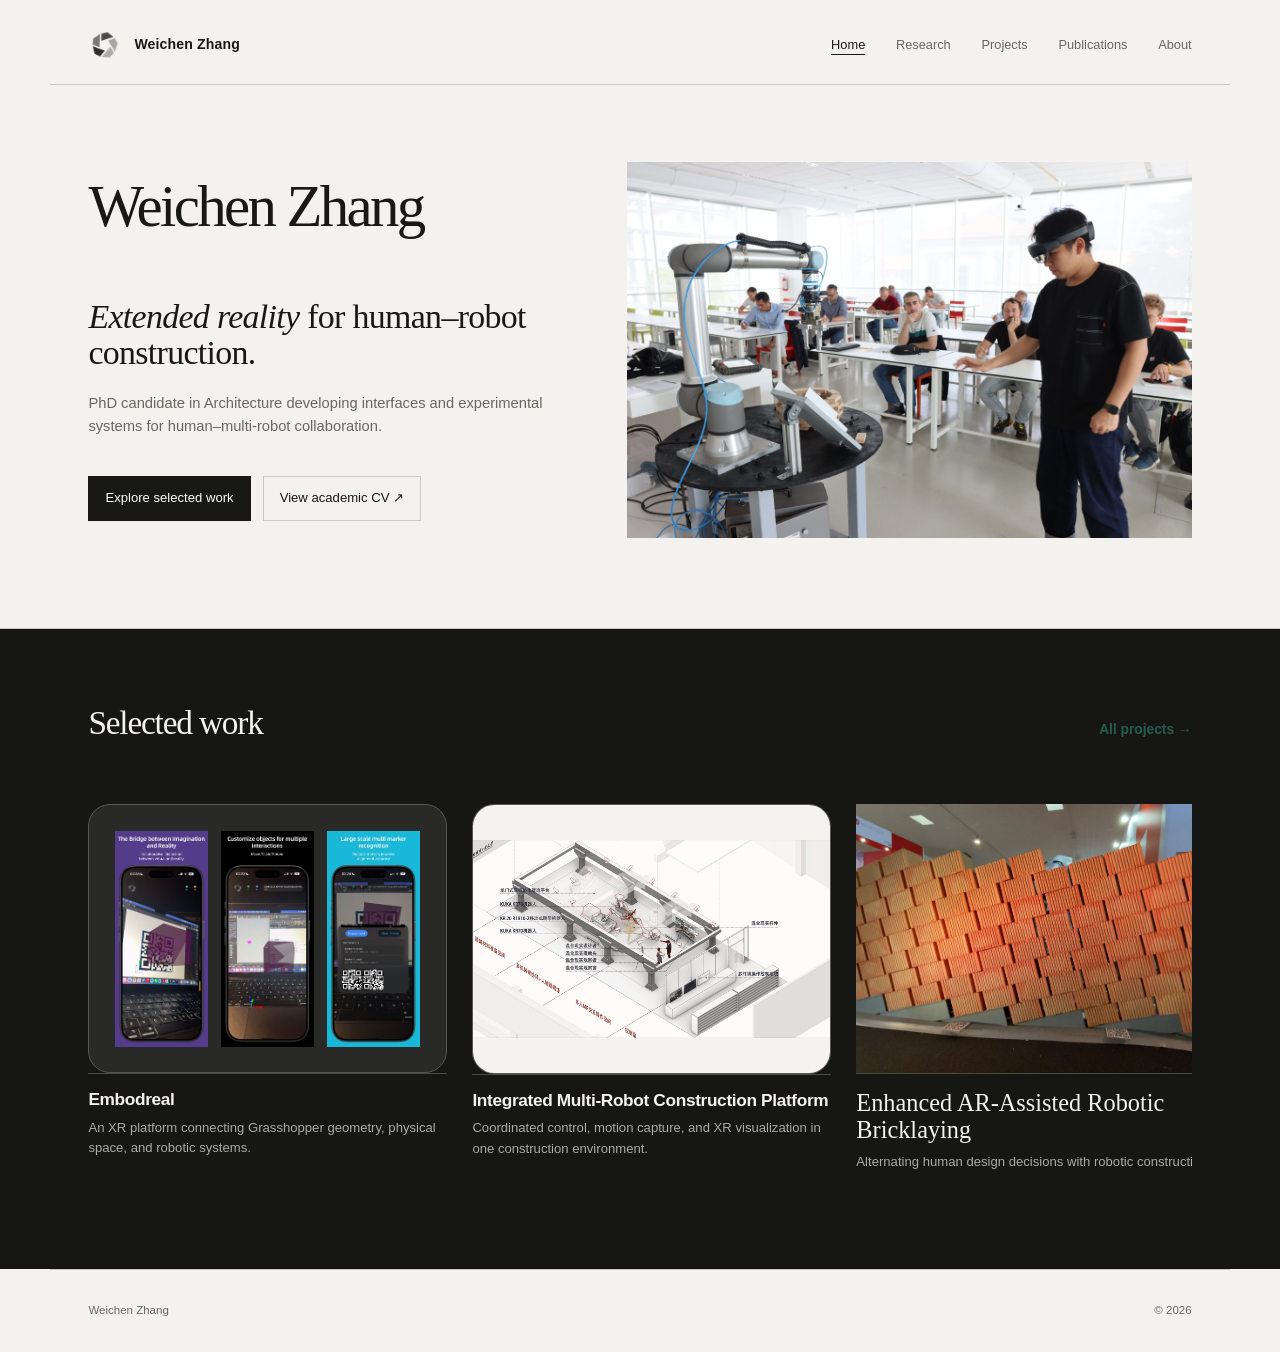
<file: index.html>
<!doctype html>
<html lang="en">
<head>
  <meta charset="utf-8">
  <meta name="viewport" content="width=device-width, initial-scale=1">
  <title>Weichen Zhang · Architectural Robotics and Human–Robot Interaction</title>
  <meta name="description" content="Weichen Zhang is a PhD candidate researching extended reality, embodied interaction, and human–multi-robot collaboration in architectural construction.">
  <meta name="theme-color" content="#f5f7f8">
  <meta property="og:title" content="Weichen Zhang · Academic Portfolio">
  <meta property="og:description" content="Research in architectural robotics, extended reality, and human–robot interaction.">
  <link rel="icon" href="assets/brand-mark-grayscale.png" type="image/png">
  <link rel="stylesheet" href="styles-studio.css?v=20261103-3">
  <script type="application/ld+json">
  {
    "@context": "https://schema.org",
    "@type": "Person",
    "name": "Weichen Zhang",
    "jobTitle": "PhD Candidate in Architecture",
    "affiliation": {"@type": "CollegeOrUniversity", "name": "Harbin Institute of Technology"},
    "email": "mailto:zhang.weichen@outlook.com",
    "sameAs": [
      "https://scholar.google.com/citations?user=GpyMK5IAAAAJ&hl=en",
      "https://www.food4rhino.com/en/app/embodreal",
      "https://apps.apple.com/us/app/embodreal/id6759728608"
    ],
    "knowsAbout": ["Architectural robotics", "Extended reality", "Human-robot interaction", "Robotic construction", "Computational design"]
  }
  </script>
</head>
<body class="page-home">
  <a class="skip-link" href="#main">Skip to content</a>
  <header class="site-header">
    <a class="brand" href="index.html" aria-label="Weichen Zhang home">
      <span class="brand-mark"><img src="assets/brand-mark-grayscale.png" alt=""></span><strong>Weichen Zhang</strong>
    </a>
    <button class="nav-toggle" type="button" aria-expanded="false" aria-controls="site-nav">
      <span>Menu</span><i aria-hidden="true"></i>
    </button>
    <nav id="site-nav" aria-label="Primary navigation" data-open="false">
      <a href="index.html" aria-current="page">Home</a>
      <a href="research.html">Research</a>
      <a href="projects.html">Projects</a>
      <a href="publications.html">Publications</a>
      <a href="about.html">About</a>
    </nav>
  </header>

  <main id="main">
    <section class="hero" id="top" aria-labelledby="hero-title">
      <div class="hero-grid">
        <div class="hero-copy">
          <h1 id="hero-title">Weichen Zhang</h1>
          <p class="hero-focus"><em>Extended reality</em> for human–robot construction.</p>
          <p class="hero-statement">PhD candidate in Architecture developing interfaces and experimental systems for human–multi-robot collaboration.</p>
          <div class="hero-actions">
            <a class="button button--primary" href="projects.html">Explore selected work</a>
            <a class="button" href="assets/Weichen-Zhang-Academic-CV.pdf?v=20261103-2" target="_blank">View academic CV <span aria-hidden="true">↗</span></a>
          </div>
        </div>
        <figure class="hero-photo">
          <img src="assets/weichen-zhang-xr-robotics.jpg" width="2400" height="1600" alt="Weichen Zhang using an extended-reality headset beside a robotic fabrication setup" fetchpriority="high">
        </figure>
      </div>
    </section>

    <section class="section projects-section" aria-labelledby="projects-title">
      <div class="section-intro section-intro--compact">
        <h2 id="projects-title">Selected work</h2>
        <a class="section-link" href="projects.html">All projects <span aria-hidden="true">→</span></a>
      </div>
      <div data-project-list data-view="home"></div>
    </section>
  </main>

  <footer>
    <p>Weichen Zhang</p>
    <p>PhD Candidate in Architecture · Harbin Institute of Technology</p>
    <p>© <span id="year">2026</span></p>
  </footer>
  <script src="data.js?v=20261103-3"></script>
  <script src="app.js?v=20261103-3"></script>
</body>
</html>
</file>
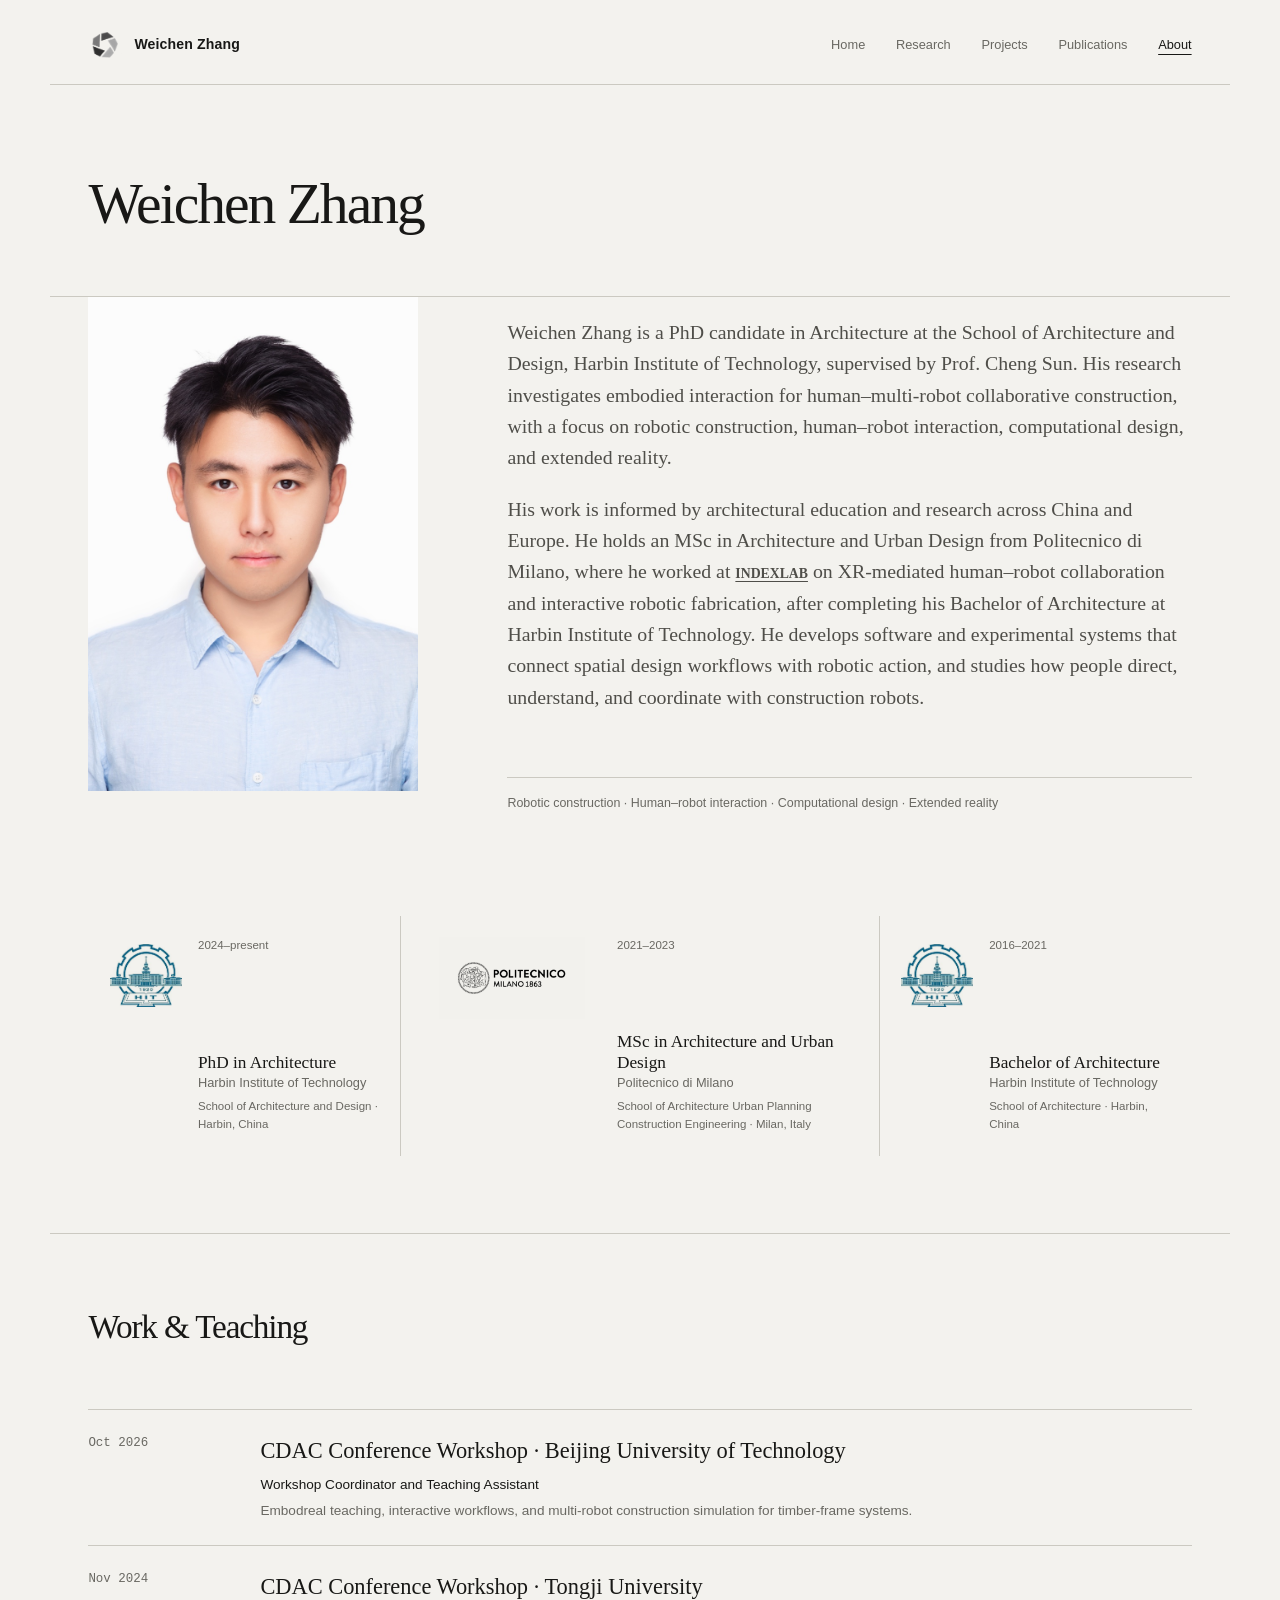
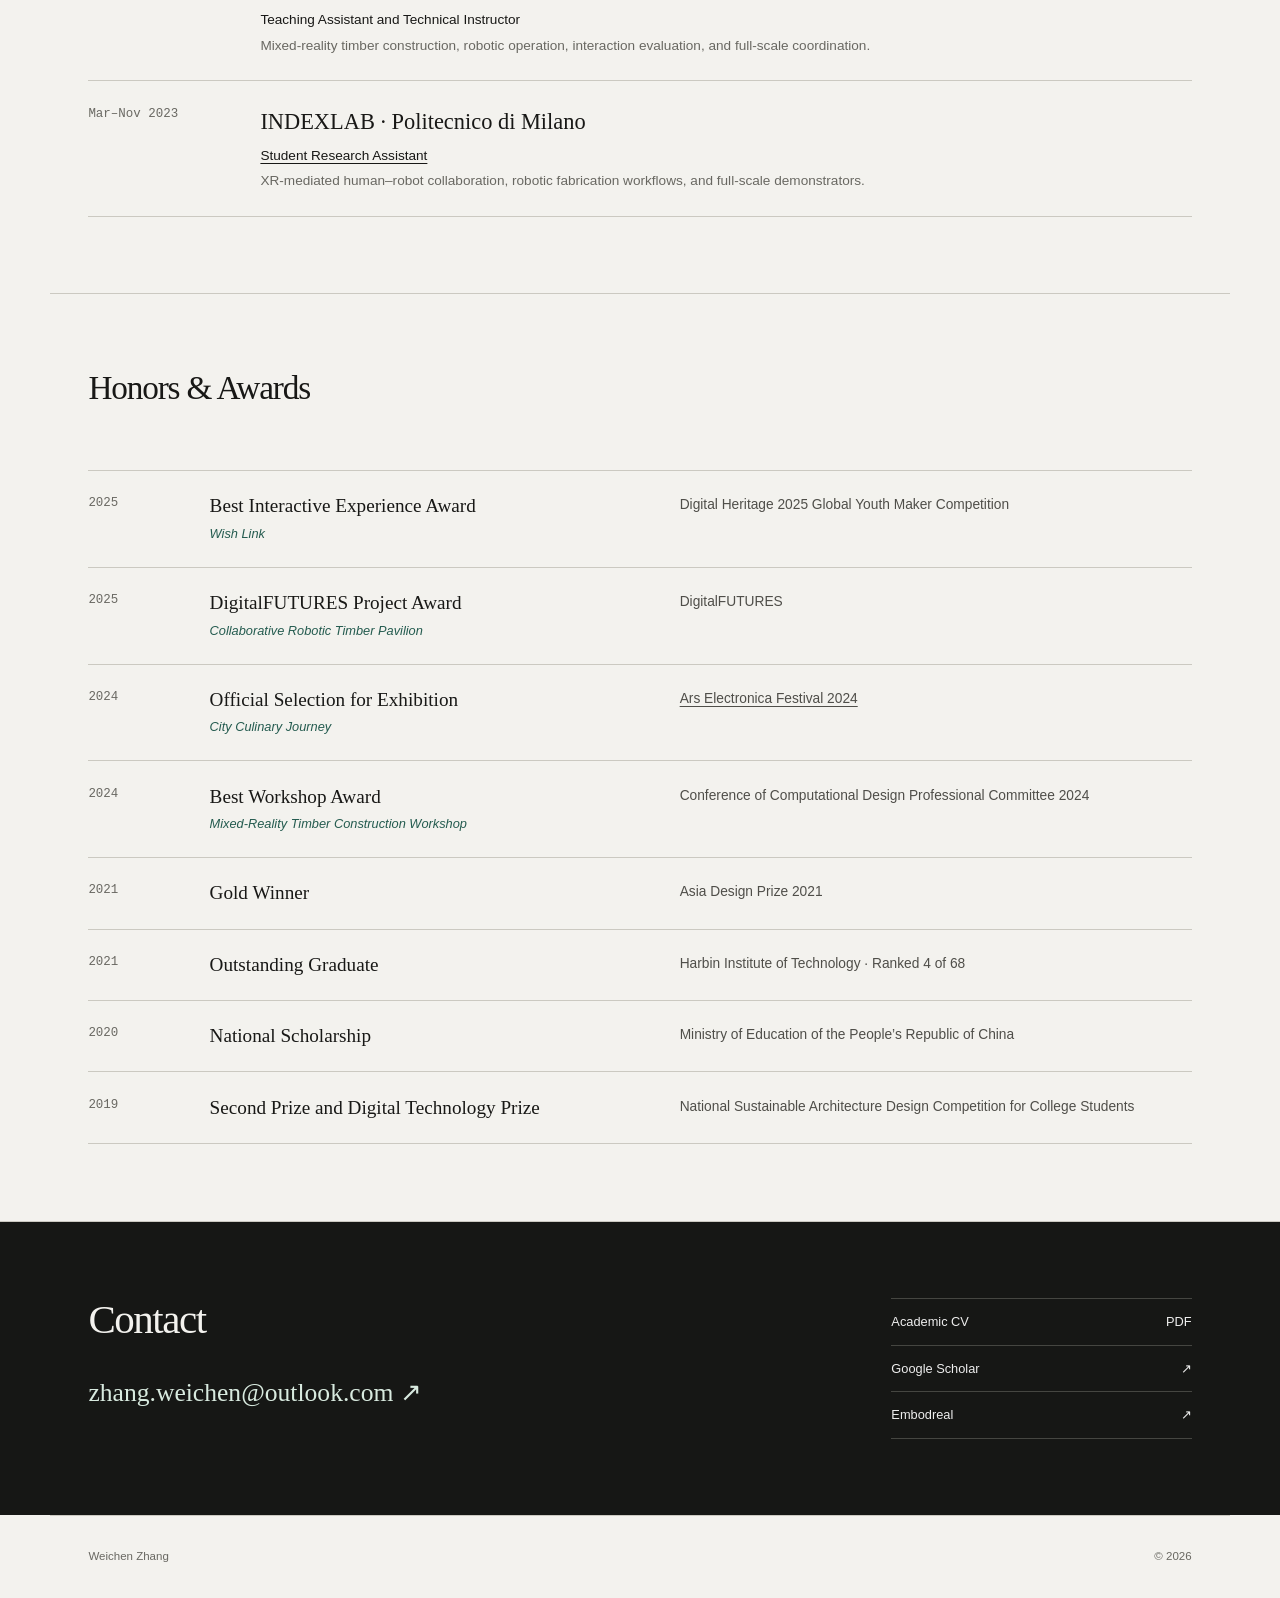
<file: about.html>
<!doctype html>
<html lang="en">
<head>
  <meta charset="utf-8">
  <meta name="viewport" content="width=device-width, initial-scale=1">
  <title>About · Weichen Zhang</title>
  <meta name="description" content="Biography, academic background, experience, recognition, and contact information for Weichen Zhang.">
  <meta name="theme-color" content="#f5f5f7">
  <link rel="icon" href="assets/brand-mark-grayscale.png" type="image/png">
  <link rel="stylesheet" href="styles-studio.css?v=20261103-3">
</head>
<body class="page-inner page-about">
  <a class="skip-link" href="#main">Skip to content</a>
  <header class="site-header">
    <a class="brand" href="index.html" aria-label="Weichen Zhang home"><span class="brand-mark"><img src="assets/brand-mark-grayscale.png" alt=""></span><strong>Weichen Zhang</strong></a>
    <button class="nav-toggle" type="button" aria-expanded="false" aria-controls="site-nav"><span>Menu</span><i aria-hidden="true"></i></button>
    <nav id="site-nav" aria-label="Primary navigation" data-open="false">
      <a href="index.html">Home</a><a href="research.html">Research</a><a href="projects.html">Projects</a><a href="publications.html">Publications</a><a href="about.html" aria-current="page">About</a>
    </nav>
  </header>
  <main id="main">
    <header class="page-hero page-hero--about"><h1>Weichen Zhang</h1></header>
    <section class="section profile-section" aria-labelledby="about-title">
      <div class="profile-layout">
        <figure class="profile-portrait"><img src="assets/weichen-zhang-portrait.jpg" width="801" height="1200" alt="Portrait of Weichen Zhang"></figure>
        <div class="profile-copy">
          <h2 id="about-title" class="visually-hidden">About</h2>
          <p>Weichen Zhang is a PhD candidate in Architecture at the School of Architecture and Design, Harbin Institute of Technology, supervised by Prof. Cheng Sun. His research investigates embodied interaction for human–multi-robot collaborative construction, with a focus on robotic construction, human–robot interaction, computational design, and extended reality.</p>
          <p>His work is informed by architectural education and research across China and Europe. He holds an MSc in Architecture and Urban Design from Politecnico di Milano, where he worked at <a class="text-link" href="https://www.indexlab.it/saie-2023" target="_blank" rel="noreferrer">INDEXLAB</a> on XR-mediated human–robot collaboration and interactive robotic fabrication, after completing his Bachelor of Architecture at Harbin Institute of Technology. He develops software and experimental systems that connect spatial design workflows with robotic action, and studies how people direct, understand, and coordinate with construction robots.</p>
          <p class="research-areas">Robotic construction · Human–robot interaction · Computational design · Extended reality</p>
        </div>
      </div>
      <ol class="education-strip" aria-label="Education">
        <li><img class="education-logo education-logo--hit" src="assets/education/hit-logo-user.png" alt="Harbin Institute of Technology emblem"><time>2024–present</time><div class="education-copy"><strong>PhD in Architecture</strong><span>Harbin Institute of Technology</span><em>School of Architecture and Design · Harbin, China</em></div></li>
        <li><img class="education-logo education-logo--polimi" src="assets/education/polimi-logo-user.png" alt="Politecnico di Milano emblem"><time>2021–2023</time><div class="education-copy"><strong>MSc in Architecture and Urban Design</strong><span>Politecnico di Milano</span><em>School of Architecture Urban Planning Construction Engineering · Milan, Italy</em></div></li>
        <li><img class="education-logo education-logo--hit" src="assets/education/hit-logo-user.png" alt="Harbin Institute of Technology emblem"><time>2016–2021</time><div class="education-copy"><strong>Bachelor of Architecture</strong><span>Harbin Institute of Technology</span><em>School of Architecture · Harbin, China</em></div></li>
      </ol>
    </section>
    <section class="section experience-section" aria-labelledby="experience-title">
      <div class="section-intro section-intro--compact"><h2 id="experience-title">Work &amp; Teaching</h2></div>
      <div id="experience-list" class="experience-list"></div>
    </section>
    <section class="section honors-section" aria-labelledby="honors-title">
      <div class="section-intro section-intro--compact"><h2 id="honors-title">Honors &amp; Awards</h2></div>
      <ul id="honors-list" class="honors-list"></ul>
    </section>
    <section class="contact section" id="contact" aria-labelledby="contact-title">
      <div class="contact-main">
        <h2 id="contact-title">Contact</h2>
        <a class="contact-email" href="mailto:zhang.weichen@outlook.com">zhang.weichen@outlook.com <span aria-hidden="true">↗</span></a>
      </div>
      <div class="contact-links">
        <a href="assets/Weichen-Zhang-Academic-CV.pdf?v=20261103-2" target="_blank">Academic CV <span>PDF</span></a>
        <a href="https://scholar.google.com/citations?user=GpyMK5IAAAAJ&hl=en" target="_blank" rel="noreferrer">Google Scholar <span>↗</span></a>
        <a href="https://www.food4rhino.com/en/app/embodreal" target="_blank" rel="noreferrer">Embodreal <span>↗</span></a>
      </div>
    </section>
  </main>
  <footer><p>Weichen Zhang</p><p>PhD Candidate in Architecture · Harbin Institute of Technology</p><p>© <span id="year">2026</span></p></footer>
  <script src="data.js?v=20261103-3"></script>
  <script src="app.js?v=20261103-3"></script>
</body>
</html>
</file>
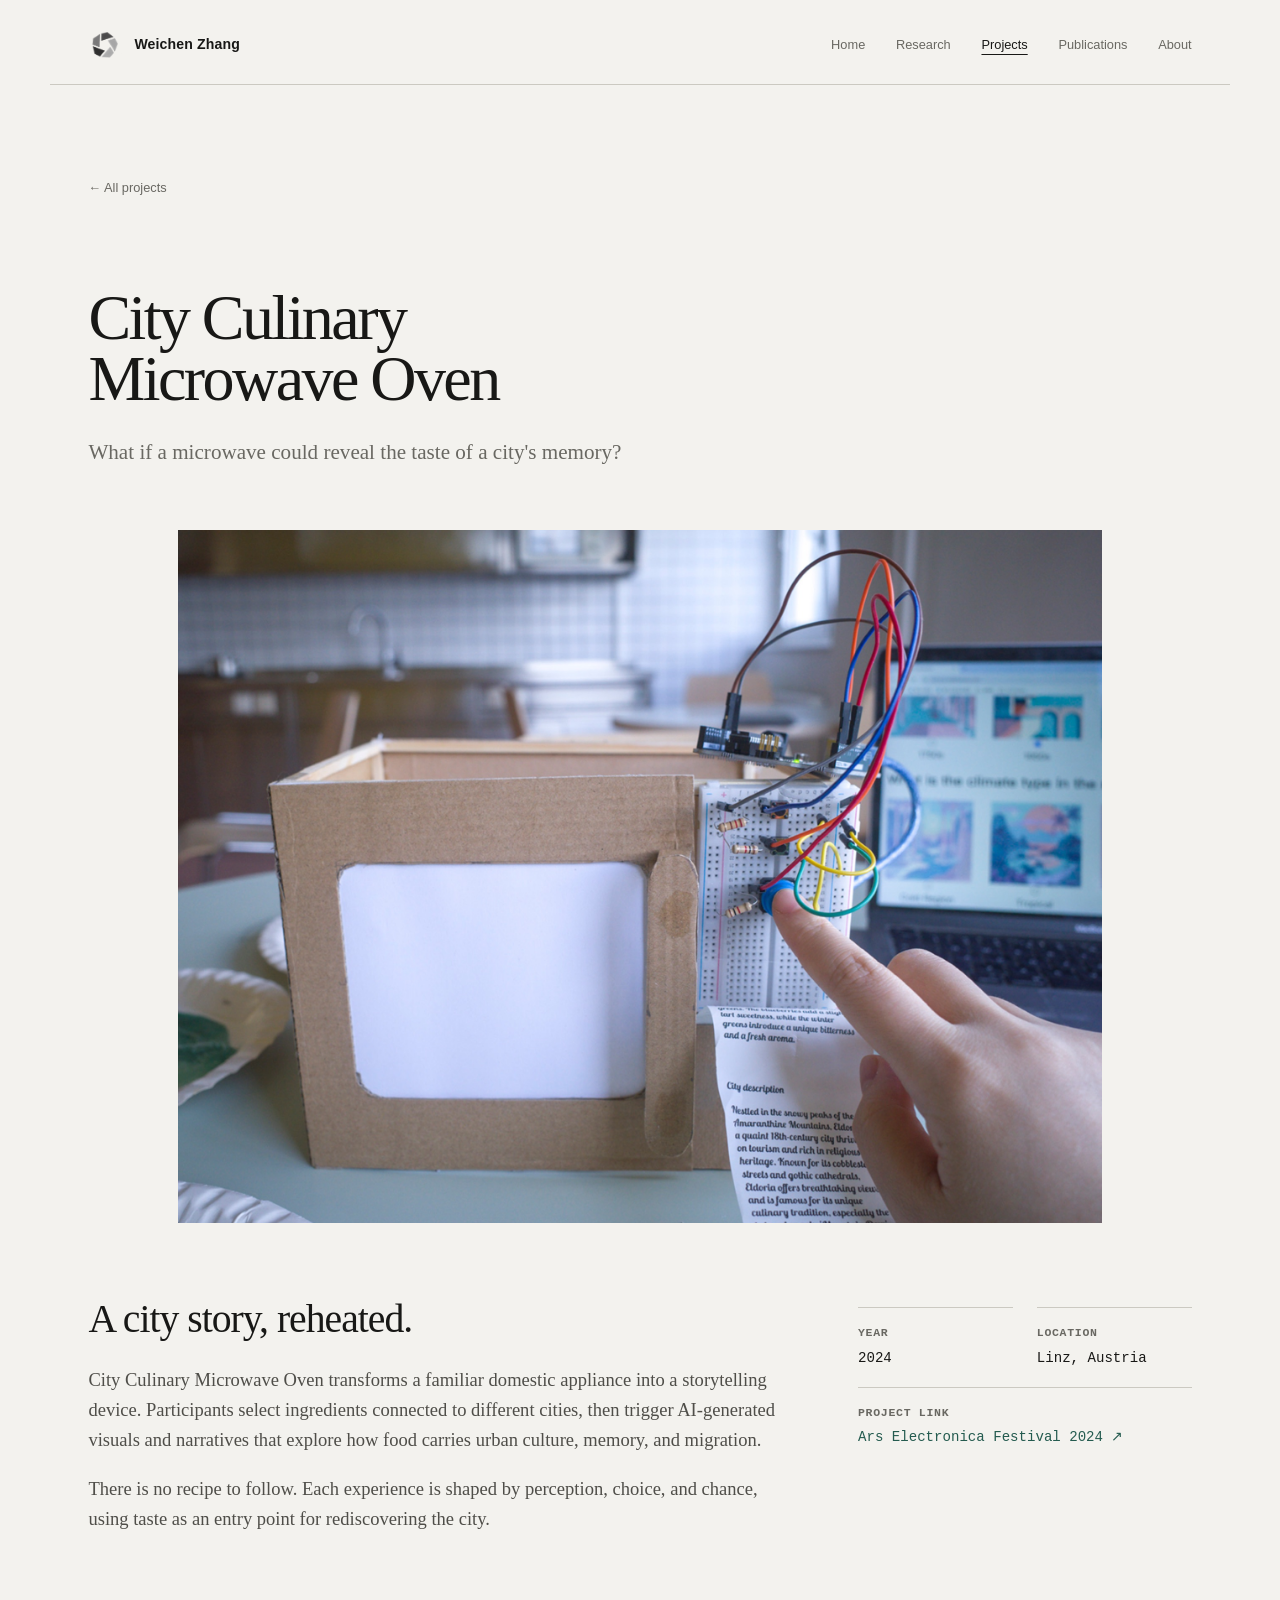
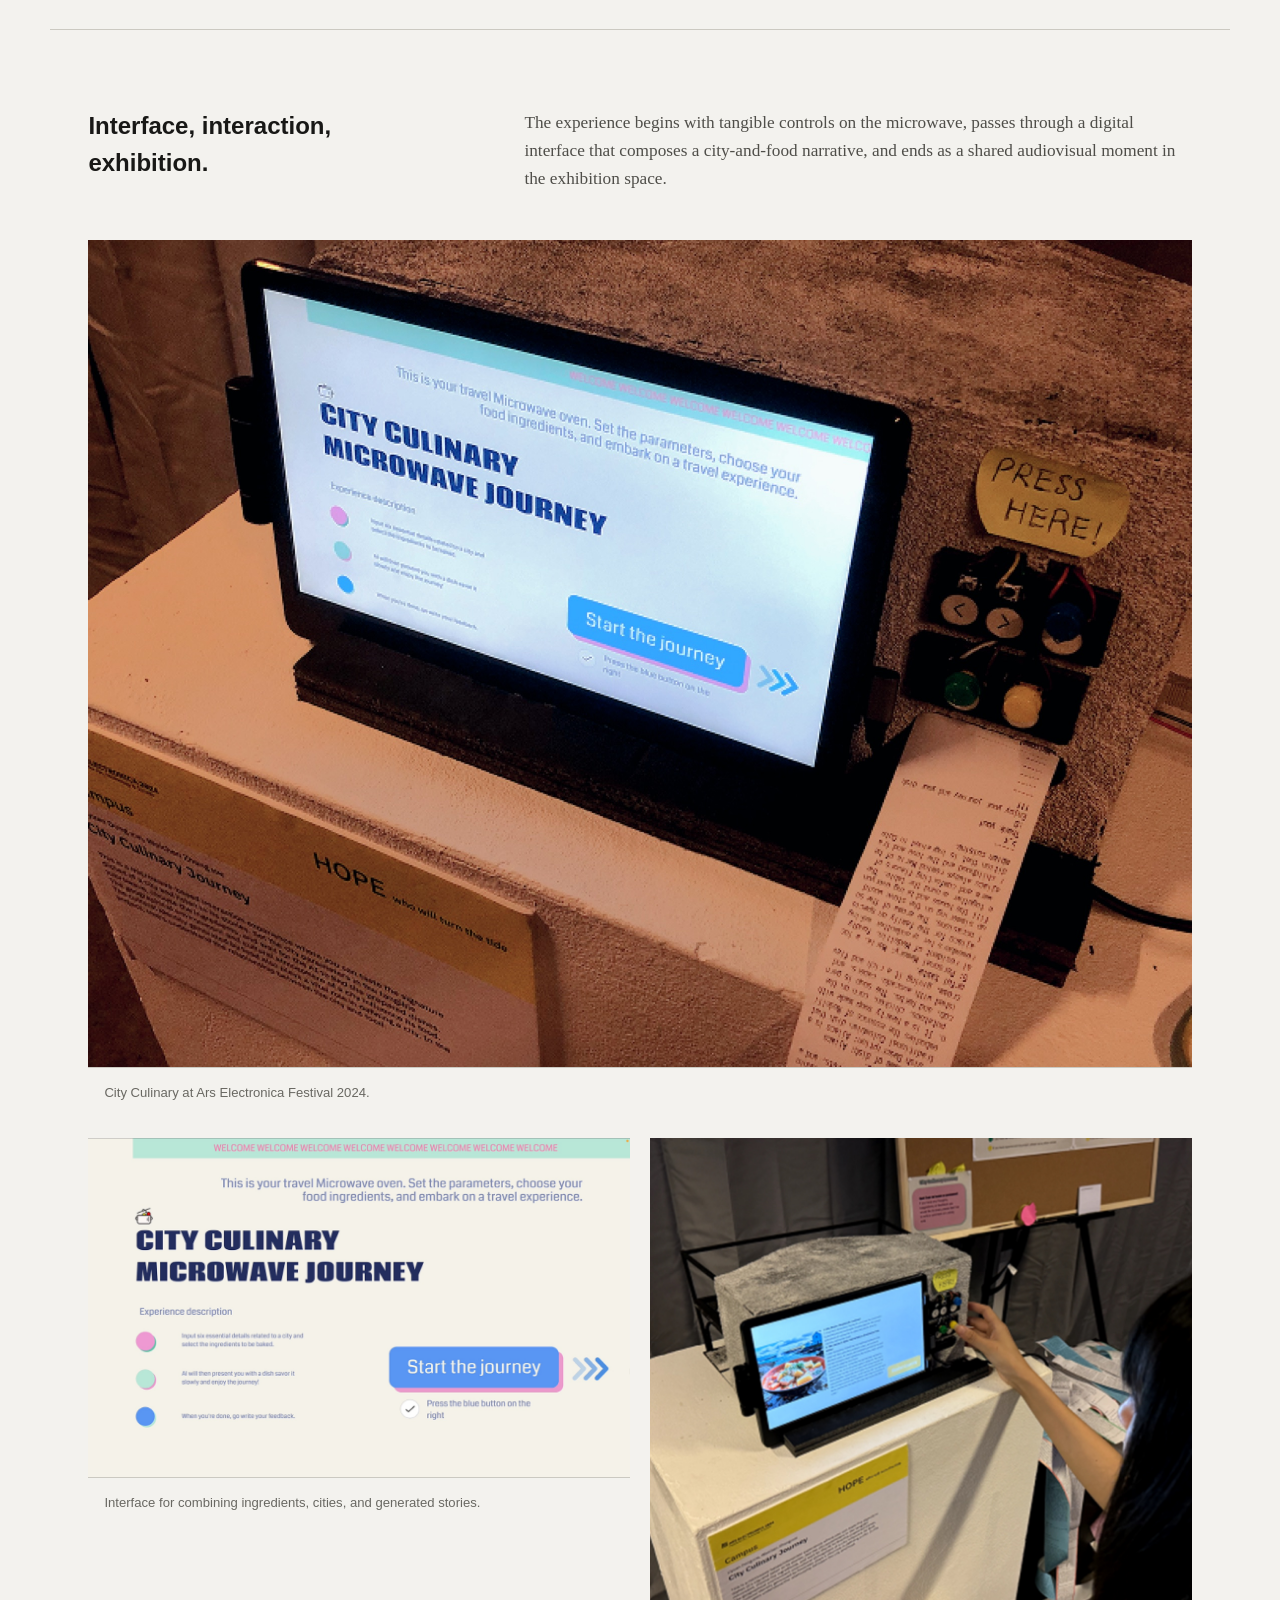
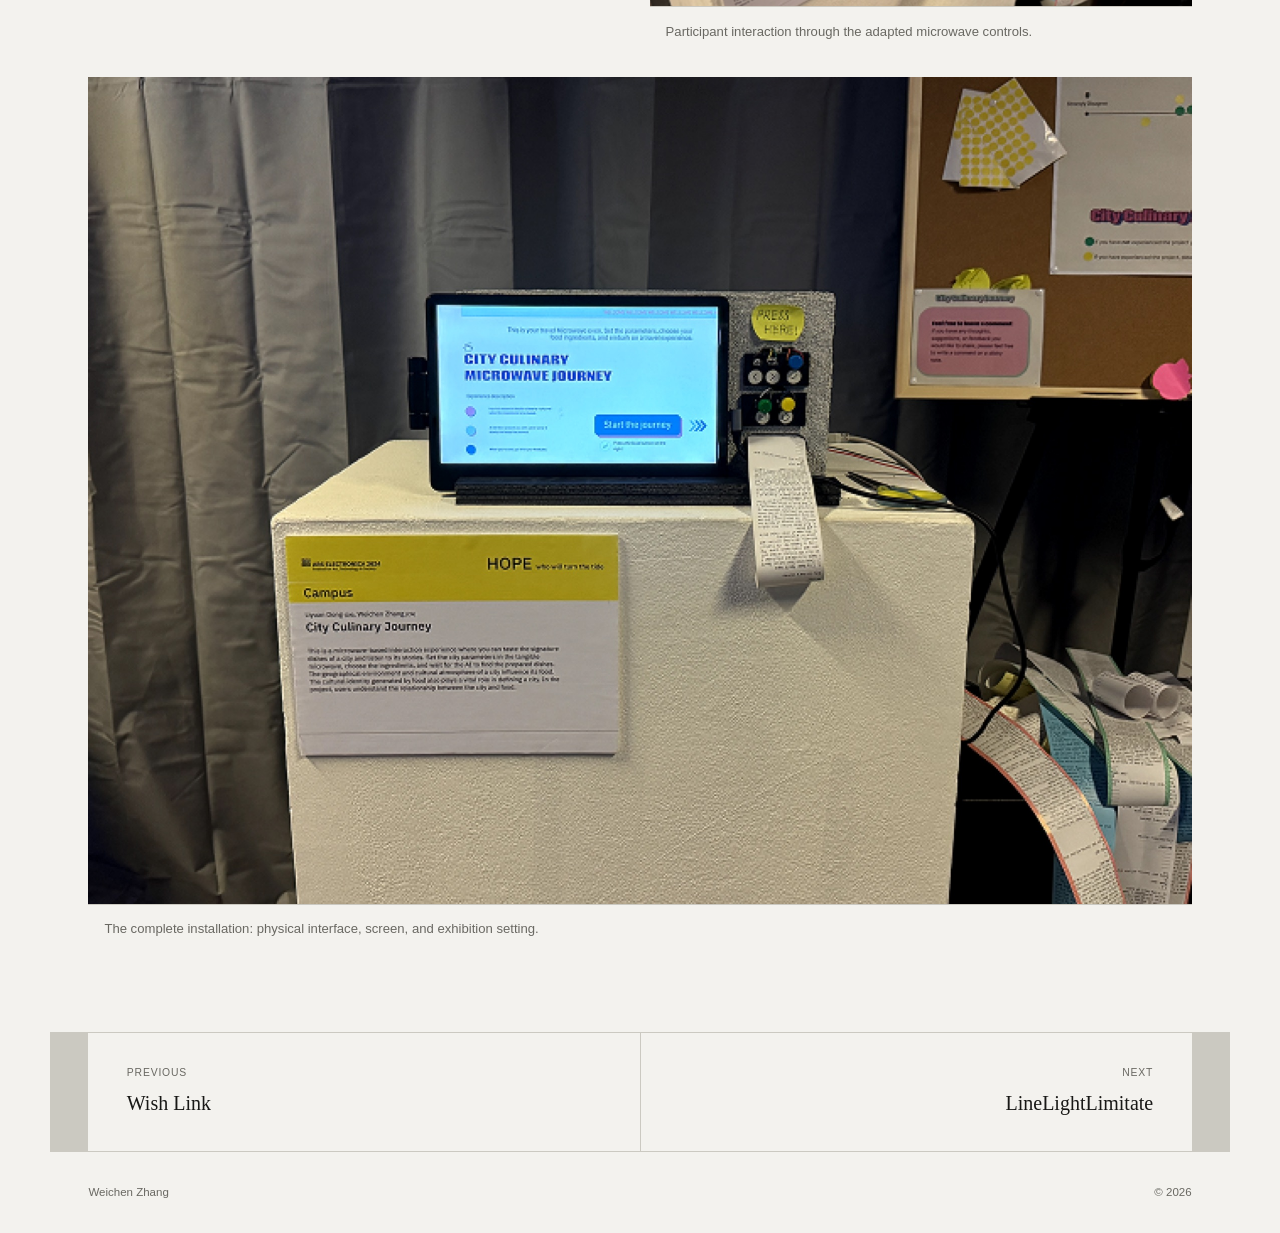
<file: project-city-culinary.html>
<!doctype html>
<html lang="en">
<head>
  <meta charset="utf-8"><meta name="viewport" content="width=device-width, initial-scale=1">
  <title>City Culinary Microwave Oven · Weichen Zhang</title>
  <meta name="description" content="City Culinary Microwave Oven, an interactive installation by Liyuan Dong and Weichen Zhang exhibited at Ars Electronica Festival 2024.">
  <meta name="theme-color" content="#f5f5f7"><link rel="icon" href="assets/brand-mark-grayscale.png" type="image/png"><link rel="stylesheet" href="styles-studio.css?v=20261103-3">
</head>
<body class="page-inner project-detail-page project-detail--culinary">
  <a class="skip-link" href="#main">Skip to content</a>
  <header class="site-header"><a class="brand" href="index.html" aria-label="Weichen Zhang home"><span class="brand-mark"><img src="assets/brand-mark-grayscale.png" alt=""></span><strong>Weichen Zhang</strong></a><button class="nav-toggle" type="button" aria-expanded="false" aria-controls="site-nav"><span>Menu</span><i aria-hidden="true"></i></button><nav id="site-nav" aria-label="Primary navigation" data-open="false"><a href="index.html">Home</a><a href="research.html">Research</a><a href="projects.html" aria-current="page">Projects</a><a href="publications.html">Publications</a><a href="about.html">About</a></nav></header>
  <main id="main">
    <header class="project-detail-hero"><a class="project-back" href="projects.html">← All projects</a><p class="project-detail-kicker">Interactive installation · Linz · 2024</p><h1>City Culinary<br>Microwave Oven</h1><p class="project-detail-deck">What if a microwave could reveal the taste of a city's memory?</p></header>
    <figure class="project-detail-cover"><img src="assets/projects/city-culinary/prototype.jpg" alt="The City Culinary microwave prototype with its tangible control interface"></figure>
    <section class="project-detail-overview" aria-labelledby="overview-title"><div><h2 id="overview-title">A city story, reheated.</h2><p>City Culinary Microwave Oven transforms a familiar domestic appliance into a storytelling device. Participants select ingredients connected to different cities, then trigger AI-generated visuals and narratives that explore how food carries urban culture, memory, and migration.</p><p>There is no recipe to follow. Each experience is shaped by perception, choice, and chance, using taste as an entry point for rediscovering the city.</p></div><dl class="project-facts"><div><dt>Year</dt><dd>2024</dd></div><div><dt>Location</dt><dd>Linz, Austria</dd></div><div class="project-fact-wide"><dt>Project link</dt><dd><a href="https://ars.electronica.art/hope/en/city-culinary-journey/" target="_blank" rel="noreferrer">Ars Electronica Festival 2024 ↗</a></dd></div></dl></section>
    <section class="project-detail-gallery" aria-labelledby="gallery-title"><div class="project-story-copy"><h2 id="gallery-title">Interface, interaction, exhibition.</h2><p>The experience begins with tangible controls on the microwave, passes through a digital interface that composes a city-and-food narrative, and ends as a shared audiovisual moment in the exhibition space.</p></div><div class="project-gallery"><figure class="is-wide"><img src="assets/projects/city-culinary/exhibition.jpg" alt="City Culinary shown in an exhibition setting" loading="lazy"><figcaption>City Culinary at Ars Electronica Festival 2024.</figcaption></figure><figure><img src="assets/projects/city-culinary/interface.jpg" alt="Digital interface developed for City Culinary" loading="lazy"><figcaption>Interface for combining ingredients, cities, and generated stories.</figcaption></figure><figure><img src="assets/projects/city-culinary/interaction.jpg" alt="A participant interacting with the City Culinary installation" loading="lazy"><figcaption>Participant interaction through the adapted microwave controls.</figcaption></figure><figure class="is-wide"><img src="assets/projects/city-culinary/installation.jpg" alt="Installed City Culinary microwave and display" loading="lazy"><figcaption>The complete installation: physical interface, screen, and exhibition setting.</figcaption></figure></div></section>
    <nav class="project-detail-nav" aria-label="Project navigation"><a href="project-wish-link.html"><span>Previous</span>Wish Link</a><a href="project-line-light-limitate.html"><span>Next</span>LineLightLimitate</a></nav>
  </main>
  <footer><p>Weichen Zhang</p><p>PhD Candidate in Architecture · Harbin Institute of Technology</p><p>© <span id="year">2026</span></p></footer><script src="data.js?v=20261103-3"></script><script src="app.js?v=20261103-3"></script>
</body></html>
</file>
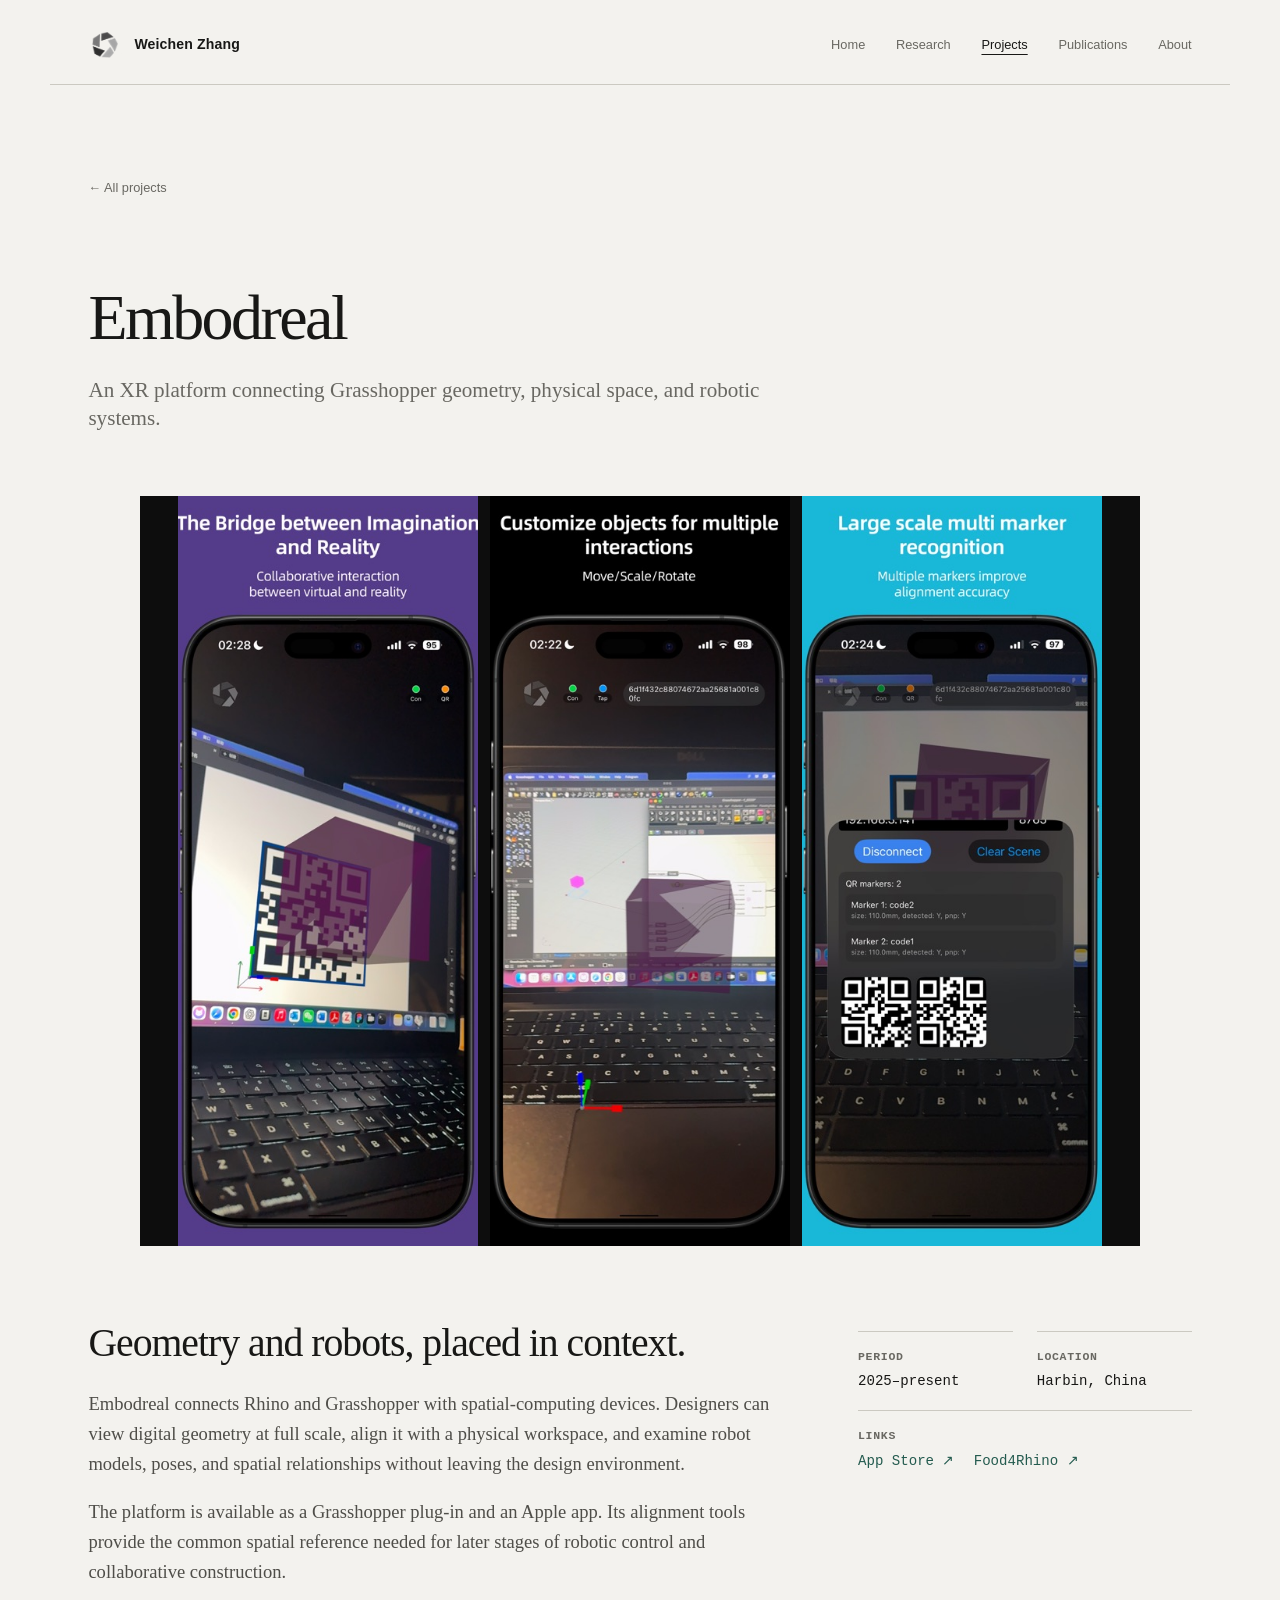
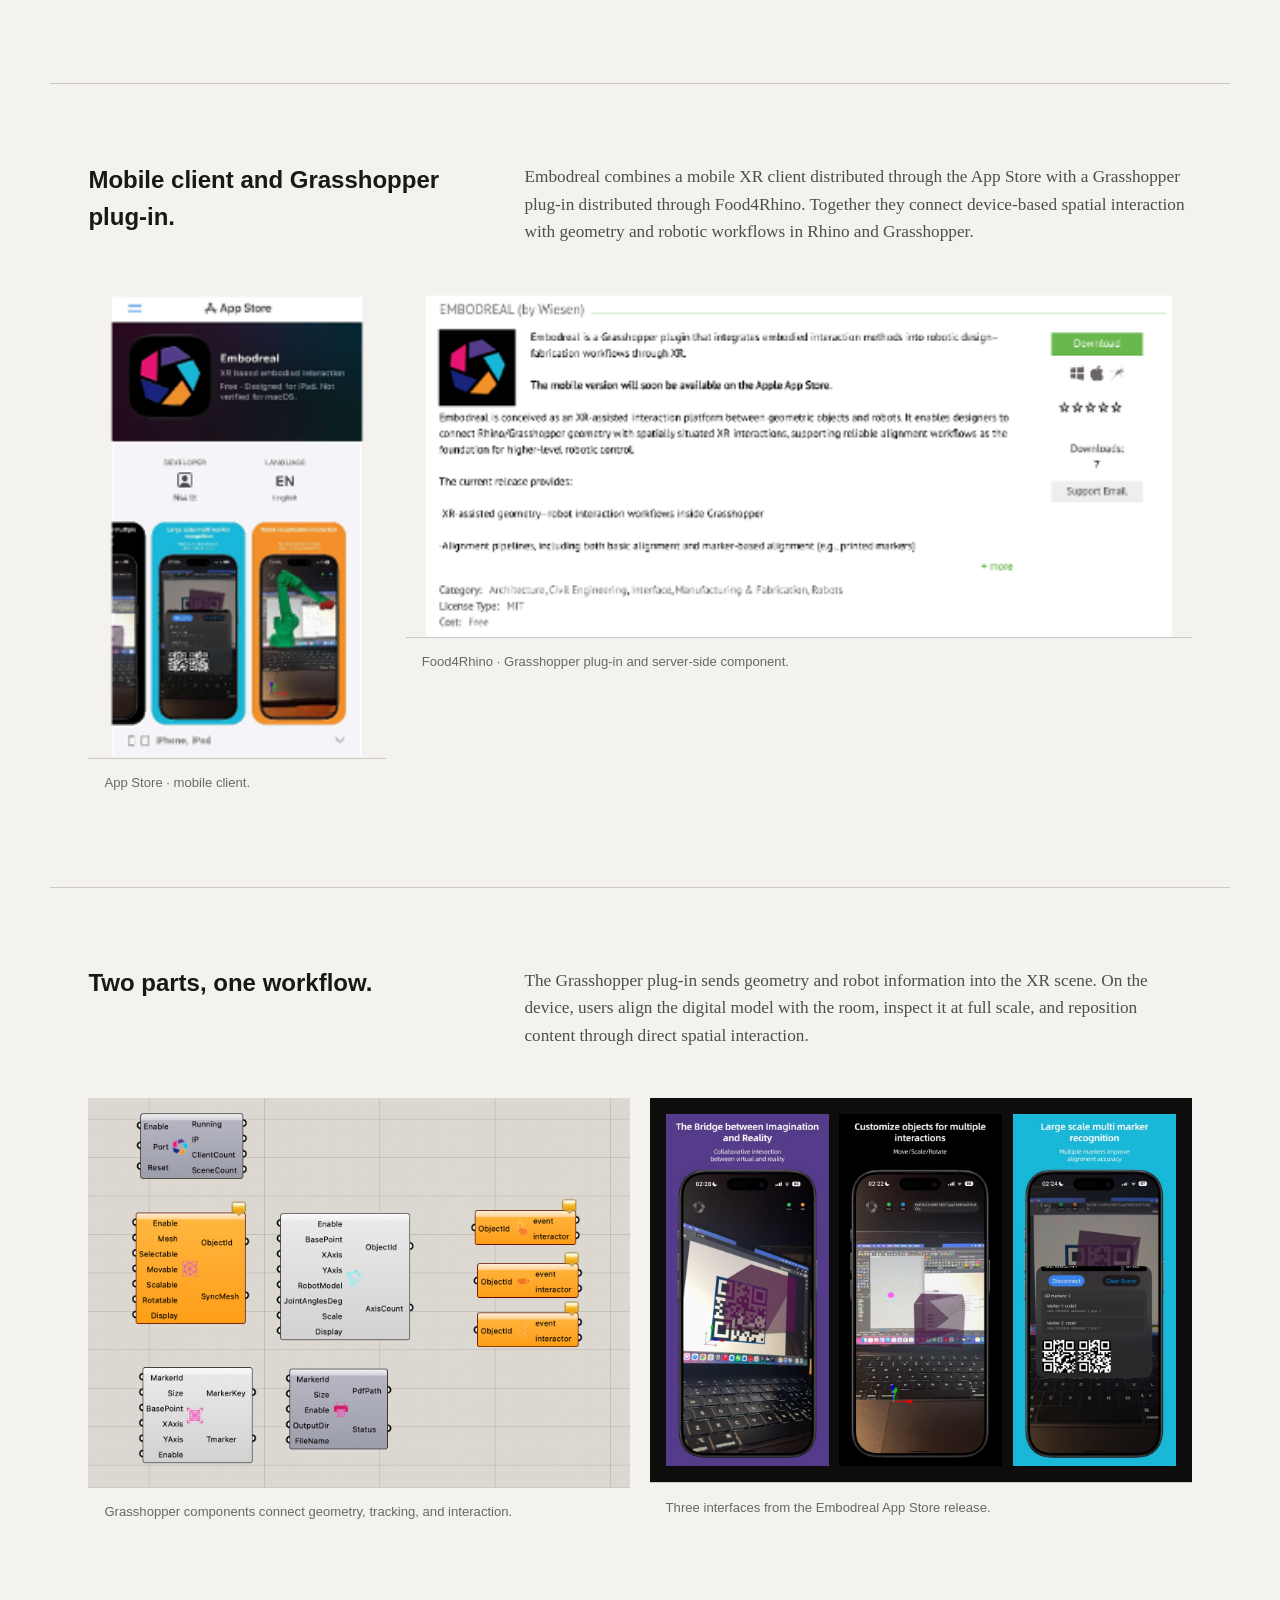
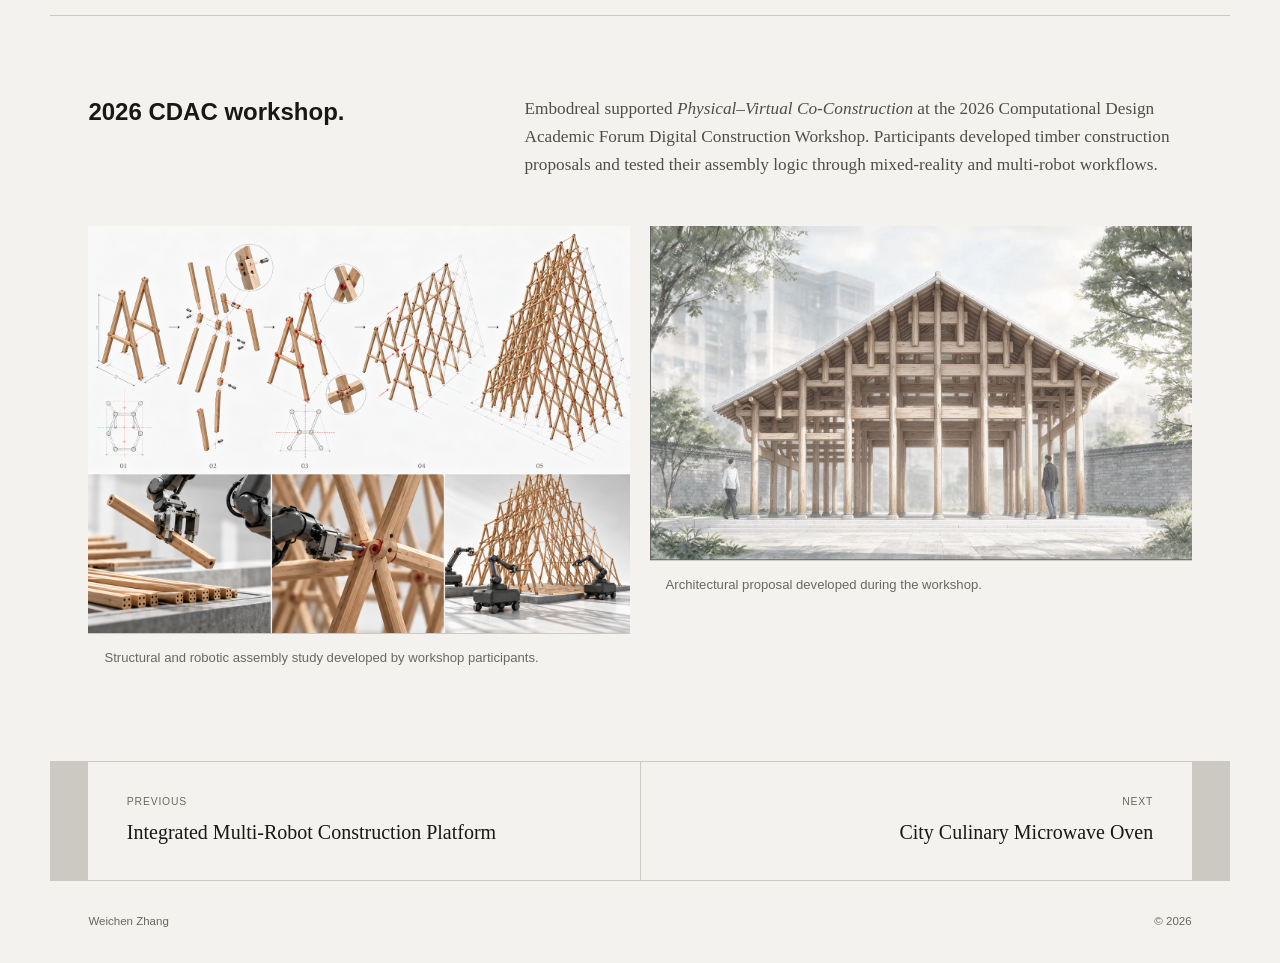
<file: project-embodreal.html>
<!doctype html>
<html lang="en">
<head><meta charset="utf-8"><meta name="viewport" content="width=device-width, initial-scale=1"><title>Embodreal · Weichen Zhang</title><meta name="description" content="Embodreal is a cross-platform XR interface connecting Rhino and Grasshopper with spatial-computing devices for design and robotic construction research."><meta name="theme-color" content="#f3f2ee"><link rel="icon" href="assets/brand-mark-grayscale.png" type="image/png"><link rel="stylesheet" href="styles-studio.css?v=20261103-3"></head>
<body class="page-inner project-detail-page"><a class="skip-link" href="#main">Skip to content</a>
  <header class="site-header"><a class="brand" href="index.html" aria-label="Weichen Zhang home"><span class="brand-mark"><img src="assets/brand-mark-grayscale.png" alt=""></span><strong>Weichen Zhang</strong></a><button class="nav-toggle" type="button" aria-expanded="false" aria-controls="site-nav"><span>Menu</span><i aria-hidden="true"></i></button><nav id="site-nav" aria-label="Primary navigation" data-open="false"><a href="index.html">Home</a><a href="research.html">Research</a><a href="projects.html" aria-current="page">Projects</a><a href="publications.html">Publications</a><a href="about.html">About</a></nav></header>
  <main id="main">
    <header class="project-detail-hero"><a class="project-back" href="projects.html">← All projects</a><h1>Embodreal</h1><p class="project-detail-deck">An XR platform connecting Grasshopper geometry, physical space, and robotic systems.</p></header>
    <figure class="project-detail-cover embodreal-cover-collage"><span><img src="assets/projects/embodreal/app-ui-1.jpg" alt="Embodreal marker alignment interface"></span><span><img src="assets/projects/embodreal/app-ui-2.jpg" alt="Embodreal direct manipulation interface"></span><span><img src="assets/projects/embodreal/app-ui-3.jpg" alt="Embodreal multi-marker recognition interface"></span></figure>
    <section class="project-detail-overview" aria-labelledby="embodreal-overview"><div><h2 id="embodreal-overview">Geometry and robots, placed in context.</h2><p>Embodreal connects Rhino and Grasshopper with spatial-computing devices. Designers can view digital geometry at full scale, align it with a physical workspace, and examine robot models, poses, and spatial relationships without leaving the design environment.</p><p>The platform is available as a Grasshopper plug-in and an Apple app. Its alignment tools provide the common spatial reference needed for later stages of robotic control and collaborative construction.</p></div><dl class="project-facts"><div><dt>Period</dt><dd>2025–present</dd></div><div><dt>Location</dt><dd>Harbin, China</dd></div><div class="project-fact-wide"><dt>Links</dt><dd class="fact-links"><a href="https://apps.apple.com/us/app/embodreal/id6759728608" target="_blank" rel="noreferrer">App Store ↗</a><a href="https://www.food4rhino.com/en/app/embodreal" target="_blank" rel="noreferrer">Food4Rhino ↗</a></dd></div></dl></section>
    <section class="project-detail-gallery" aria-labelledby="embodreal-distribution"><div class="project-story-copy"><h2 id="embodreal-distribution">Mobile client and Grasshopper plug-in.</h2><p>Embodreal combines a mobile XR client distributed through the App Store with a Grasshopper plug-in distributed through Food4Rhino. Together they connect device-based spatial interaction with geometry and robotic workflows in Rhino and Grasshopper.</p></div><div class="project-gallery platform-listings"><figure><img src="assets/projects/embodreal/app-store-listing-user.png" alt="Embodreal mobile client listing on the App Store" loading="lazy"><figcaption>App Store · mobile client.</figcaption></figure><figure><img src="assets/projects/embodreal/food4rhino-listing-user.png" alt="Embodreal Grasshopper plug-in listing on Food4Rhino" loading="lazy"><figcaption>Food4Rhino · Grasshopper plug-in and server-side component.</figcaption></figure></div></section>
    <section class="project-detail-gallery" aria-labelledby="embodreal-platform"><div class="project-story-copy"><h2 id="embodreal-platform">Two parts, one workflow.</h2><p>The Grasshopper plug-in sends geometry and robot information into the XR scene. On the device, users align the digital model with the room, inspect it at full scale, and reposition content through direct spatial interaction.</p></div><div class="project-gallery"><figure><img src="assets/projects/embodreal/grasshopper-components.png" alt="Embodreal components inside Grasshopper" loading="lazy"><figcaption>Grasshopper components connect geometry, tracking, and interaction.</figcaption></figure><figure class="app-ui-showcase"><div><img src="assets/projects/embodreal/app-ui-1.jpg" alt="Marker alignment"><img src="assets/projects/embodreal/app-ui-2.jpg" alt="Direct manipulation"><img src="assets/projects/embodreal/app-ui-3.jpg" alt="Multi-marker recognition"></div><figcaption>Three interfaces from the Embodreal App Store release.</figcaption></figure></div></section>
    <section class="project-detail-gallery" aria-labelledby="embodreal-workshop"><div class="project-story-copy"><h2 id="embodreal-workshop">2026 CDAC workshop.</h2><p>Embodreal supported <em>Physical–Virtual Co-Construction</em> at the 2026 Computational Design Academic Forum Digital Construction Workshop. Participants developed timber construction proposals and tested their assembly logic through mixed-reality and multi-robot workflows.</p></div><div class="project-gallery"><figure><img src="assets/projects/embodreal/workshop-student-system.png" alt="Participant proposal for a robotically assembled timber structure" loading="lazy"><figcaption>Structural and robotic assembly study developed by workshop participants.</figcaption></figure><figure><img src="assets/projects/embodreal/workshop-student-rendering.png" alt="Participant architectural rendering of the timber structure" loading="lazy"><figcaption>Architectural proposal developed during the workshop.</figcaption></figure></div></section>
    <nav class="project-detail-nav" aria-label="Project navigation"><a href="project-multi-robot-testbed.html"><span>Previous</span>Integrated Multi-Robot Construction Platform</a><a href="project-city-culinary.html"><span>Next</span>City Culinary Microwave Oven</a></nav>
  </main><footer><p>Weichen Zhang</p><p>PhD Candidate in Architecture · Harbin Institute of Technology</p><p>© <span id="year">2026</span></p></footer><script src="data.js?v=20261103-3"></script><script src="app.js?v=20261103-3"></script>
</body></html>
</file>
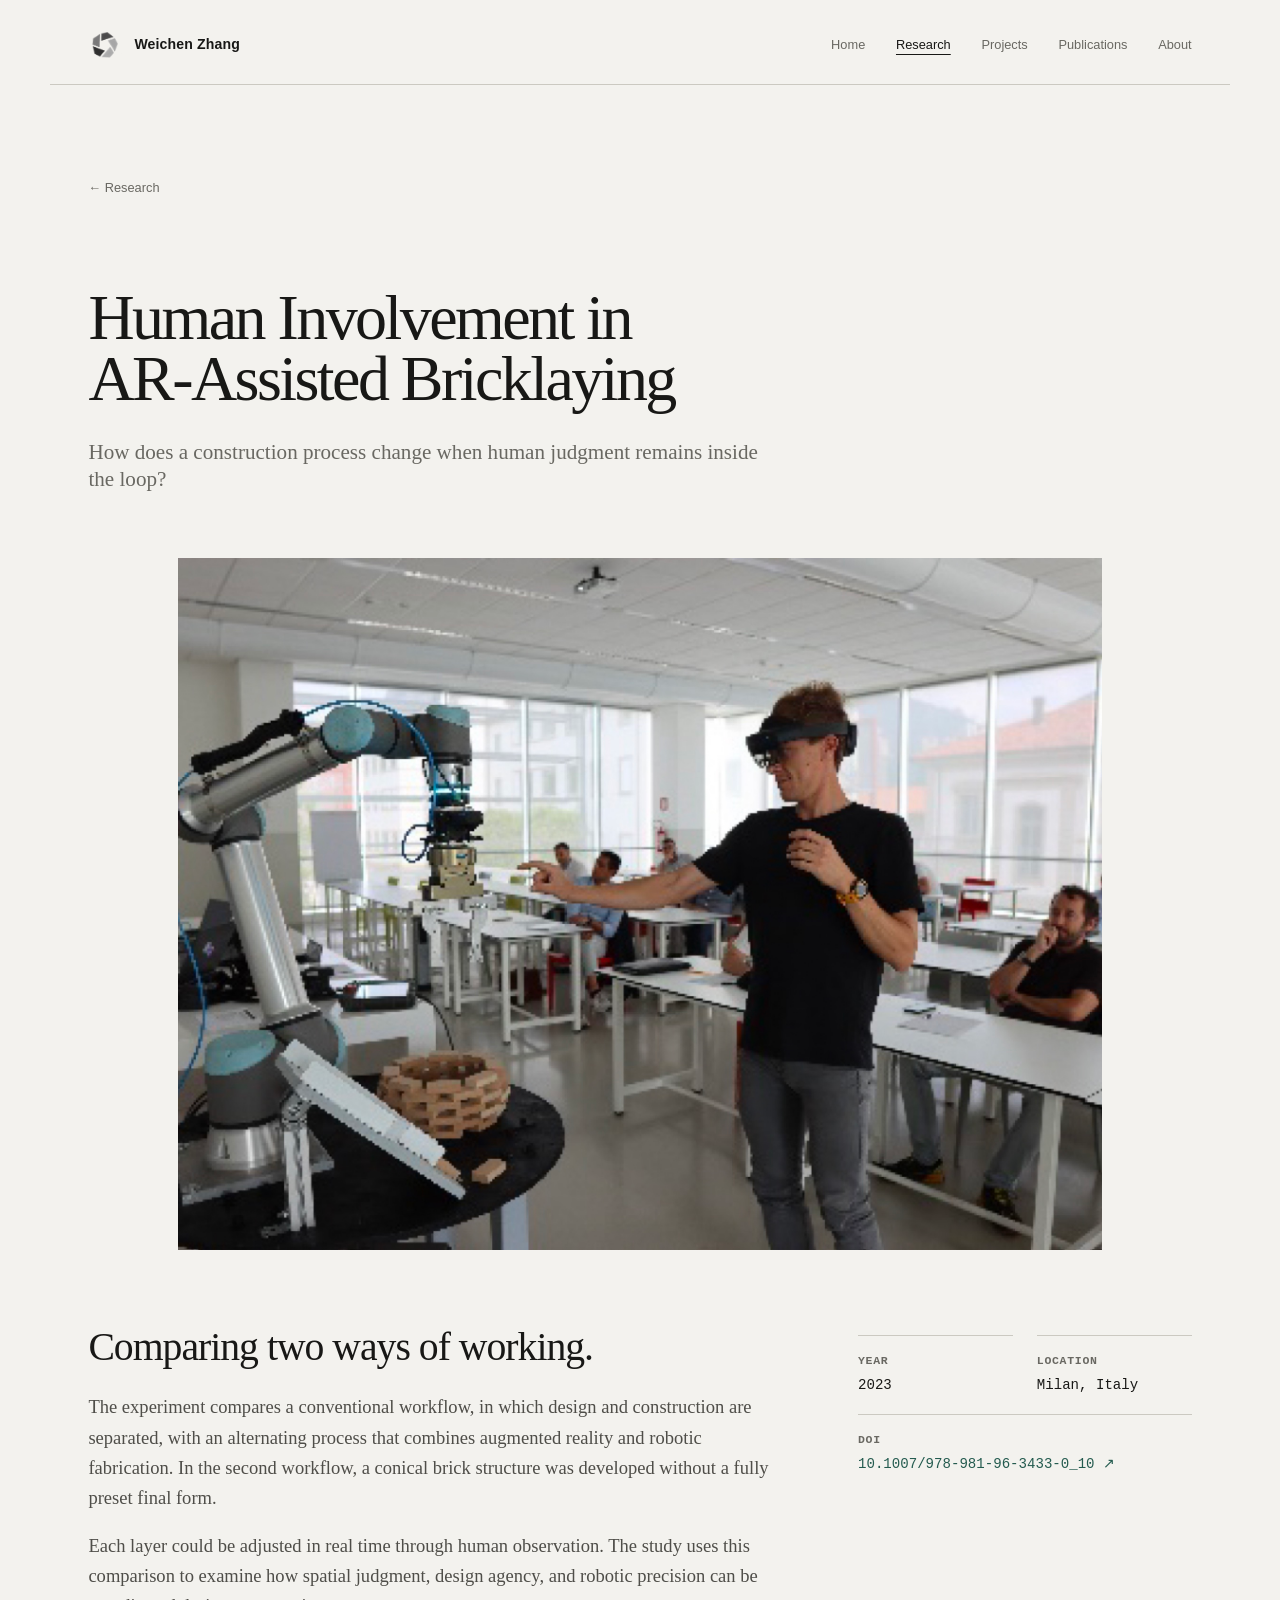
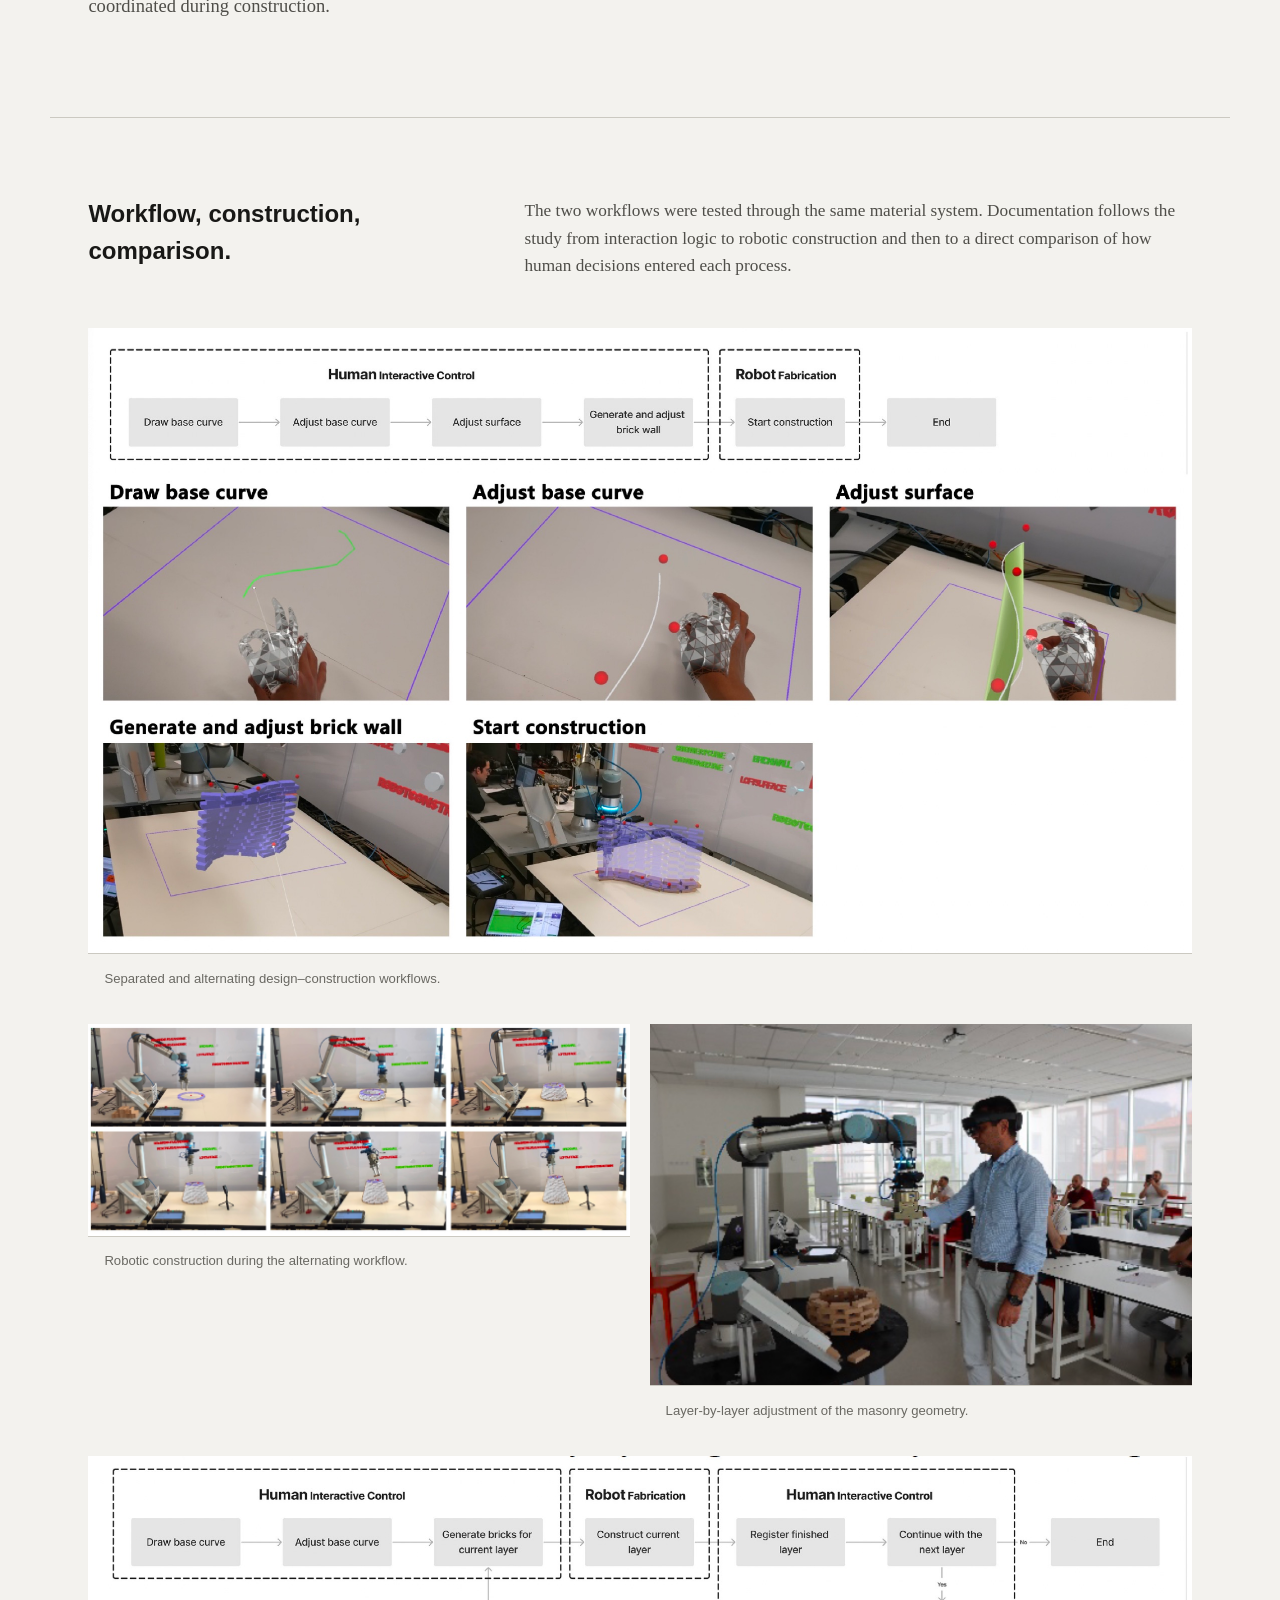
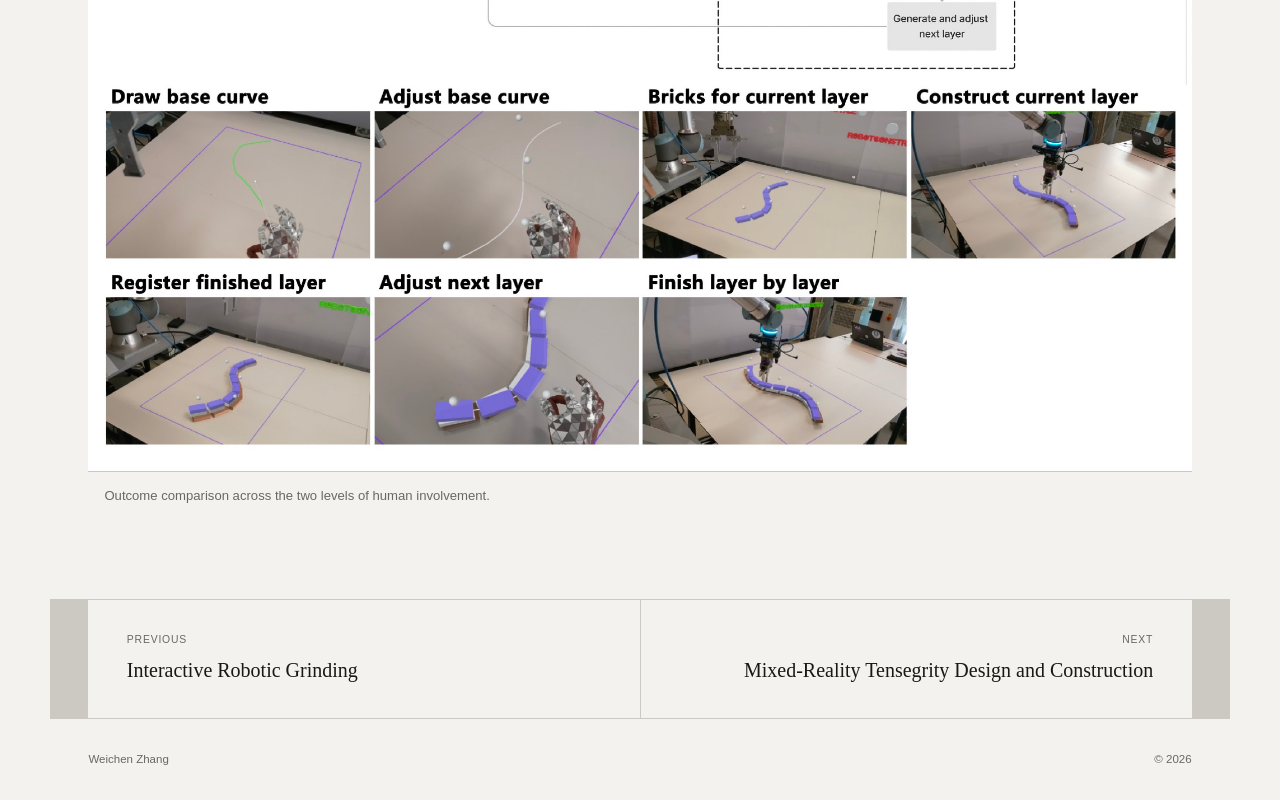
<file: project-human-involvement.html>
<!doctype html>
<html lang="en">
<head><meta charset="utf-8"><meta name="viewport" content="width=device-width, initial-scale=1"><title>Human Involvement in AR-Assisted Bricklaying · Weichen Zhang</title><meta name="description" content="A comparative experiment on human involvement in augmented-reality-assisted masonry design and robotic construction."><meta name="theme-color" content="#f5f5f7"><link rel="icon" href="assets/brand-mark-grayscale.png" type="image/png"><link rel="stylesheet" href="styles-studio.css?v=20261103-3"></head>
<body class="page-inner project-detail-page project-detail--human"><a class="skip-link" href="#main">Skip to content</a><header class="site-header"><a class="brand" href="index.html" aria-label="Weichen Zhang home"><span class="brand-mark"><img src="assets/brand-mark-grayscale.png" alt=""></span><strong>Weichen Zhang</strong></a><button class="nav-toggle" type="button" aria-expanded="false" aria-controls="site-nav"><span>Menu</span><i aria-hidden="true"></i></button><nav id="site-nav" aria-label="Primary navigation" data-open="false"><a href="index.html">Home</a><a href="research.html" aria-current="page">Research</a><a href="projects.html">Projects</a><a href="publications.html">Publications</a><a href="about.html">About</a></nav></header>
  <main id="main"><header class="project-detail-hero"><a class="project-back" href="research.html">← Research</a><p class="project-detail-kicker">Comparative experiment · Milan · 2023</p><h1>Human Involvement in<br>AR-Assisted Bricklaying</h1><p class="project-detail-deck">How does a construction process change when human judgment remains inside the loop?</p></header>
    <figure class="project-detail-cover"><img src="assets/projects/human-involvement/result.jpg" alt="Conical brick structure produced in the human involvement experiment"></figure>
    <section class="project-detail-overview" aria-labelledby="overview-title"><div><h2 id="overview-title">Comparing two ways of working.</h2><p>The experiment compares a conventional workflow, in which design and construction are separated, with an alternating process that combines augmented reality and robotic fabrication. In the second workflow, a conical brick structure was developed without a fully preset final form.</p><p>Each layer could be adjusted in real time through human observation. The study uses this comparison to examine how spatial judgment, design agency, and robotic precision can be coordinated during construction.</p></div><dl class="project-facts"><div><dt>Year</dt><dd>2023</dd></div><div><dt>Location</dt><dd>Milan, Italy</dd></div><div class="project-fact-wide"><dt>DOI</dt><dd><a href="https://doi.org/10.1007/978-981-96-3433-0_10" target="_blank" rel="noreferrer">10.1007/978-981-96-3433-0_10 ↗</a></dd></div></dl></section>
    <section class="project-detail-gallery" aria-labelledby="gallery-title"><div class="project-story-copy"><h2 id="gallery-title">Workflow, construction, comparison.</h2><p>The two workflows were tested through the same material system. Documentation follows the study from interaction logic to robotic construction and then to a direct comparison of how human decisions entered each process.</p></div><div class="project-gallery"><figure class="is-wide"><img src="assets/projects/human-involvement/workflow.jpg" alt="Workflow diagram for the human involvement experiment" loading="lazy"><figcaption>Separated and alternating design–construction workflows.</figcaption></figure><figure><img src="assets/projects/human-involvement/construction.jpg" alt="Robotic construction process during the experiment" loading="lazy"><figcaption>Robotic construction during the alternating workflow.</figcaption></figure><figure><img src="assets/projects/human-involvement/detail.jpg" alt="Detail view of the constructed masonry prototype" loading="lazy"><figcaption>Layer-by-layer adjustment of the masonry geometry.</figcaption></figure><figure class="is-wide"><img src="assets/projects/human-involvement/comparison.jpg" alt="Comparison of human involvement across the two experimental workflows" loading="lazy"><figcaption>Outcome comparison across the two levels of human involvement.</figcaption></figure></div></section>
    <nav class="project-detail-nav" aria-label="Project navigation"><a href="project-interactive-robotic-grinding.html"><span>Previous</span>Interactive Robotic Grinding</a><a href="project-mixed-reality-tensegrity.html"><span>Next</span>Mixed-Reality Tensegrity Design and Construction</a></nav>
  </main><footer><p>Weichen Zhang</p><p>PhD Candidate in Architecture · Harbin Institute of Technology</p><p>© <span id="year">2026</span></p></footer><script src="data.js?v=20261103-3"></script><script src="app.js?v=20261103-3"></script></body></html>
</file>
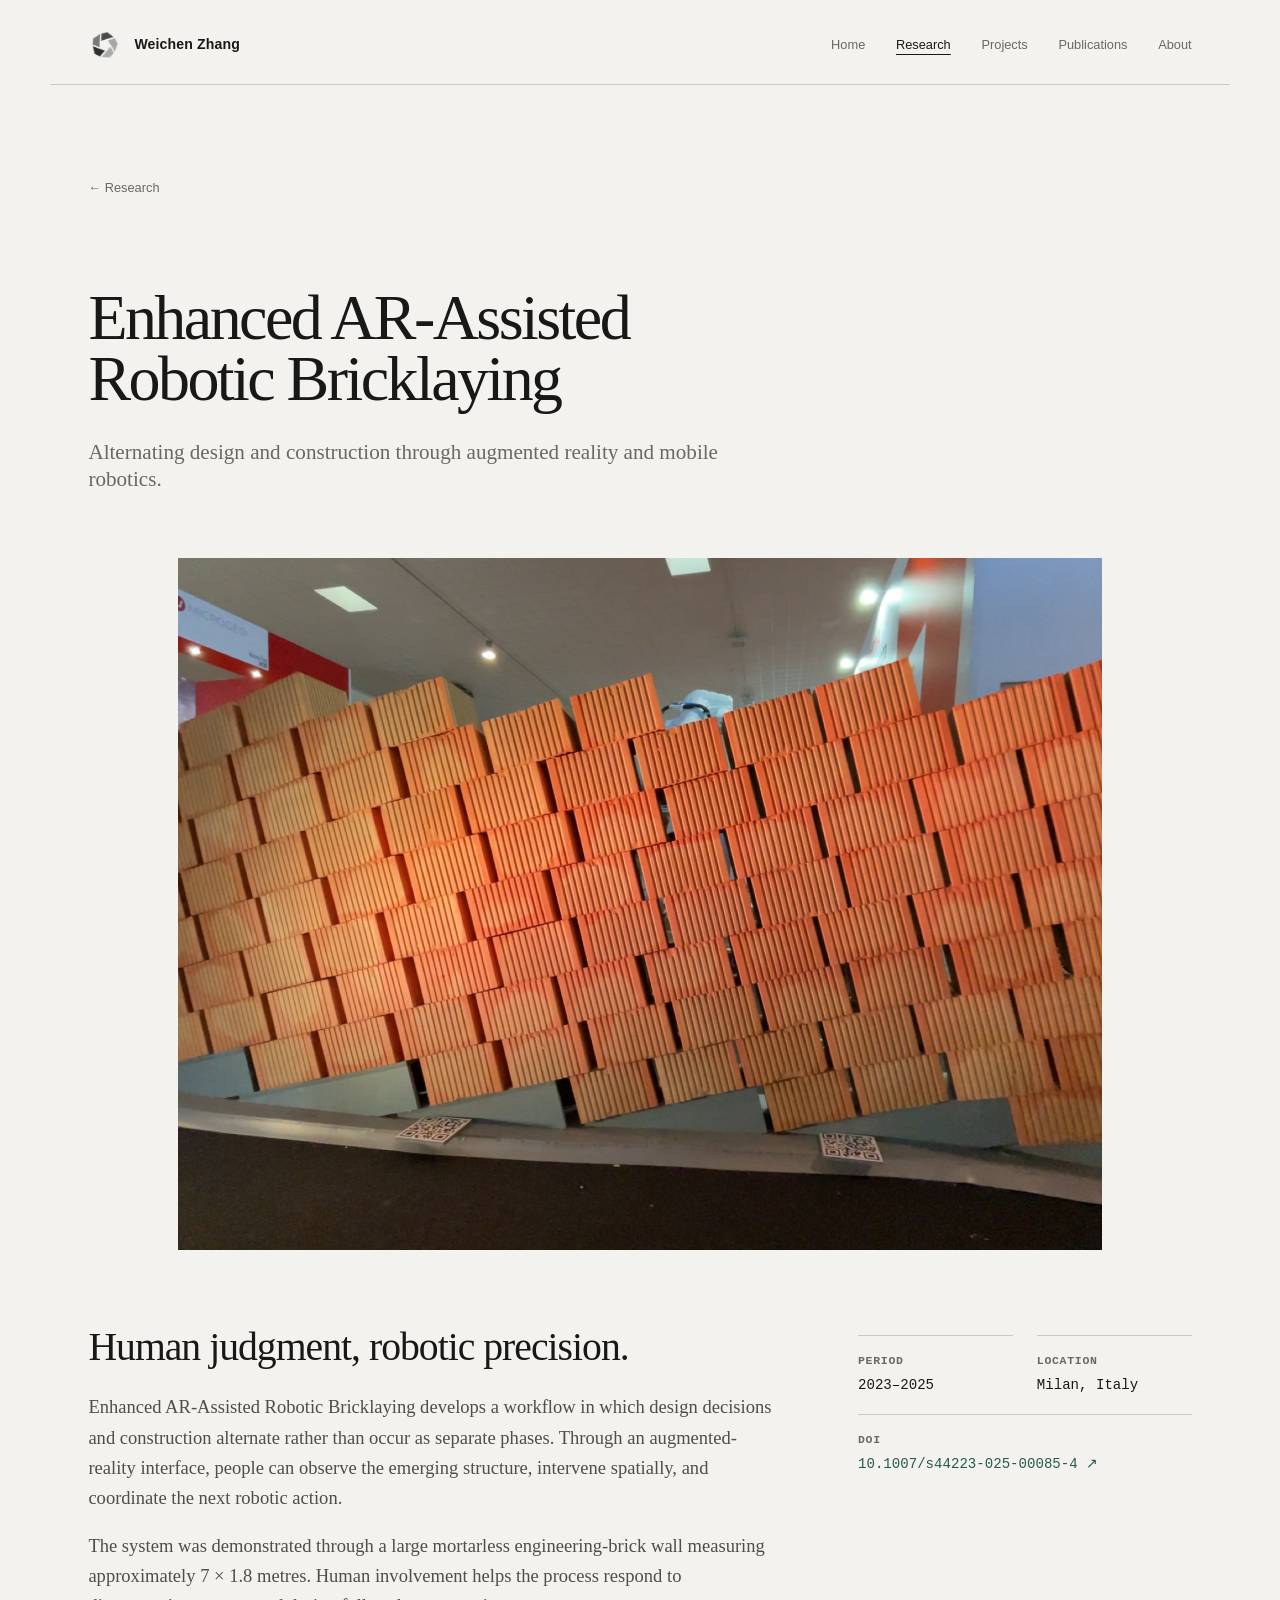
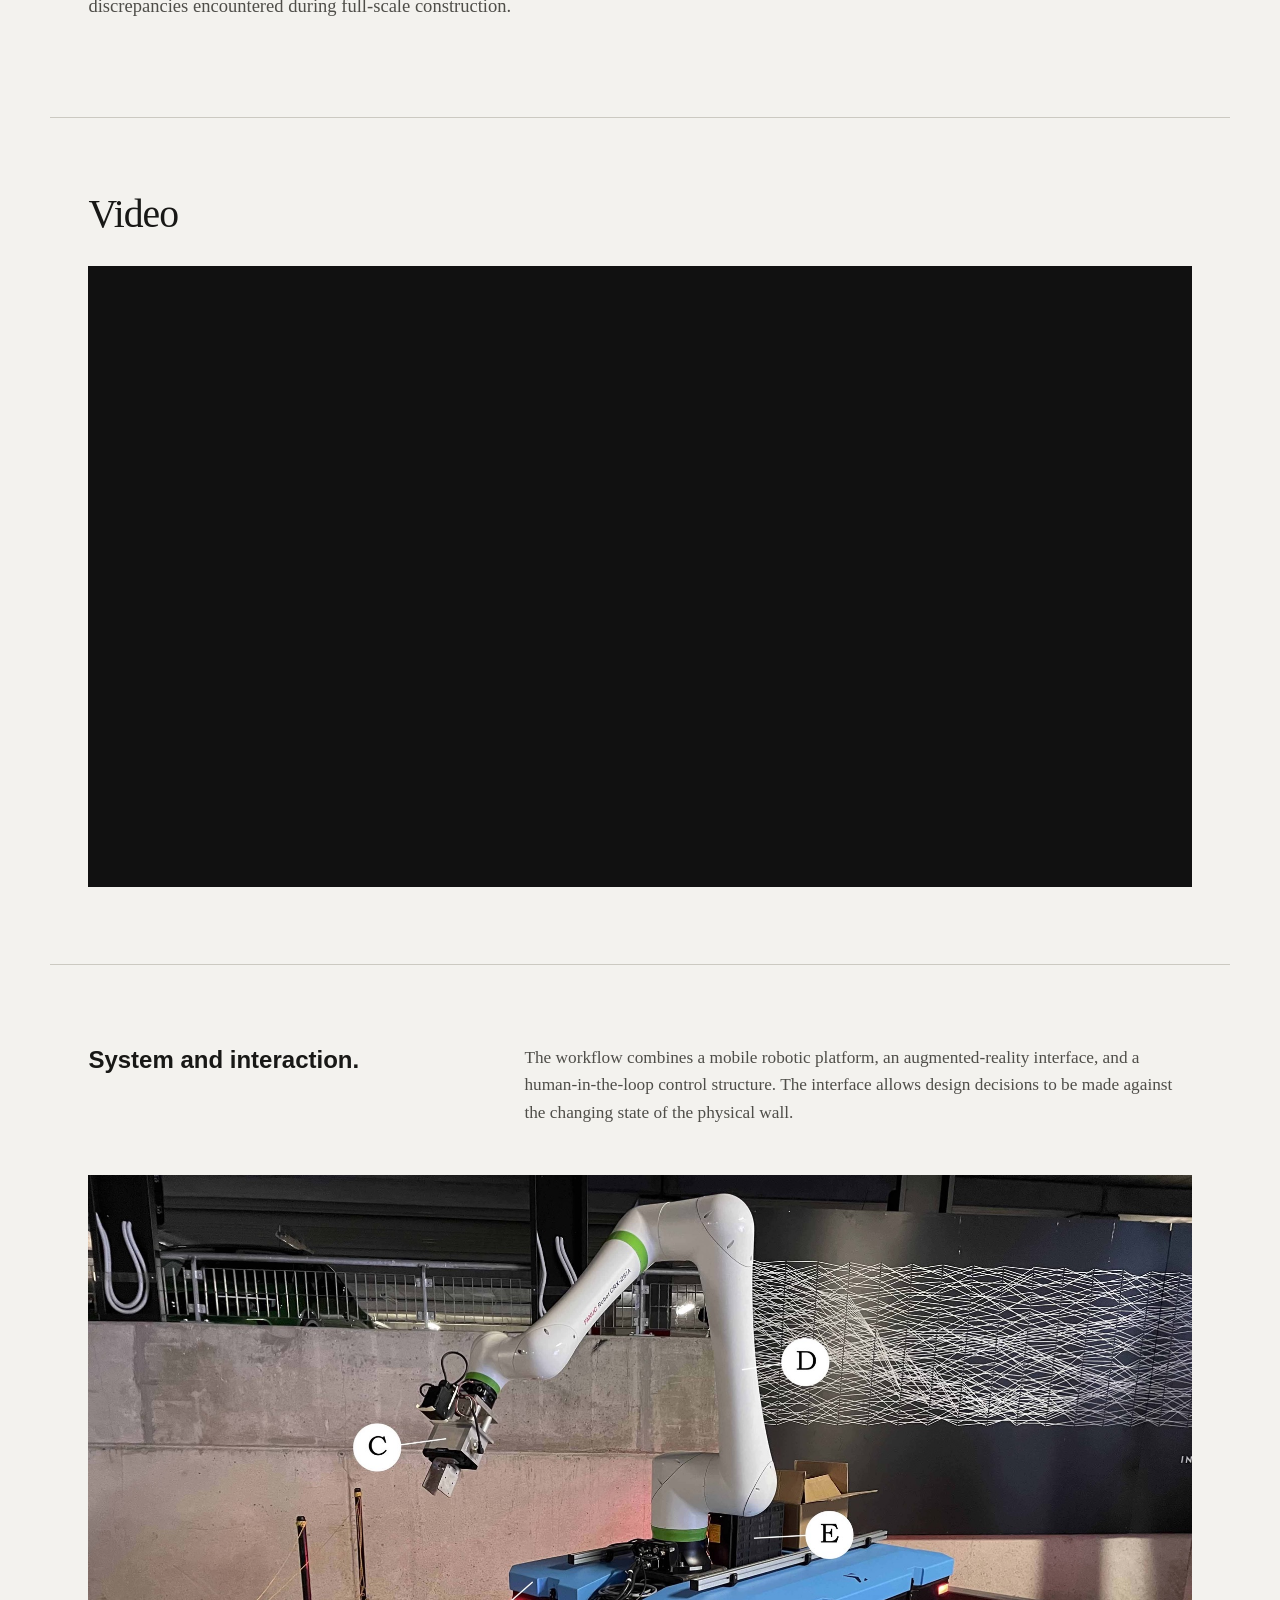
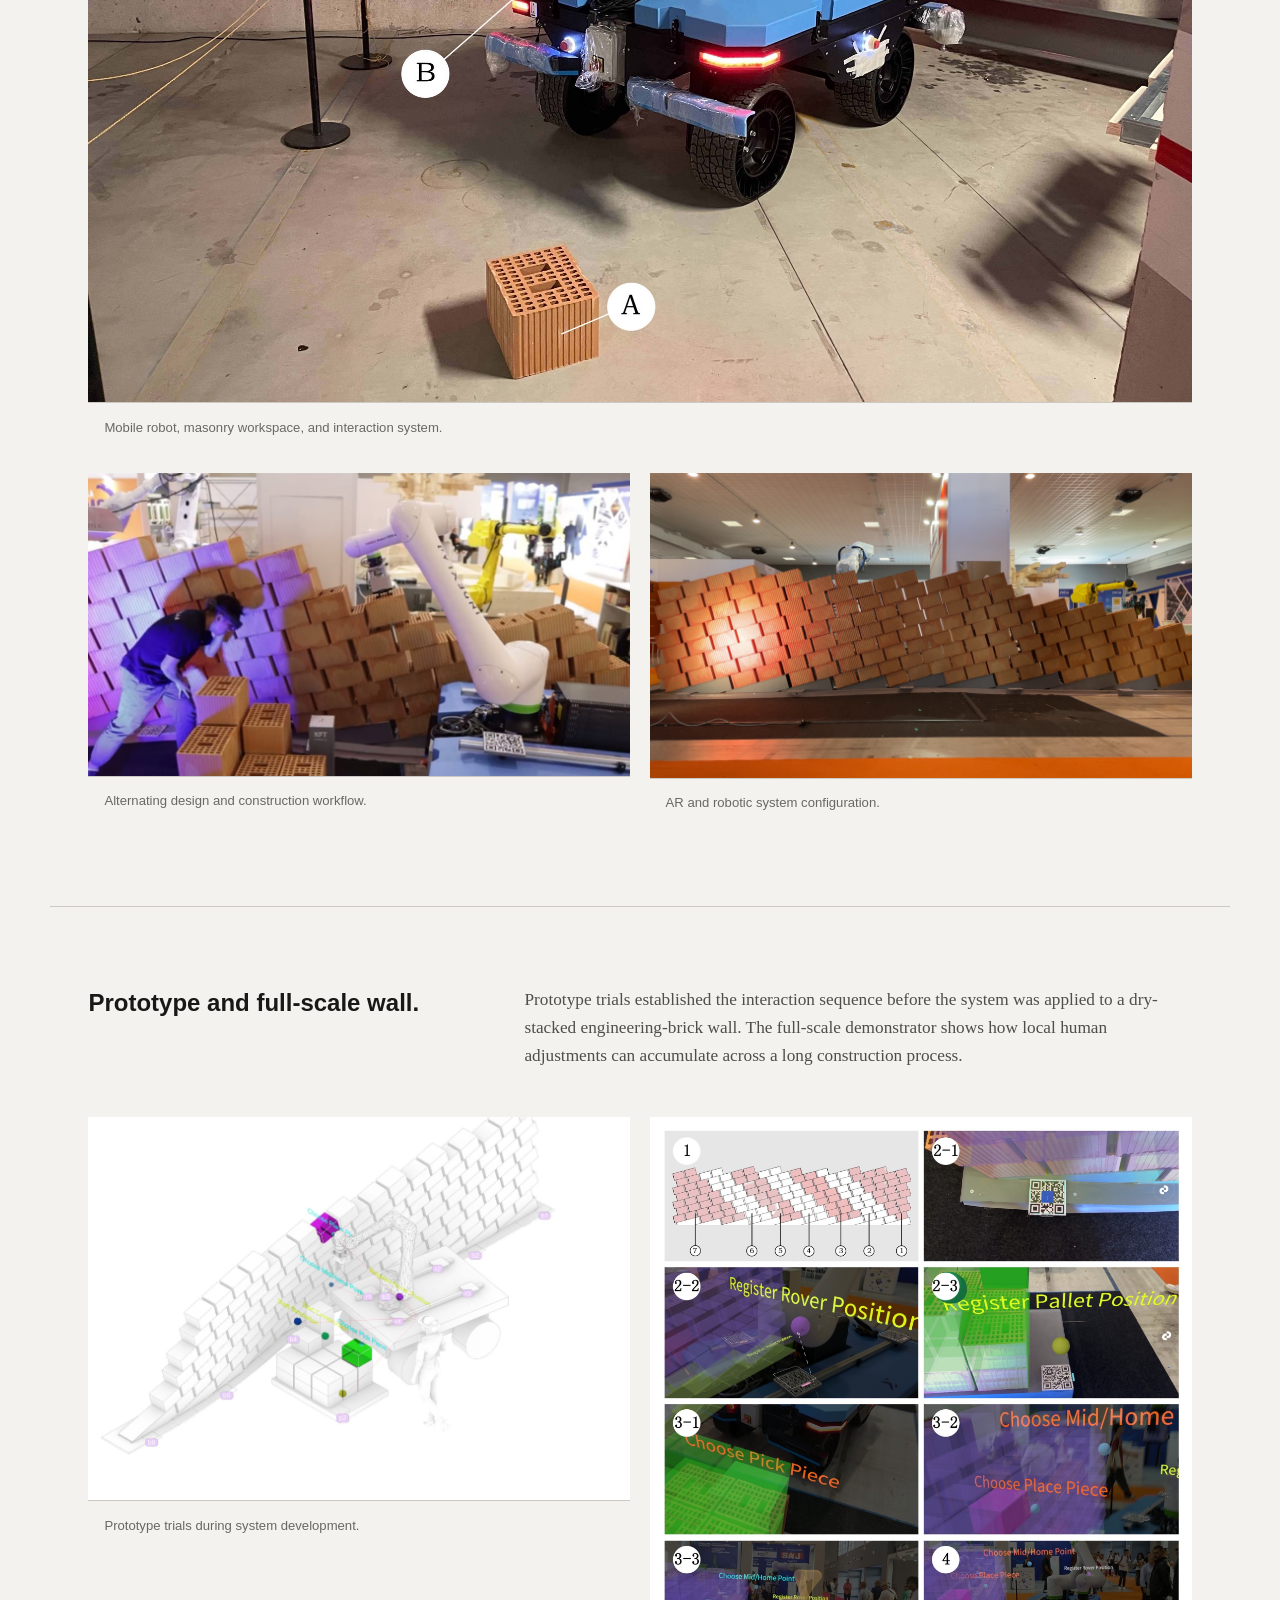
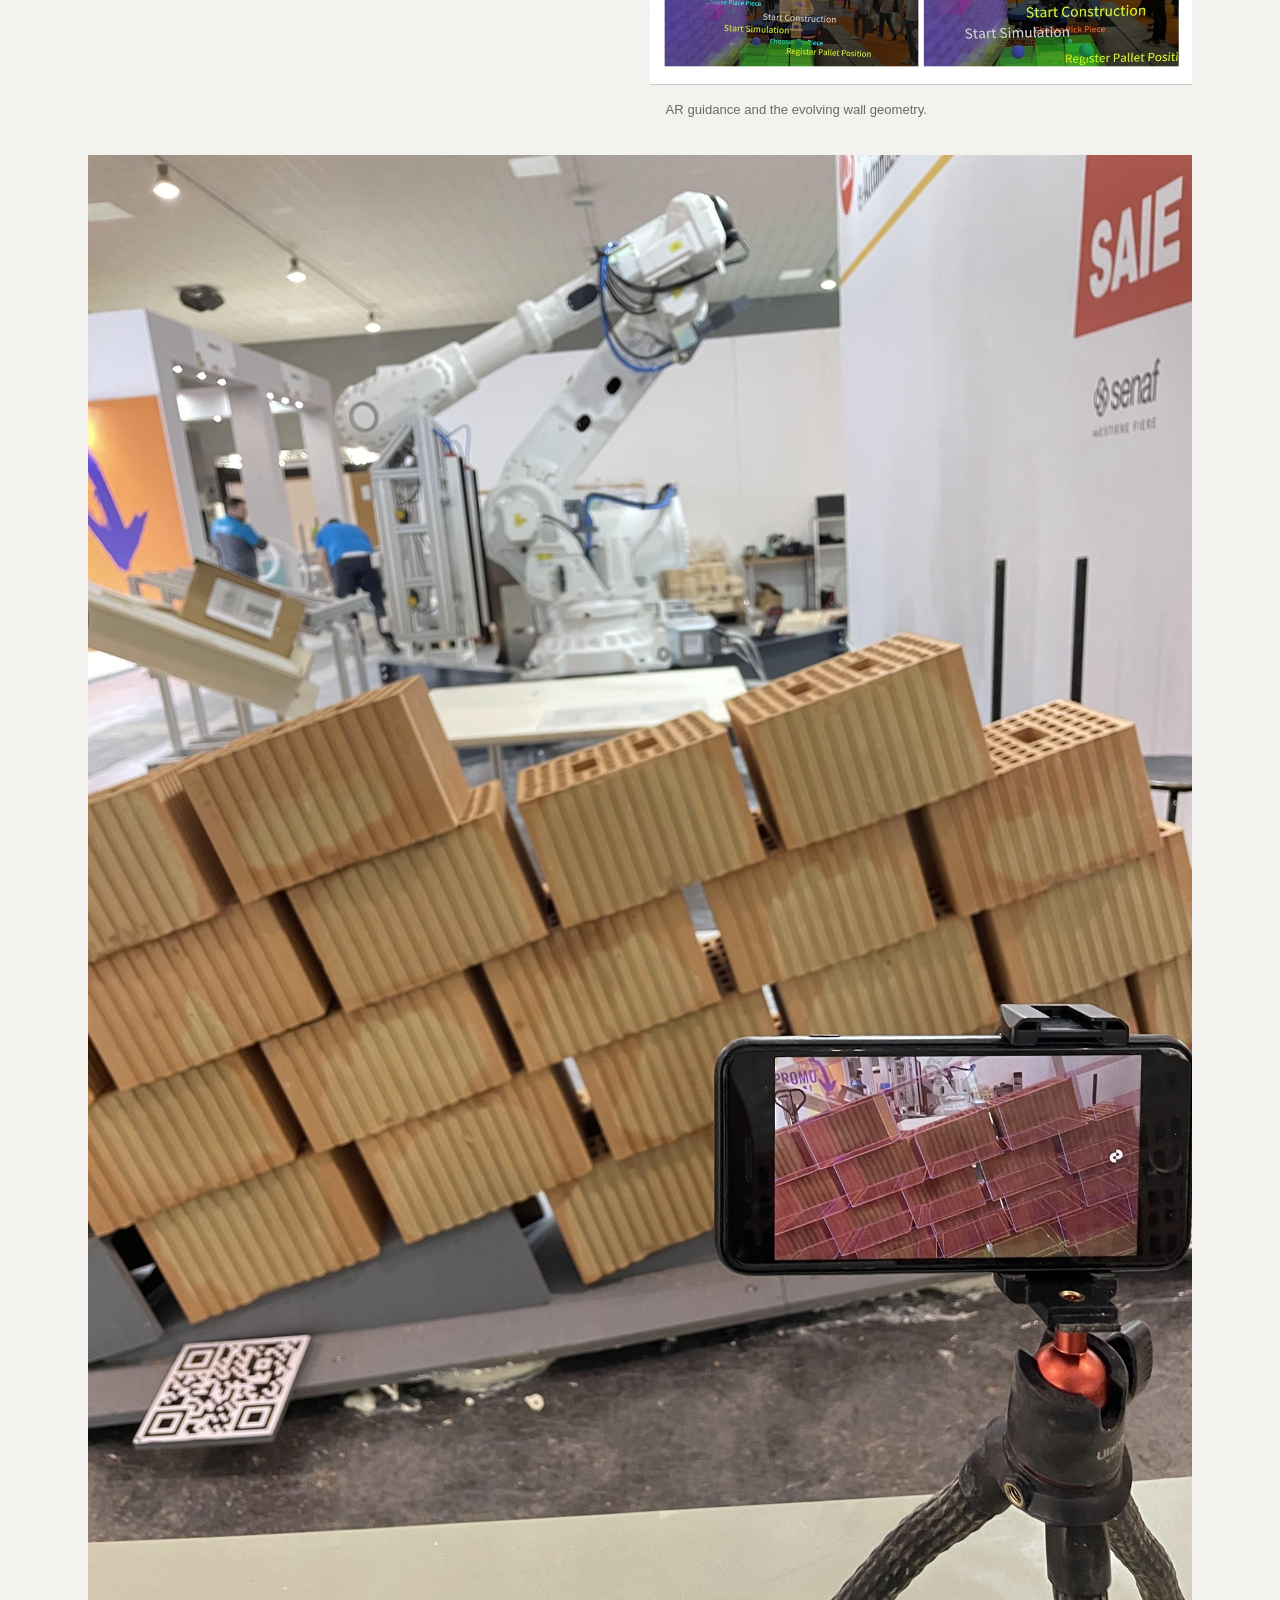
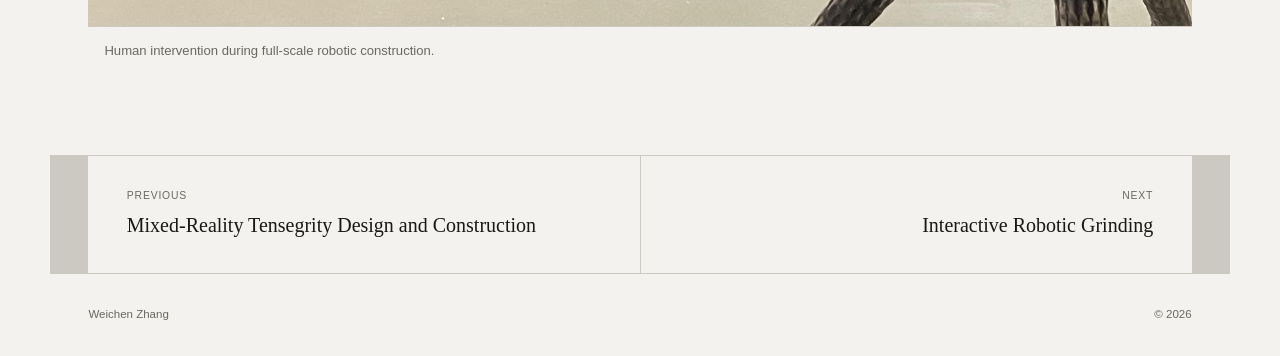
<file: project-interactive-ar-bricklaying.html>
<!doctype html>
<html lang="en">
<head><meta charset="utf-8"><meta name="viewport" content="width=device-width, initial-scale=1"><title>Enhanced AR-Assisted Robotic Bricklaying · Weichen Zhang</title><meta name="description" content="Enhanced AR-Assisted Robotic Bricklaying, a human–robot collaborative system for masonry design and construction."><meta name="theme-color" content="#f5f5f7"><link rel="icon" href="assets/brand-mark-grayscale.png" type="image/png"><link rel="stylesheet" href="styles-studio.css?v=20261103-3"></head>
<body class="page-inner project-detail-page project-detail--brick"><a class="skip-link" href="#main">Skip to content</a><header class="site-header"><a class="brand" href="index.html" aria-label="Weichen Zhang home"><span class="brand-mark"><img src="assets/brand-mark-grayscale.png" alt=""></span><strong>Weichen Zhang</strong></a><button class="nav-toggle" type="button" aria-expanded="false" aria-controls="site-nav"><span>Menu</span><i aria-hidden="true"></i></button><nav id="site-nav" aria-label="Primary navigation" data-open="false"><a href="index.html">Home</a><a href="research.html" aria-current="page">Research</a><a href="projects.html">Projects</a><a href="publications.html">Publications</a><a href="about.html">About</a></nav></header>
  <main id="main"><header class="project-detail-hero"><a class="project-back" href="research.html">← Research</a><p class="project-detail-kicker">Human–robot collaboration · Milan · 2023–2025</p><h1>Enhanced AR-Assisted<br>Robotic Bricklaying</h1><p class="project-detail-deck">Alternating design and construction through augmented reality and mobile robotics.</p></header>
    <figure class="project-detail-cover"><img src="assets/projects/ar-bricklaying/outcome.jpg" alt="Completed full-scale wall from the interactive AR bricklaying project"></figure>
    <section class="project-detail-overview" aria-labelledby="overview-title"><div><h2 id="overview-title">Human judgment, robotic precision.</h2><p>Enhanced AR-Assisted Robotic Bricklaying develops a workflow in which design decisions and construction alternate rather than occur as separate phases. Through an augmented-reality interface, people can observe the emerging structure, intervene spatially, and coordinate the next robotic action.</p><p>The system was demonstrated through a large mortarless engineering-brick wall measuring approximately 7 × 1.8 metres. Human involvement helps the process respond to discrepancies encountered during full-scale construction.</p></div><dl class="project-facts"><div><dt>Period</dt><dd>2023–2025</dd></div><div><dt>Location</dt><dd>Milan, Italy</dd></div><div class="project-fact-wide"><dt>DOI</dt><dd><a href="https://doi.org/10.1007/s44223-025-00085-4" target="_blank" rel="noreferrer">10.1007/s44223-025-00085-4 ↗</a></dd></div></dl></section>
    <section class="project-video" aria-labelledby="brick-video"><h2 id="brick-video">Video</h2><div class="video-frame" data-youtube-id="Cu6eObjE2rM" data-video-title="Enhanced AR-Assisted Robotic Bricklaying"></div><noscript><a href="https://youtu.be/Cu6eObjE2rM" target="_blank" rel="noreferrer">Watch on YouTube ↗</a></noscript></section>
    <section class="project-detail-gallery" aria-labelledby="brick-system"><div class="project-story-copy"><h2 id="brick-system">System and interaction.</h2><p>The workflow combines a mobile robotic platform, an augmented-reality interface, and a human-in-the-loop control structure. The interface allows design decisions to be made against the changing state of the physical wall.</p></div><div class="project-gallery"><figure class="is-wide"><img src="assets/projects/ar-bricklaying/hero.jpg" alt="Annotated mobile robotic system for interactive bricklaying" loading="lazy"><figcaption>Mobile robot, masonry workspace, and interaction system.</figcaption></figure><figure><img src="assets/projects/ar-bricklaying/workflow.jpg" alt="Interactive bricklaying workflow diagram" loading="lazy"><figcaption>Alternating design and construction workflow.</figcaption></figure><figure><img src="assets/projects/ar-bricklaying/system.jpg" alt="Augmented-reality and robotic system configuration" loading="lazy"><figcaption>AR and robotic system configuration.</figcaption></figure></div></section>
    <section class="project-detail-gallery" aria-labelledby="brick-outcome"><div class="project-story-copy"><h2 id="brick-outcome">Prototype and full-scale wall.</h2><p>Prototype trials established the interaction sequence before the system was applied to a dry-stacked engineering-brick wall. The full-scale demonstrator shows how local human adjustments can accumulate across a long construction process.</p></div><div class="project-gallery"><figure><img src="assets/projects/ar-bricklaying/prototype.jpg" alt="Prototype construction during system development" loading="lazy"><figcaption>Prototype trials during system development.</figcaption></figure><figure><img src="assets/projects/ar-bricklaying/result.jpg" alt="Full-scale dry-stacked brick wall demonstrator" loading="lazy"><figcaption>AR guidance and the evolving wall geometry.</figcaption></figure><figure class="is-wide"><img src="assets/projects/ar-bricklaying/interaction.jpg" alt="Researcher using AR beside the mobile robot and wall" loading="lazy"><figcaption>Human intervention during full-scale robotic construction.</figcaption></figure></div></section>
    <nav class="project-detail-nav" aria-label="Project navigation"><a href="project-mixed-reality-tensegrity.html"><span>Previous</span>Mixed-Reality Tensegrity Design and Construction</a><a href="project-interactive-robotic-grinding.html"><span>Next</span>Interactive Robotic Grinding</a></nav>
  </main><footer><p>Weichen Zhang</p><p>PhD Candidate in Architecture · Harbin Institute of Technology</p><p>© <span id="year">2026</span></p></footer><script src="data.js?v=20261103-3"></script><script src="app.js?v=20261103-3"></script></body></html>
</file>
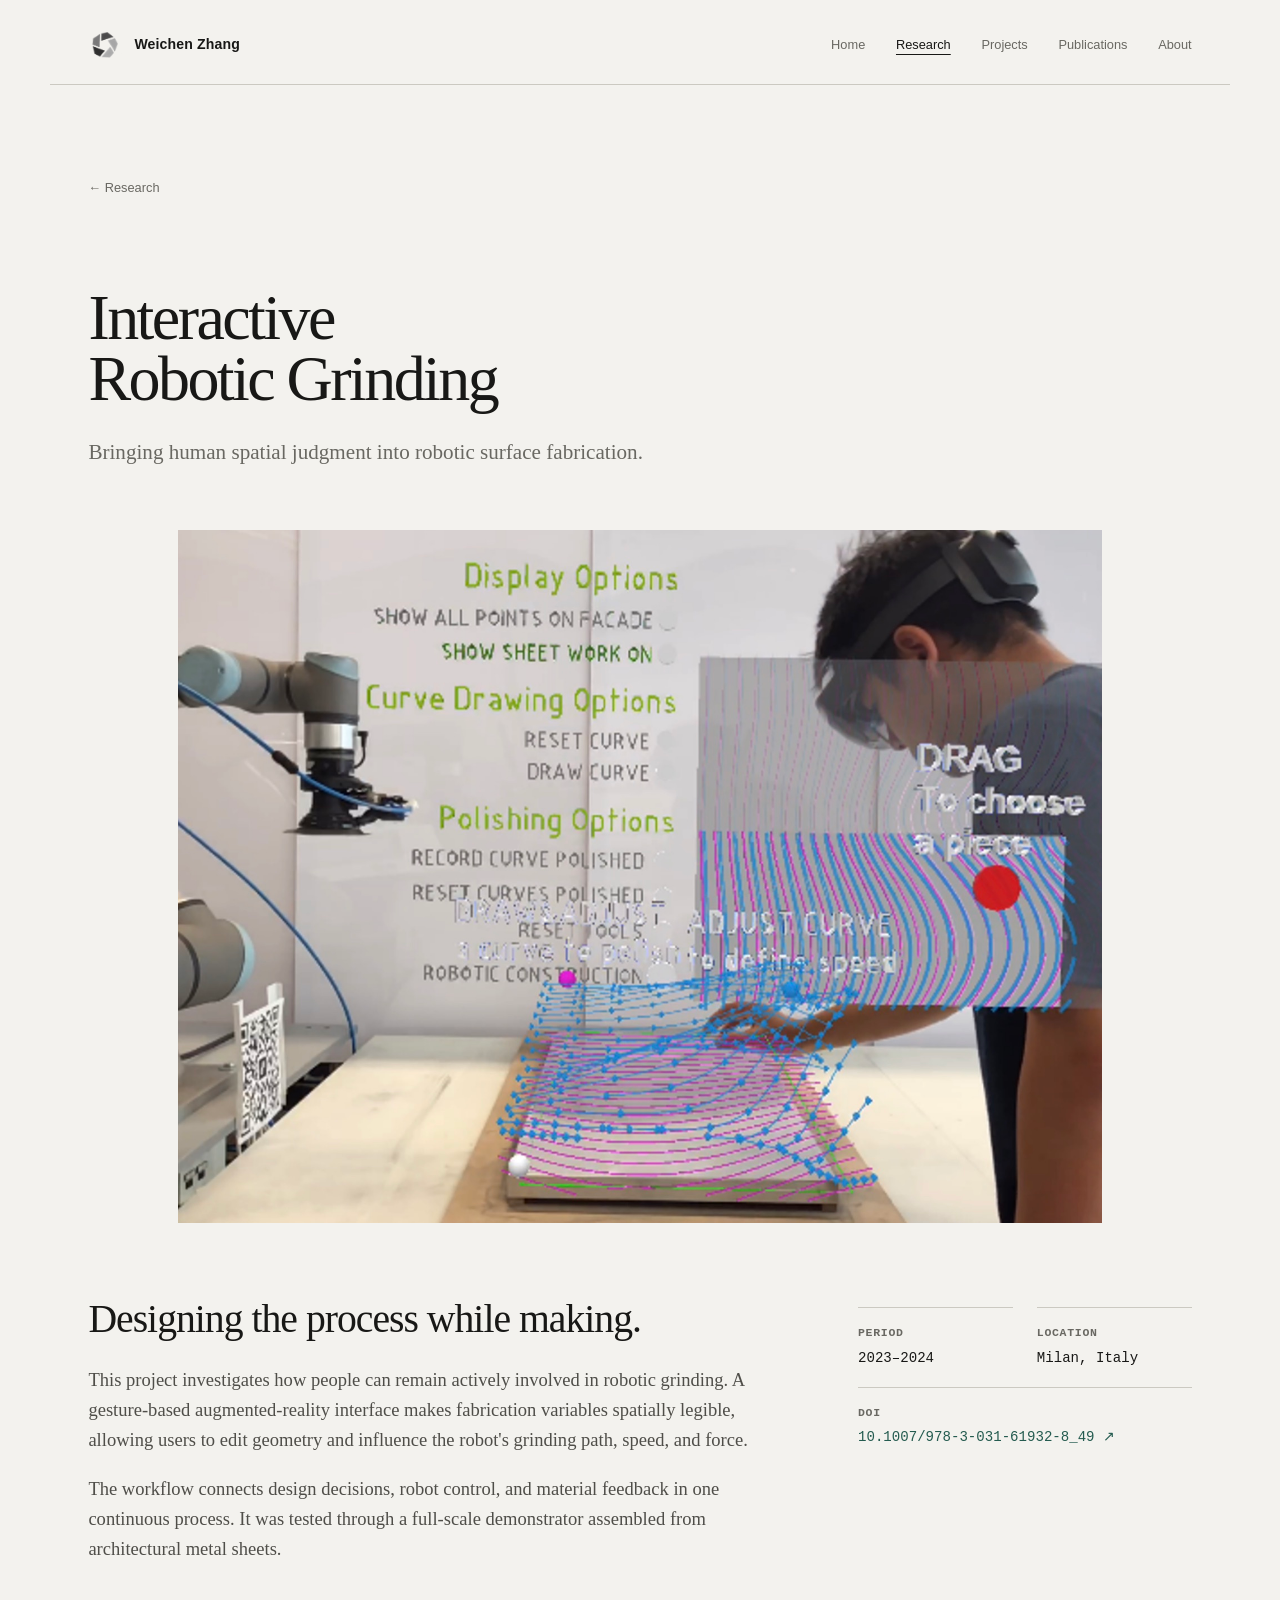
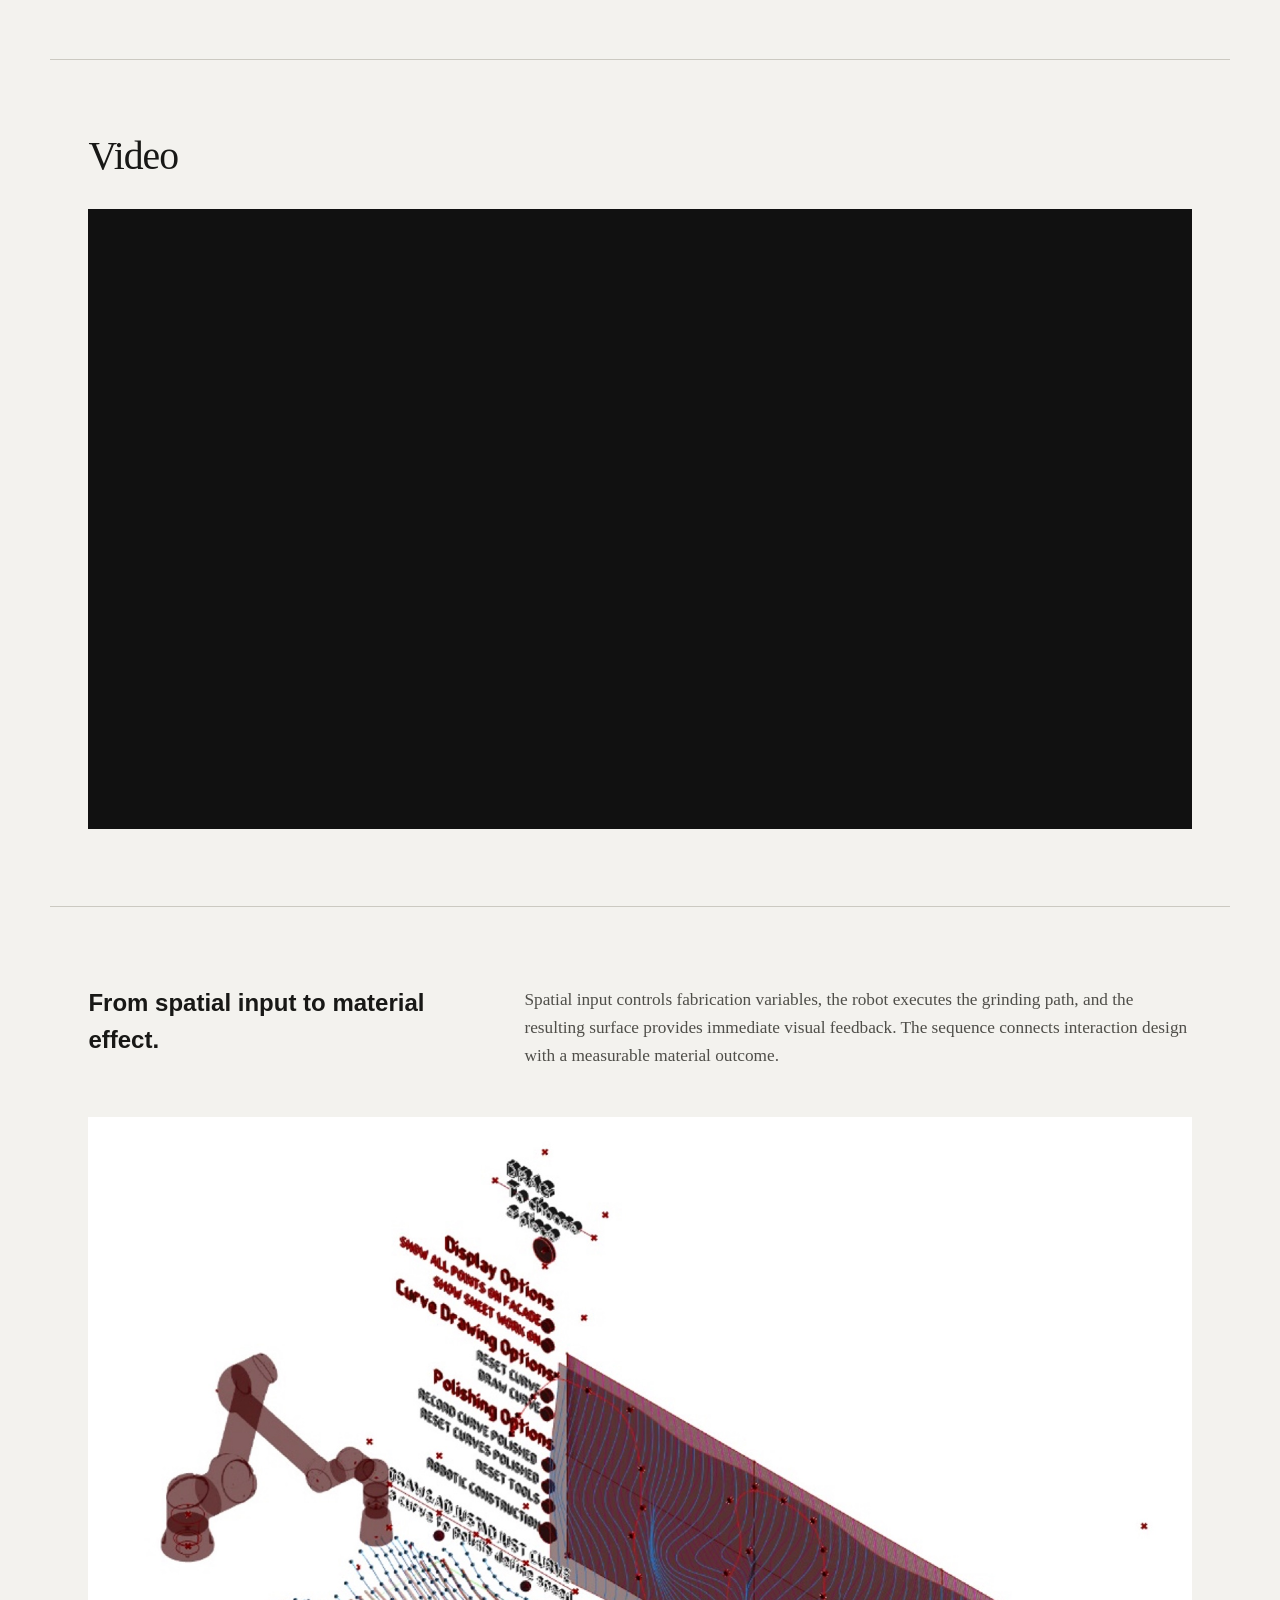
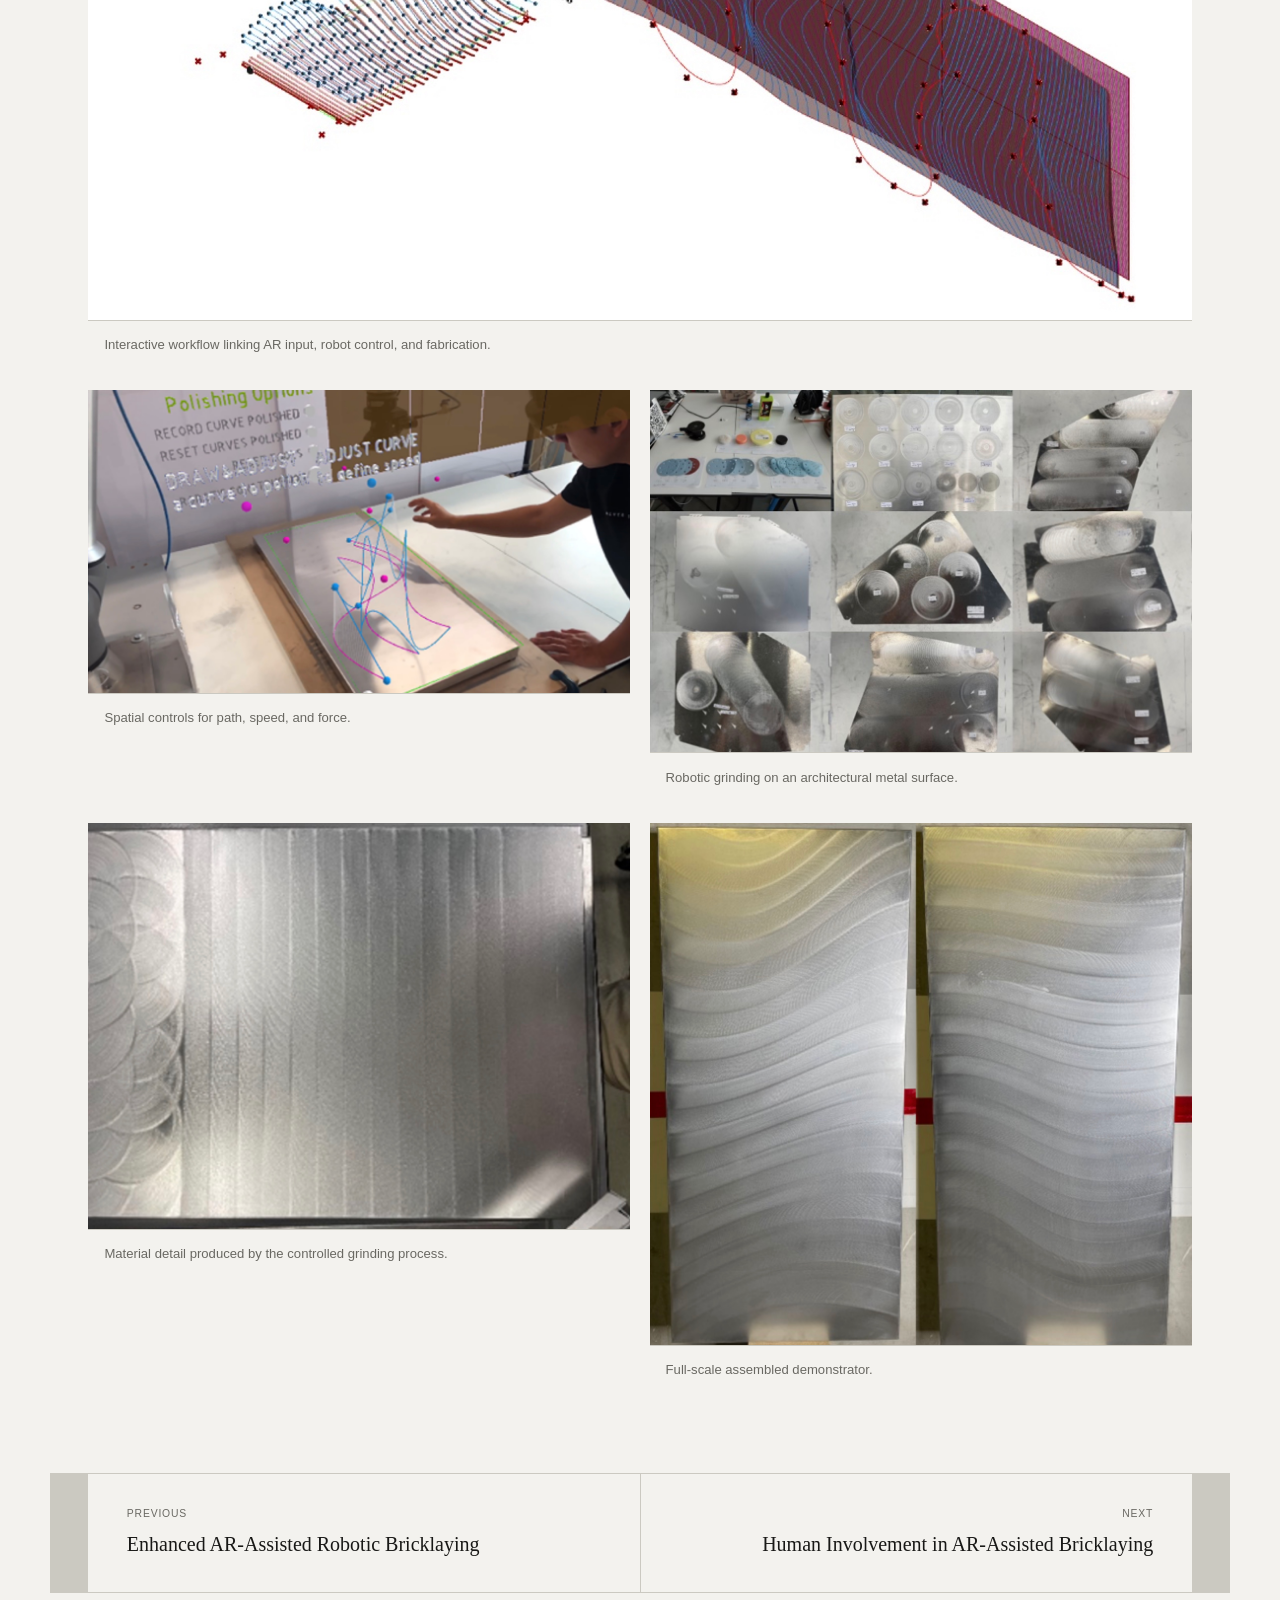
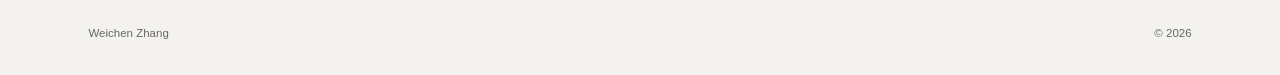
<file: project-interactive-robotic-grinding.html>
<!doctype html>
<html lang="en">
<head><meta charset="utf-8"><meta name="viewport" content="width=device-width, initial-scale=1"><title>Interactive Robotic Grinding · Weichen Zhang</title><meta name="description" content="Interactive Robotic Grinding, an AR-mediated system for architectural metal surface design and fabrication."><meta name="theme-color" content="#f5f5f7"><link rel="icon" href="assets/brand-mark-grayscale.png" type="image/png"><link rel="stylesheet" href="styles-studio.css?v=20261103-3"></head>
<body class="page-inner project-detail-page project-detail--grinding"><a class="skip-link" href="#main">Skip to content</a><header class="site-header"><a class="brand" href="index.html" aria-label="Weichen Zhang home"><span class="brand-mark"><img src="assets/brand-mark-grayscale.png" alt=""></span><strong>Weichen Zhang</strong></a><button class="nav-toggle" type="button" aria-expanded="false" aria-controls="site-nav"><span>Menu</span><i aria-hidden="true"></i></button><nav id="site-nav" aria-label="Primary navigation" data-open="false"><a href="index.html">Home</a><a href="research.html" aria-current="page">Research</a><a href="projects.html">Projects</a><a href="publications.html">Publications</a><a href="about.html">About</a></nav></header>
  <main id="main"><header class="project-detail-hero"><a class="project-back" href="research.html">← Research</a><p class="project-detail-kicker">Robotic fabrication · Milan · 2023</p><h1>Interactive<br>Robotic Grinding</h1><p class="project-detail-deck">Bringing human spatial judgment into robotic surface fabrication.</p></header>
    <figure class="project-detail-cover"><img src="assets/projects/robotic-grinding/hero.jpg" alt="A researcher using an augmented-reality interface beside an industrial grinding robot"></figure>
    <section class="project-detail-overview" aria-labelledby="overview-title"><div><h2 id="overview-title">Designing the process while making.</h2><p>This project investigates how people can remain actively involved in robotic grinding. A gesture-based augmented-reality interface makes fabrication variables spatially legible, allowing users to edit geometry and influence the robot's grinding path, speed, and force.</p><p>The workflow connects design decisions, robot control, and material feedback in one continuous process. It was tested through a full-scale demonstrator assembled from architectural metal sheets.</p></div><dl class="project-facts"><div><dt>Period</dt><dd>2023–2024</dd></div><div><dt>Location</dt><dd>Milan, Italy</dd></div><div class="project-fact-wide"><dt>DOI</dt><dd><a href="https://doi.org/10.1007/978-3-031-61932-8_49" target="_blank" rel="noreferrer">10.1007/978-3-031-61932-8_49 ↗</a></dd></div></dl></section>
    <section class="project-video" aria-labelledby="grinding-video"><h2 id="grinding-video">Video</h2><div class="video-frame" data-youtube-id="UPgBsp42aTQ" data-video-title="Interactive Robotic Grinding"></div><noscript><a href="https://youtu.be/UPgBsp42aTQ" target="_blank" rel="noreferrer">Watch on YouTube ↗</a></noscript></section>
    <section class="project-detail-gallery" aria-labelledby="gallery-title"><div class="project-story-copy"><h2 id="gallery-title">From spatial input to material effect.</h2><p>Spatial input controls fabrication variables, the robot executes the grinding path, and the resulting surface provides immediate visual feedback. The sequence connects interaction design with a measurable material outcome.</p></div><div class="project-gallery"><figure class="is-wide"><img src="assets/projects/robotic-grinding/system.jpg" alt="System diagram for the interactive robotic grinding workflow" loading="lazy"><figcaption>Interactive workflow linking AR input, robot control, and fabrication.</figcaption></figure><figure><img src="assets/projects/robotic-grinding/interface.jpg" alt="Augmented-reality controls for robotic grinding variables" loading="lazy"><figcaption>Spatial controls for path, speed, and force.</figcaption></figure><figure><img src="assets/projects/robotic-grinding/process.jpg" alt="Robotic grinding process on an architectural metal surface" loading="lazy"><figcaption>Robotic grinding on an architectural metal surface.</figcaption></figure><figure><img src="assets/projects/robotic-grinding/detail.jpg" alt="Detail of a fabricated metal surface" loading="lazy"><figcaption>Material detail produced by the controlled grinding process.</figcaption></figure><figure><img src="assets/projects/robotic-grinding/outcome.jpg" alt="Full-scale outcome of the robotic grinding study" loading="lazy"><figcaption>Full-scale assembled demonstrator.</figcaption></figure></div></section>
    <nav class="project-detail-nav" aria-label="Project navigation"><a href="project-interactive-ar-bricklaying.html"><span>Previous</span>Enhanced AR-Assisted Robotic Bricklaying</a><a href="project-human-involvement.html"><span>Next</span>Human Involvement in AR-Assisted Bricklaying</a></nav>
  </main><footer><p>Weichen Zhang</p><p>PhD Candidate in Architecture · Harbin Institute of Technology</p><p>© <span id="year">2026</span></p></footer><script src="data.js?v=20261103-3"></script><script src="app.js?v=20261103-3"></script></body></html>
</file>
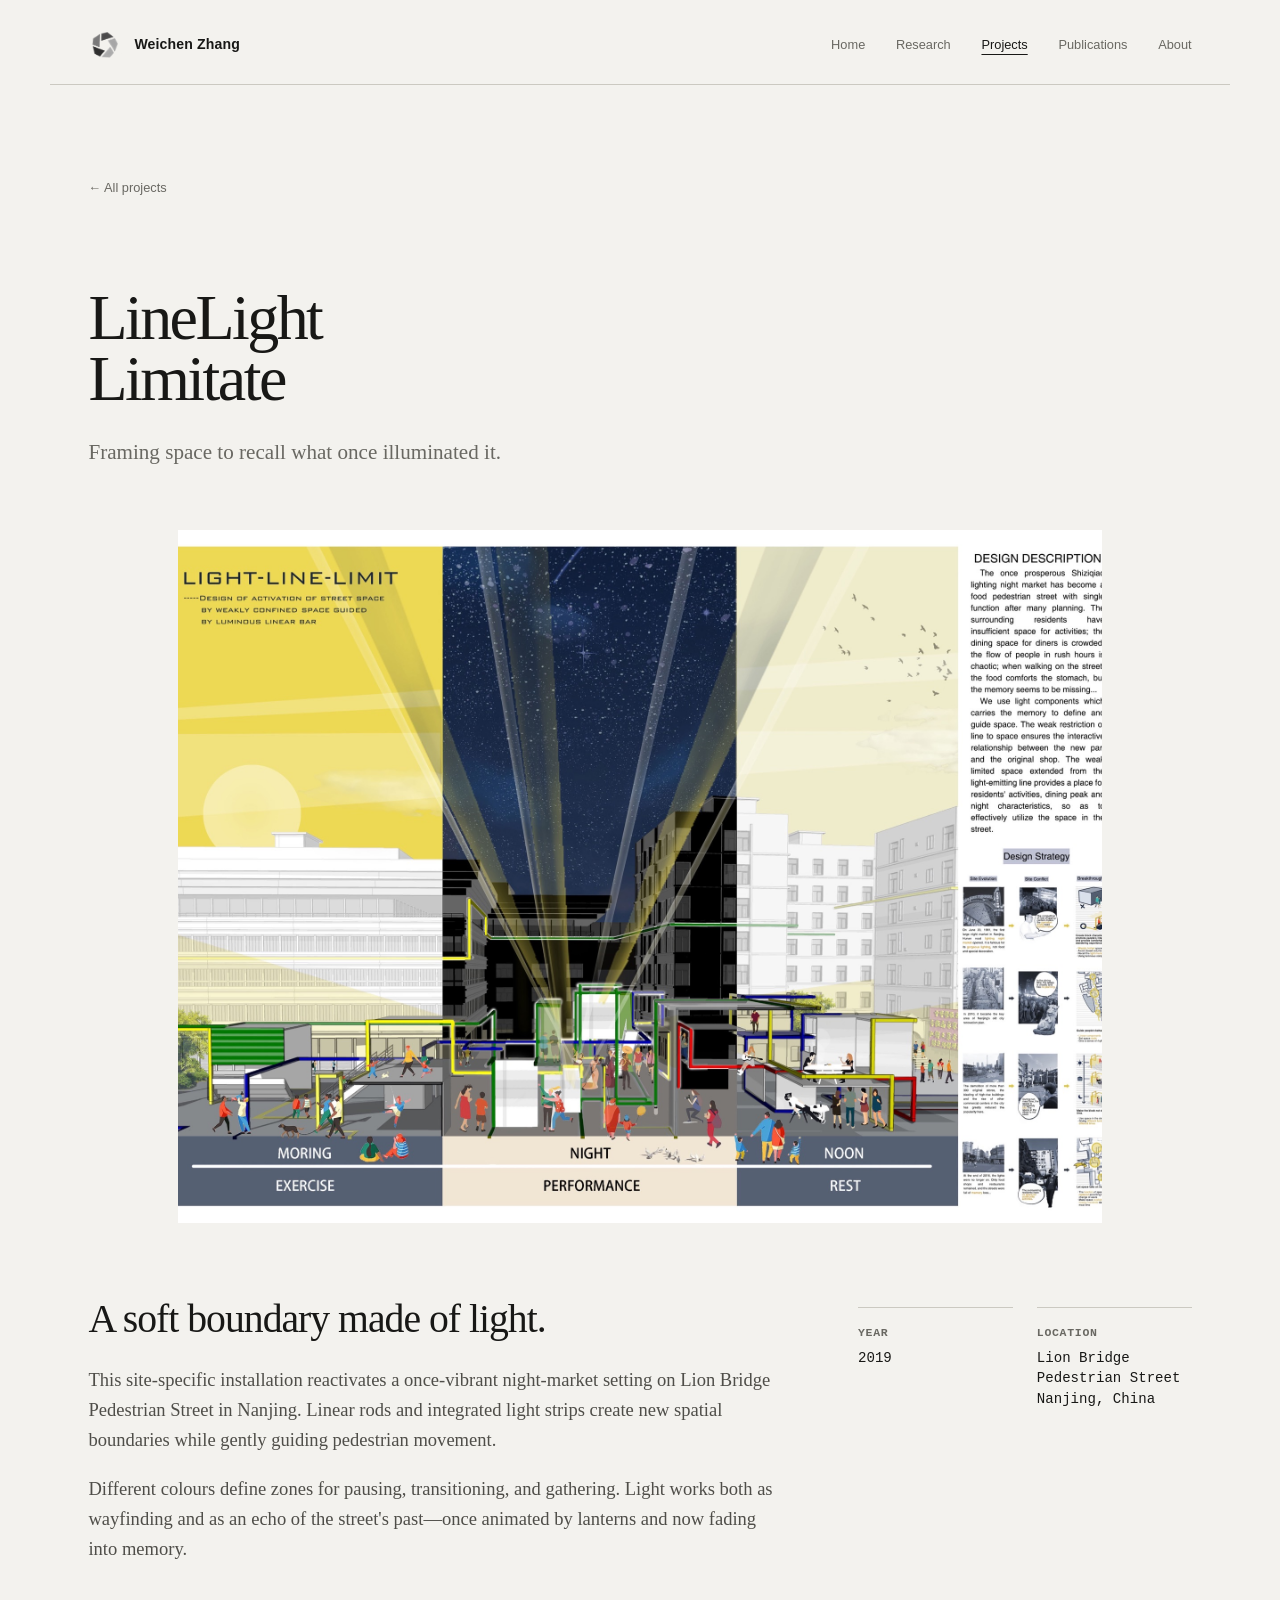
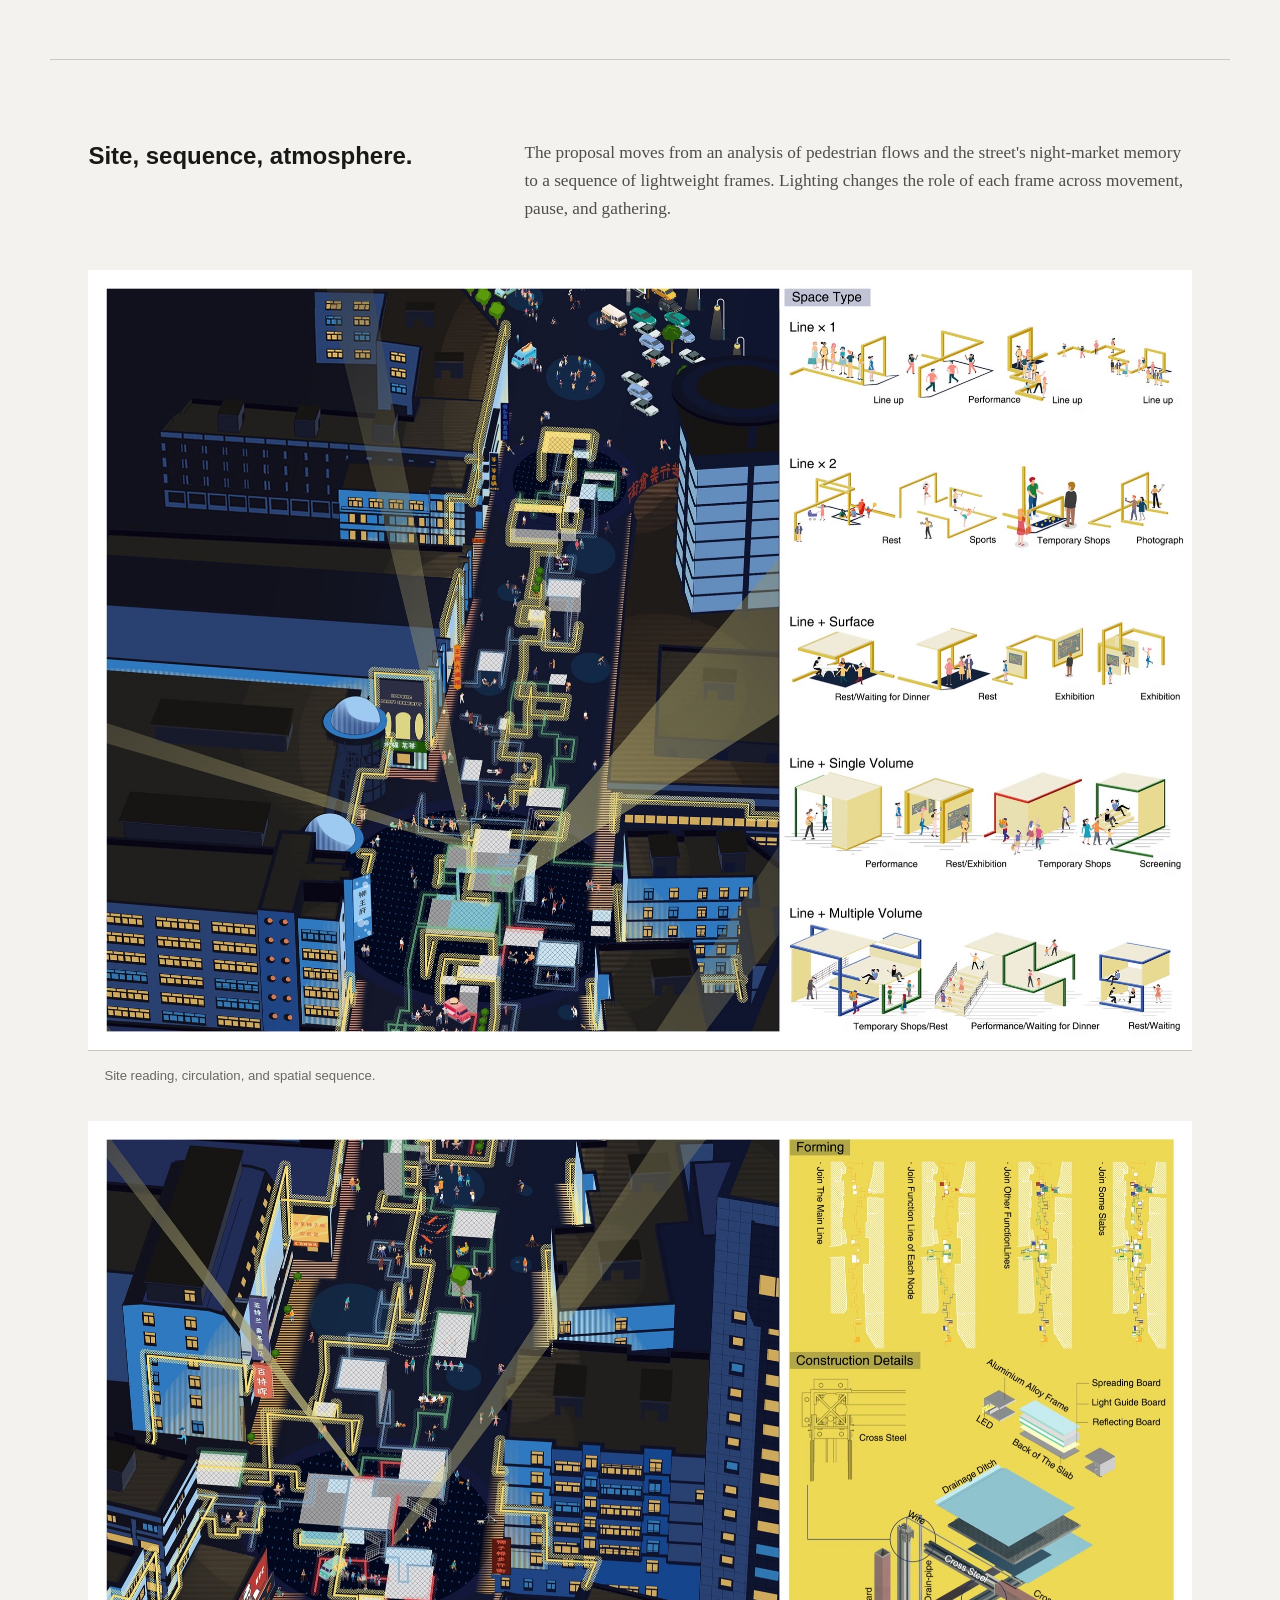
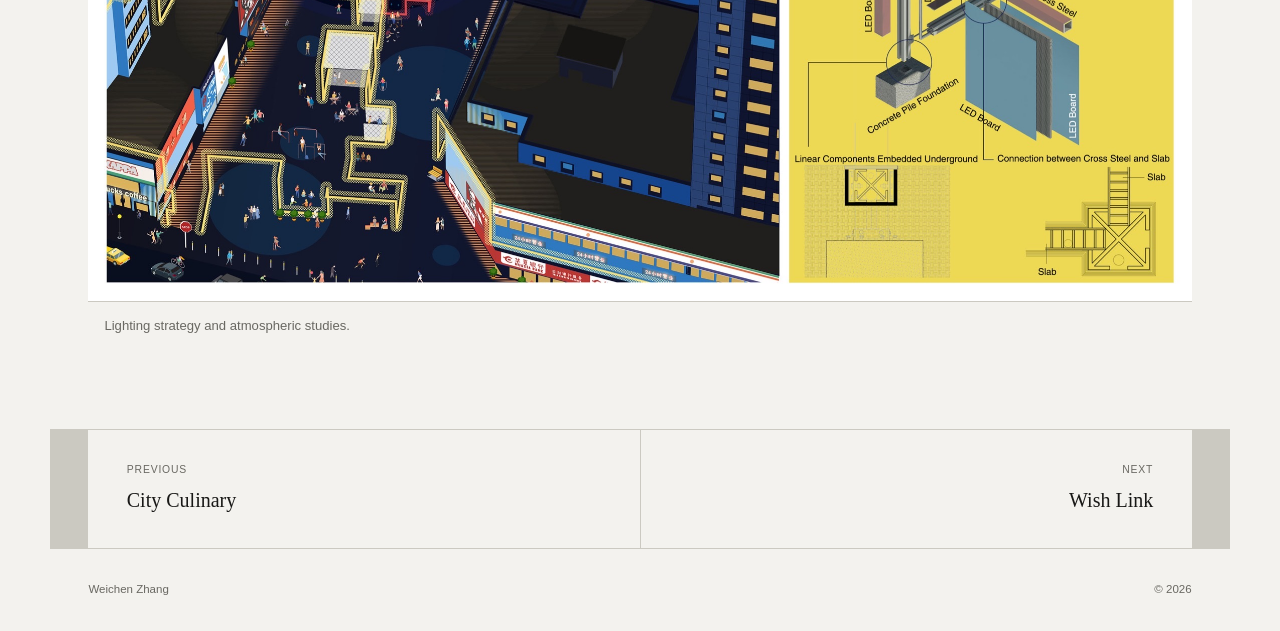
<file: project-line-light-limitate.html>
<!doctype html>
<html lang="en">
<head><meta charset="utf-8"><meta name="viewport" content="width=device-width, initial-scale=1"><title>LineLightLimitate · Weichen Zhang</title><meta name="description" content="LineLightLimitate, a spatial and lighting installation proposal for Lion Bridge Pedestrian Street in Nanjing."><meta name="theme-color" content="#f5f5f7"><link rel="icon" href="assets/brand-mark-grayscale.png" type="image/png"><link rel="stylesheet" href="styles-studio.css?v=20261103-3"></head>
<body class="page-inner project-detail-page project-detail--line"><a class="skip-link" href="#main">Skip to content</a><header class="site-header"><a class="brand" href="index.html" aria-label="Weichen Zhang home"><span class="brand-mark"><img src="assets/brand-mark-grayscale.png" alt=""></span><strong>Weichen Zhang</strong></a><button class="nav-toggle" type="button" aria-expanded="false" aria-controls="site-nav"><span>Menu</span><i aria-hidden="true"></i></button><nav id="site-nav" aria-label="Primary navigation" data-open="false"><a href="index.html">Home</a><a href="research.html">Research</a><a href="projects.html" aria-current="page">Projects</a><a href="publications.html">Publications</a><a href="about.html">About</a></nav></header>
  <main id="main"><header class="project-detail-hero"><a class="project-back" href="projects.html">← All projects</a><p class="project-detail-kicker">Architectural installation · Nanjing · 2019</p><h1>LineLight<br>Limitate</h1><p class="project-detail-deck">Framing space to recall what once illuminated it.</p></header>
    <figure class="project-detail-cover project-detail-cover--board"><img src="assets/projects/line-light/board-01.jpg" alt="LineLightLimitate architectural presentation board"></figure>
    <section class="project-detail-overview" aria-labelledby="overview-title"><div><h2 id="overview-title">A soft boundary made of light.</h2><p>This site-specific installation reactivates a once-vibrant night-market setting on Lion Bridge Pedestrian Street in Nanjing. Linear rods and integrated light strips create new spatial boundaries while gently guiding pedestrian movement.</p><p>Different colours define zones for pausing, transitioning, and gathering. Light works both as wayfinding and as an echo of the street's past—once animated by lanterns and now fading into memory.</p></div><dl class="project-facts"><div><dt>Year</dt><dd>2019</dd></div><div><dt>Location</dt><dd>Lion Bridge Pedestrian Street<br>Nanjing, China</dd></div></dl></section>
    <section class="project-detail-gallery" aria-labelledby="gallery-title"><div class="project-story-copy"><h2 id="gallery-title">Site, sequence, atmosphere.</h2><p>The proposal moves from an analysis of pedestrian flows and the street's night-market memory to a sequence of lightweight frames. Lighting changes the role of each frame across movement, pause, and gathering.</p></div><div class="project-gallery project-gallery--boards"><figure><img src="assets/projects/line-light/board-02.jpg" alt="LineLightLimitate site analysis and design development board" loading="lazy"><figcaption>Site reading, circulation, and spatial sequence.</figcaption></figure><figure><img src="assets/projects/line-light/board-03.jpg" alt="LineLightLimitate spatial and lighting visualisations" loading="lazy"><figcaption>Lighting strategy and atmospheric studies.</figcaption></figure></div></section>
    <nav class="project-detail-nav" aria-label="Project navigation"><a href="project-city-culinary.html"><span>Previous</span>City Culinary</a><a href="project-wish-link.html"><span>Next</span>Wish Link</a></nav>
  </main><footer><p>Weichen Zhang</p><p>PhD Candidate in Architecture · Harbin Institute of Technology</p><p>© <span id="year">2026</span></p></footer><script src="data.js?v=20261103-3"></script><script src="app.js?v=20261103-3"></script></body></html>
</file>
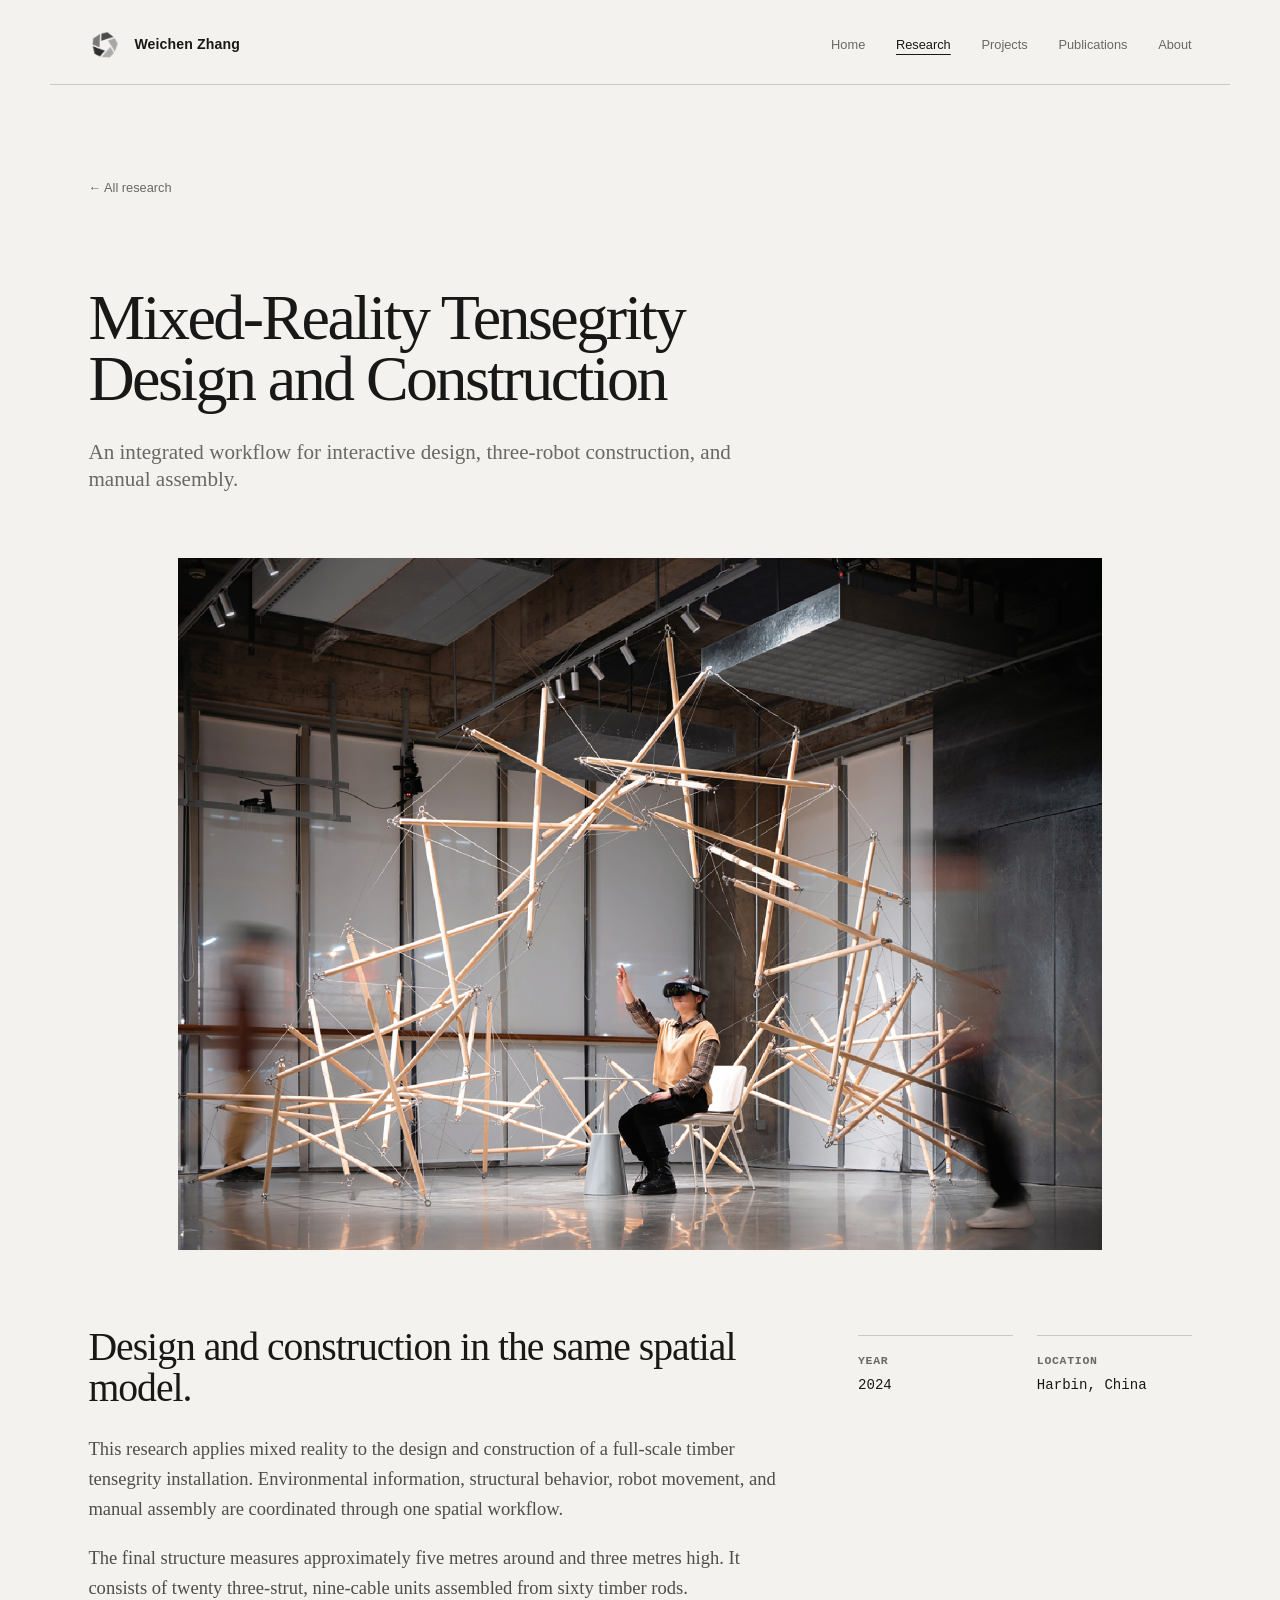
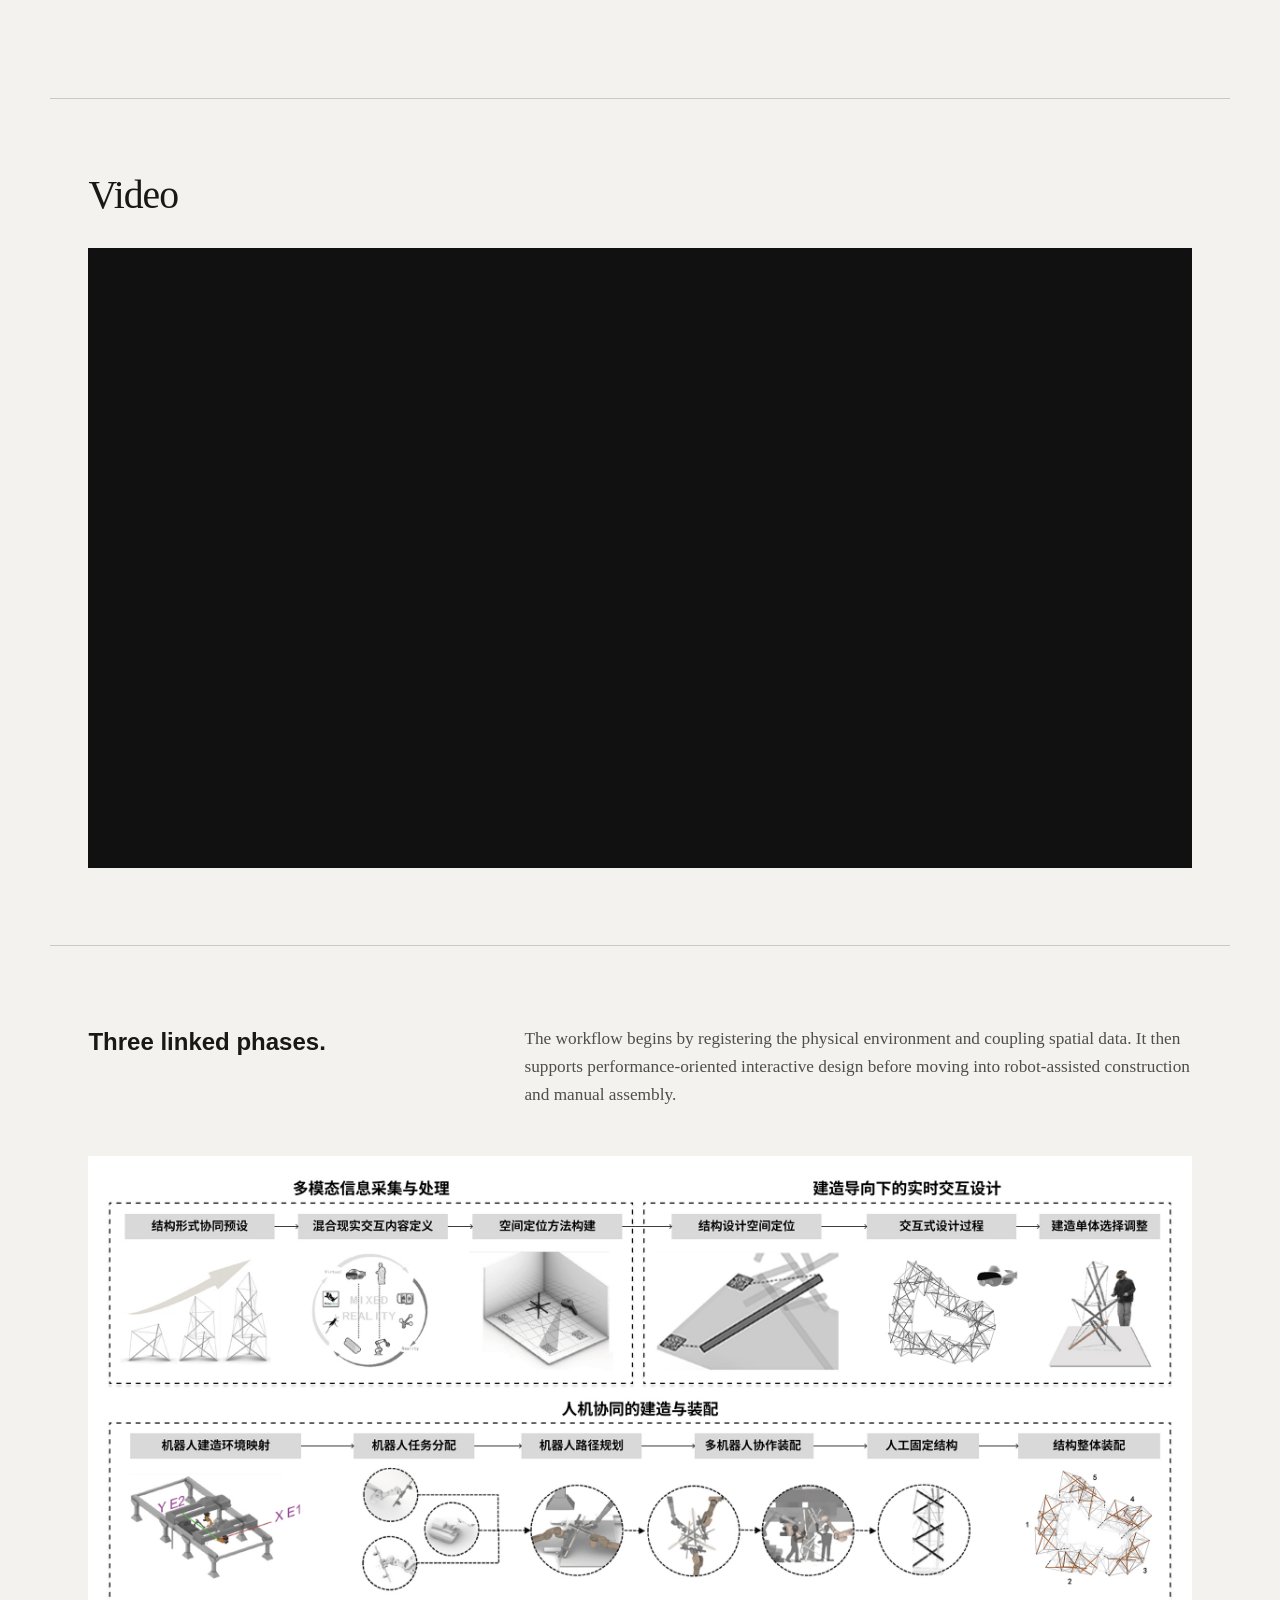
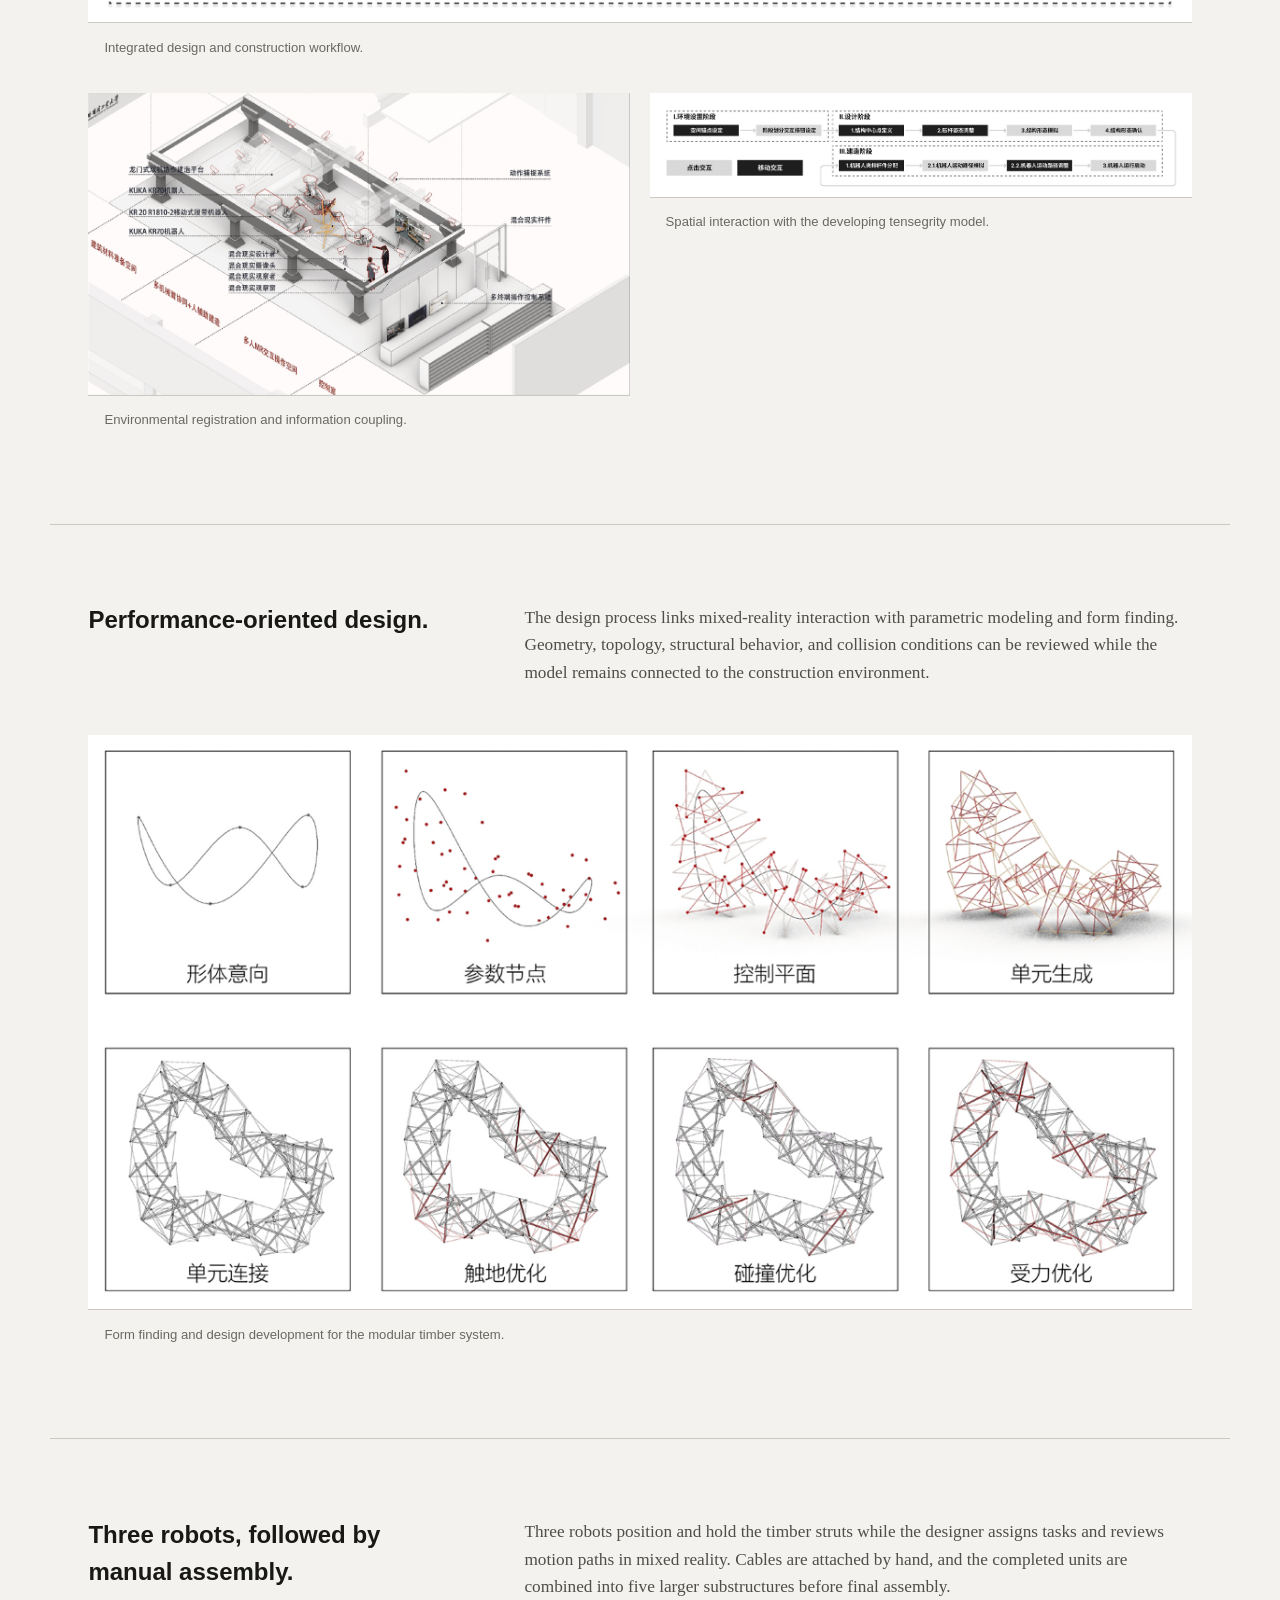
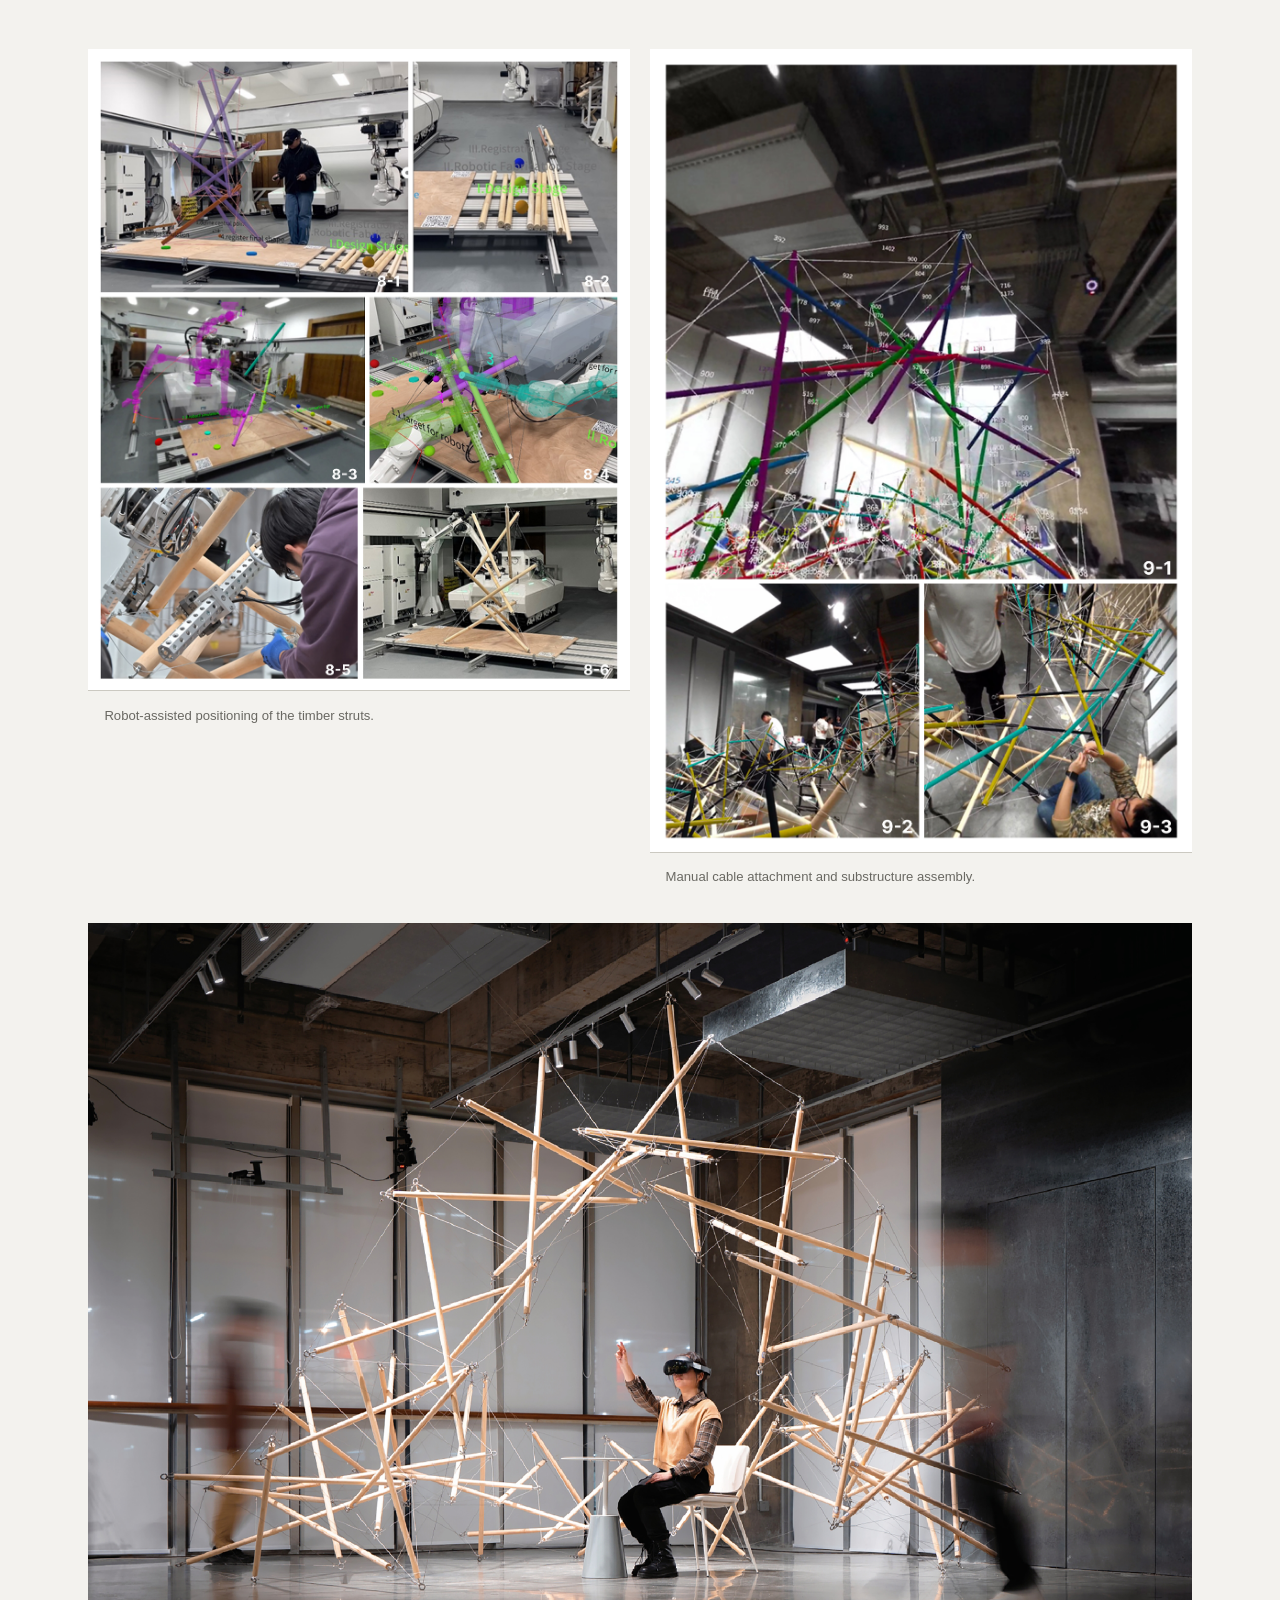
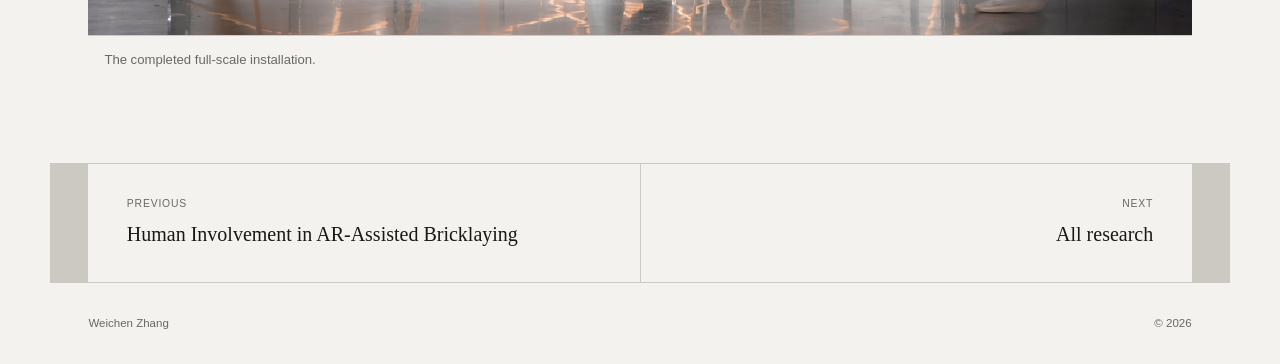
<file: project-mixed-reality-tensegrity.html>
<!doctype html>
<html lang="en">
<head><meta charset="utf-8"><meta name="viewport" content="width=device-width, initial-scale=1"><title>Mixed-Reality Tensegrity Design and Construction · Weichen Zhang</title><meta name="description" content="An integrated mixed-reality workflow for tensegrity design, three-robot construction, and manual cable assembly."><meta name="theme-color" content="#f3f2ee"><link rel="icon" href="assets/brand-mark-grayscale.png" type="image/png"><link rel="stylesheet" href="styles-studio.css?v=20261103-3"></head>
<body class="page-inner project-detail-page"><a class="skip-link" href="#main">Skip to content</a>
  <header class="site-header"><a class="brand" href="index.html" aria-label="Weichen Zhang home"><span class="brand-mark"><img src="assets/brand-mark-grayscale.png" alt=""></span><strong>Weichen Zhang</strong></a><button class="nav-toggle" type="button" aria-expanded="false" aria-controls="site-nav"><span>Menu</span><i aria-hidden="true"></i></button><nav id="site-nav" aria-label="Primary navigation" data-open="false"><a href="index.html">Home</a><a href="research.html" aria-current="page">Research</a><a href="projects.html">Projects</a><a href="publications.html">Publications</a><a href="about.html">About</a></nav></header>
  <main id="main">
    <header class="project-detail-hero"><a class="project-back" href="research.html">← All research</a><h1>Mixed-Reality Tensegrity<br>Design and Construction</h1><p class="project-detail-deck">An integrated workflow for interactive design, three-robot construction, and manual assembly.</p></header>
    <figure class="project-detail-cover"><img src="assets/projects/mr-tensegrity/outcome.jpg" alt="Completed full-scale timber tensegrity installation"></figure>
    <section class="project-detail-overview" aria-labelledby="tensegrity-overview"><div><h2 id="tensegrity-overview">Design and construction in the same spatial model.</h2><p>This research applies mixed reality to the design and construction of a full-scale timber tensegrity installation. Environmental information, structural behavior, robot movement, and manual assembly are coordinated through one spatial workflow.</p><p>The final structure measures approximately five metres around and three metres high. It consists of twenty three-strut, nine-cable units assembled from sixty timber rods.</p></div><dl class="project-facts"><div><dt>Year</dt><dd>2024</dd></div><div><dt>Location</dt><dd>Harbin, China</dd></div></dl></section>
    <section class="project-video" aria-labelledby="tensegrity-video"><h2 id="tensegrity-video">Video</h2><div class="video-frame" data-youtube-id="NSWGr6UdWFk" data-video-title="Mixed-Reality Tensegrity Design and Construction"></div><noscript><a href="https://youtu.be/NSWGr6UdWFk" target="_blank" rel="noreferrer">Watch on YouTube ↗</a></noscript></section>
    <section class="project-detail-gallery" aria-labelledby="tensegrity-framework"><div class="project-story-copy"><h2 id="tensegrity-framework">Three linked phases.</h2><p>The workflow begins by registering the physical environment and coupling spatial data. It then supports performance-oriented interactive design before moving into robot-assisted construction and manual assembly.</p></div><div class="project-gallery"><figure class="is-wide"><img src="assets/projects/mr-tensegrity/workflow.jpg" alt="Workflow for mixed-reality tensegrity design and construction" loading="lazy"><figcaption>Integrated design and construction workflow.</figcaption></figure><figure><img src="assets/projects/mr-tensegrity/environment.jpg" alt="Mixed-reality environment registration and information coupling" loading="lazy"><figcaption>Environmental registration and information coupling.</figcaption></figure><figure><img src="assets/projects/mr-tensegrity/interaction.jpg" alt="Interactive mixed-reality tensegrity design" loading="lazy"><figcaption>Spatial interaction with the developing tensegrity model.</figcaption></figure></div></section>
    <section class="project-detail-gallery" aria-labelledby="tensegrity-design"><div class="project-story-copy"><h2 id="tensegrity-design">Performance-oriented design.</h2><p>The design process links mixed-reality interaction with parametric modeling and form finding. Geometry, topology, structural behavior, and collision conditions can be reviewed while the model remains connected to the construction environment.</p></div><div class="project-gallery project-gallery--boards"><figure><img src="assets/projects/mr-tensegrity/design.jpg" alt="Performance-oriented tensegrity design development" loading="lazy"><figcaption>Form finding and design development for the modular timber system.</figcaption></figure></div></section>
    <section class="project-detail-gallery" aria-labelledby="tensegrity-construction"><div class="project-story-copy"><h2 id="tensegrity-construction">Three robots, followed by manual assembly.</h2><p>Three robots position and hold the timber struts while the designer assigns tasks and reviews motion paths in mixed reality. Cables are attached by hand, and the completed units are combined into five larger substructures before final assembly.</p></div><div class="project-gallery"><figure><img src="assets/projects/mr-tensegrity/construction.jpg" alt="Three robots holding timber struts during tensegrity construction" loading="lazy"><figcaption>Robot-assisted positioning of the timber struts.</figcaption></figure><figure><img src="assets/projects/mr-tensegrity/assembly.jpg" alt="Manual cable assembly of the timber tensegrity units" loading="lazy"><figcaption>Manual cable attachment and substructure assembly.</figcaption></figure><figure class="is-wide"><img src="assets/projects/mr-tensegrity/outcome.jpg" alt="Completed timber tensegrity installation" loading="lazy"><figcaption>The completed full-scale installation.</figcaption></figure></div></section>
    <nav class="project-detail-nav" aria-label="Project navigation"><a href="project-human-involvement.html"><span>Previous</span>Human Involvement in AR-Assisted Bricklaying</a><a href="research.html"><span>Next</span>All research</a></nav>
  </main><footer><p>Weichen Zhang</p><p>PhD Candidate in Architecture · Harbin Institute of Technology</p><p>© <span id="year">2026</span></p></footer><script src="data.js?v=20261103-3"></script><script src="app.js?v=20261103-3"></script>
</body></html>
</file>
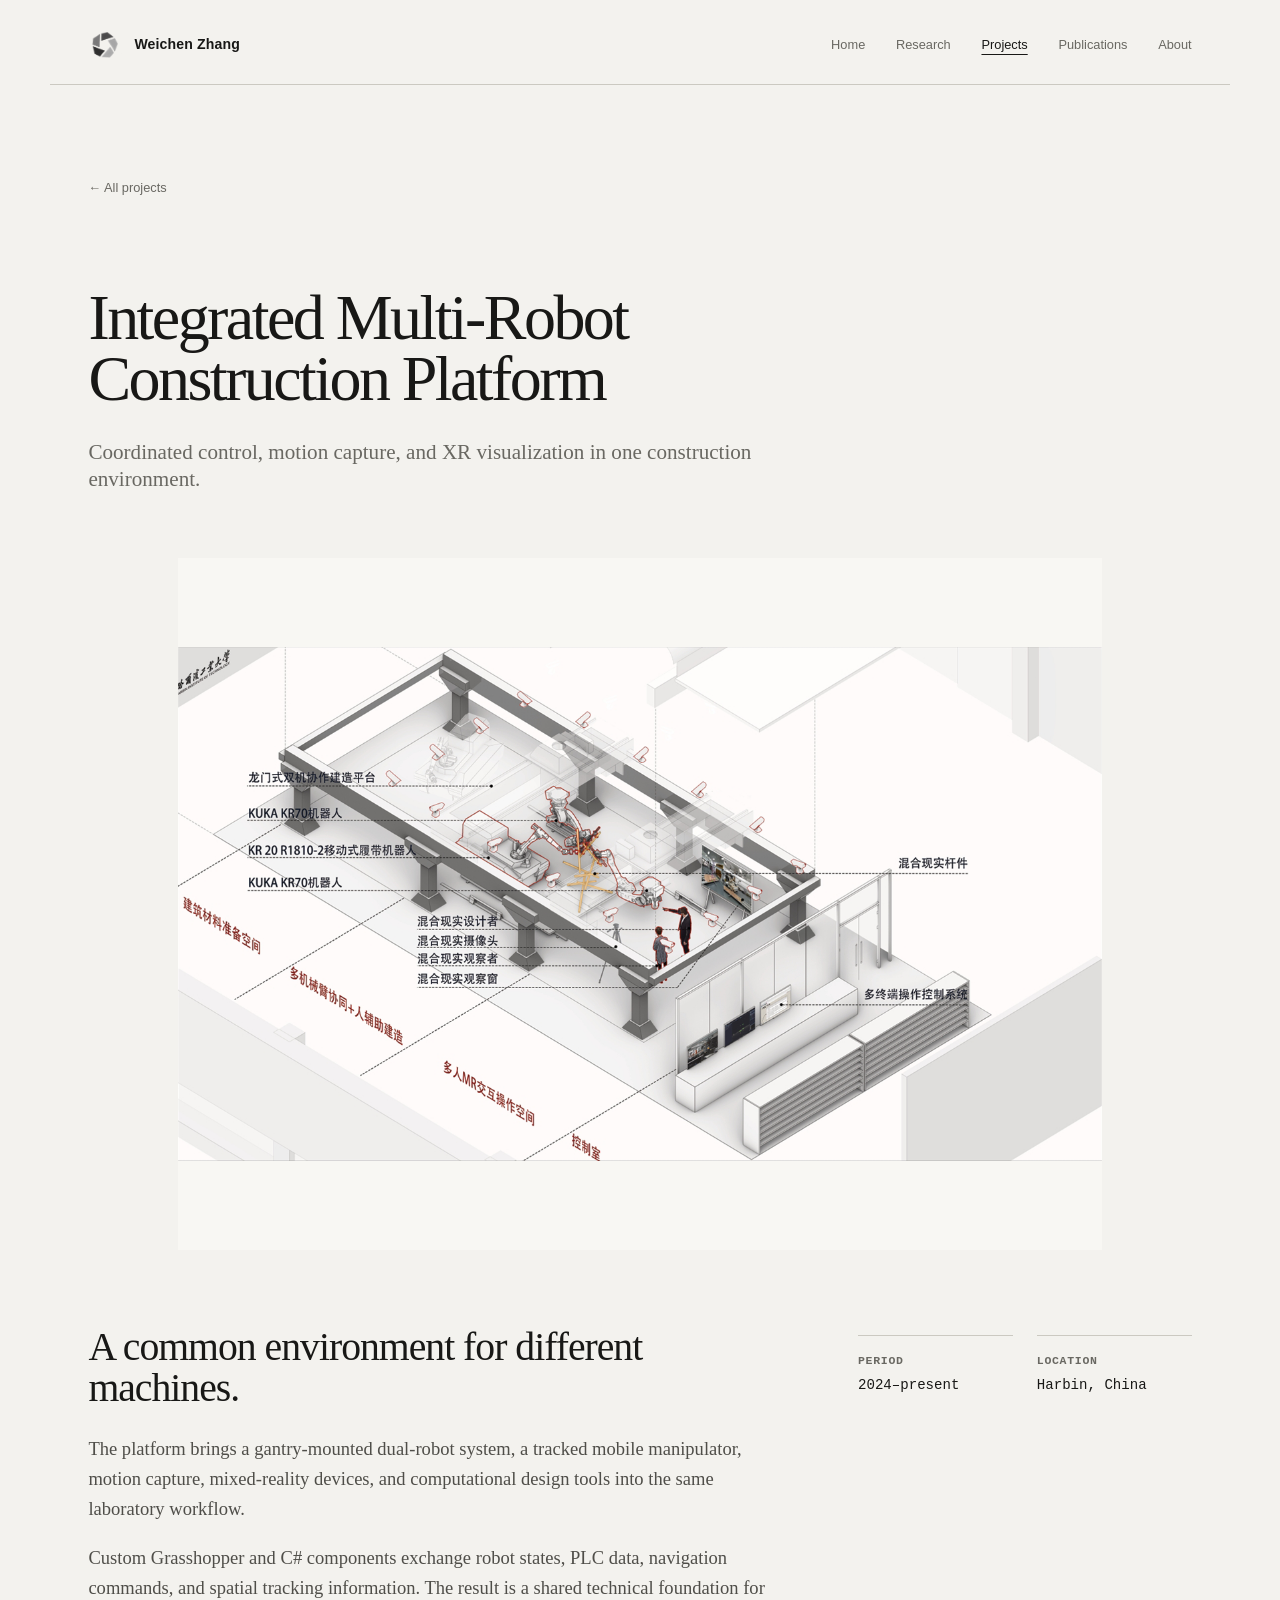
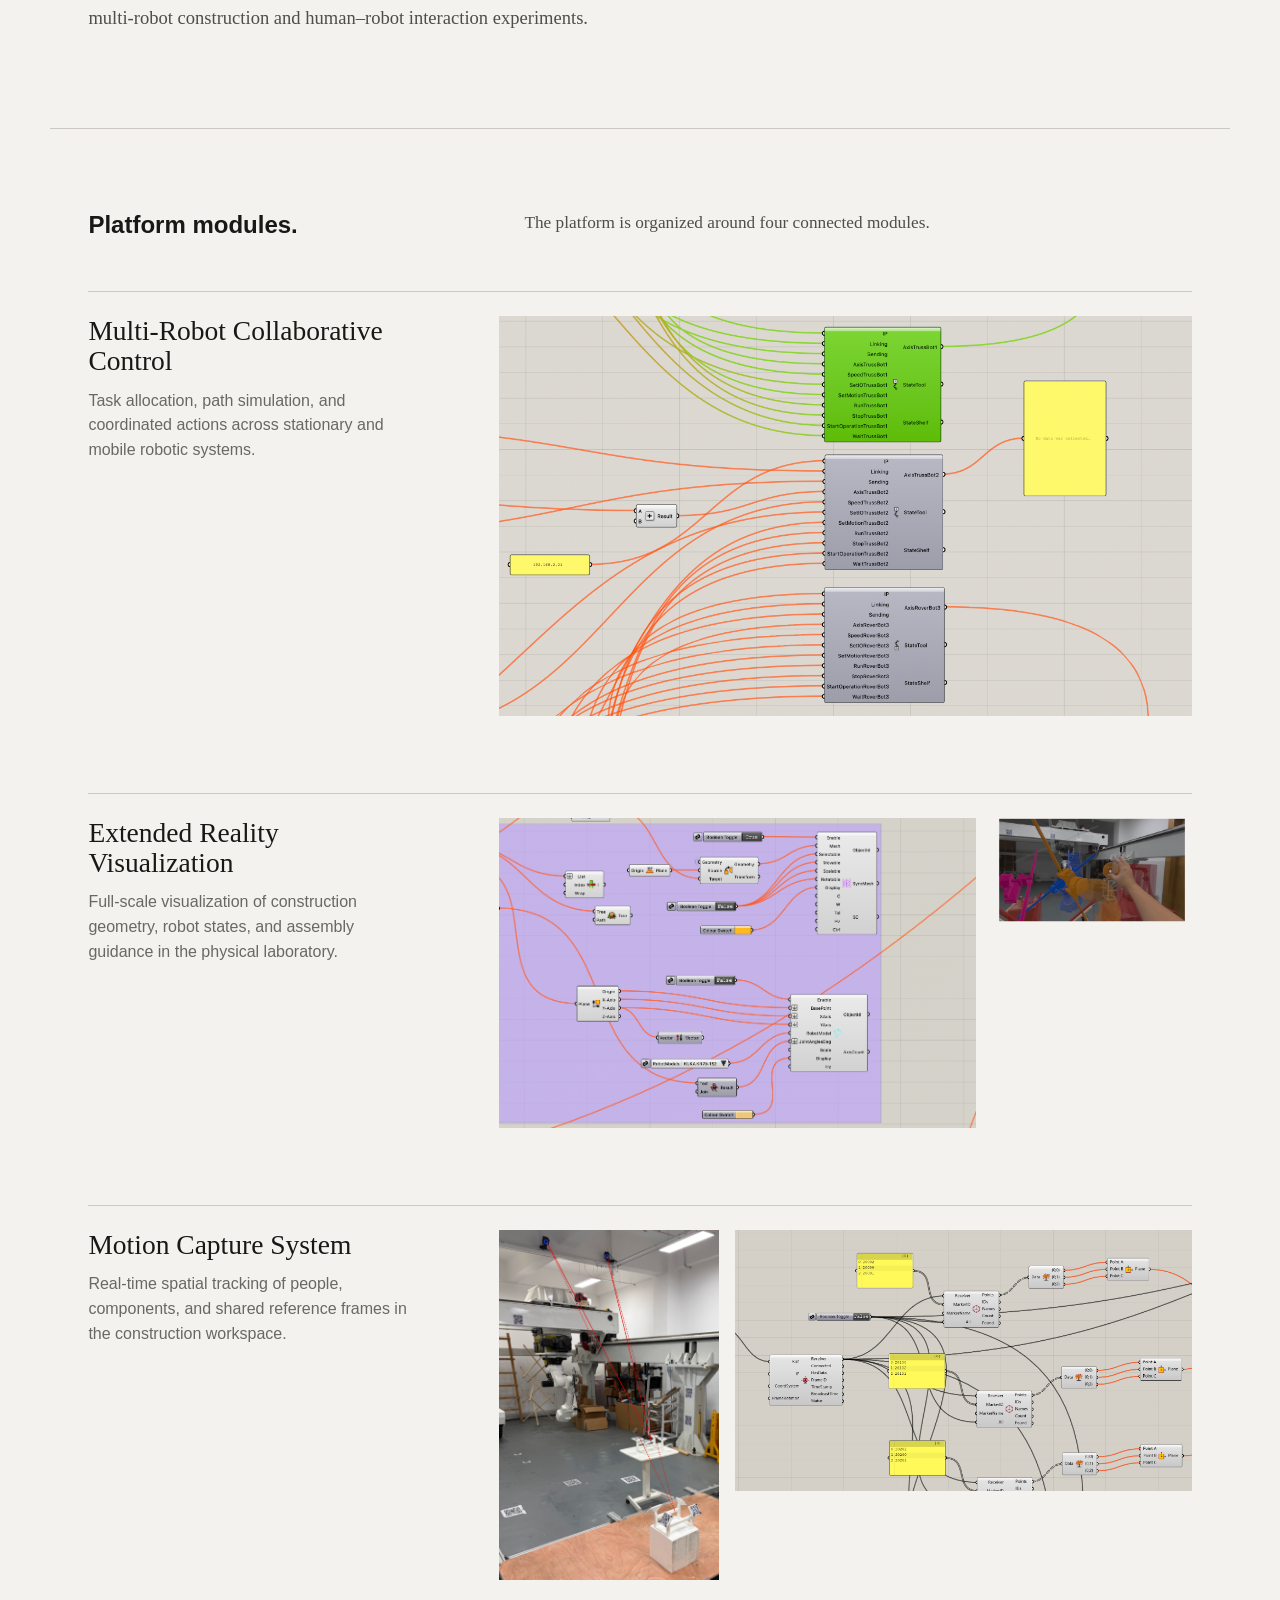
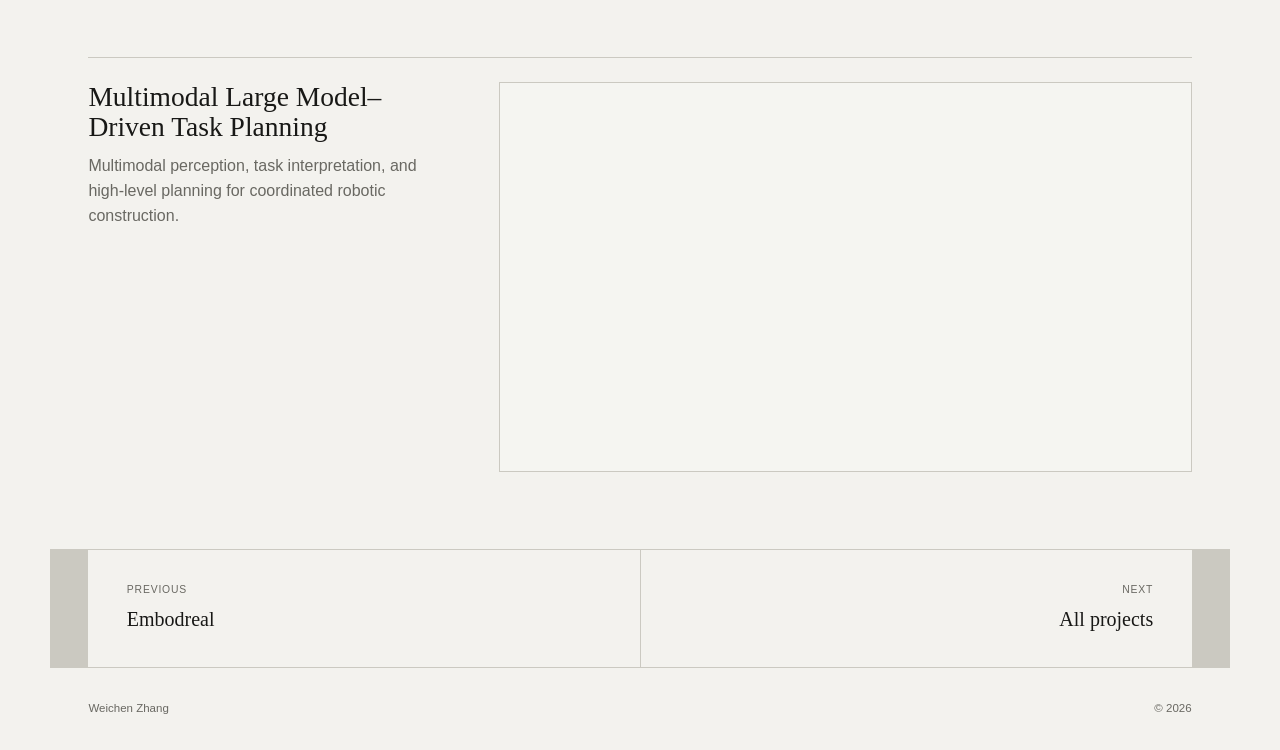
<file: project-multi-robot-testbed.html>
<!doctype html>
<html lang="en">
<head><meta charset="utf-8"><meta name="viewport" content="width=device-width, initial-scale=1"><title>Integrated Multi-Robot Construction Platform · Weichen Zhang</title><meta name="description" content="An integrated platform for collaborative robot control, motion capture, and extended-reality visualization at Harbin Institute of Technology."><meta name="theme-color" content="#f3f2ee"><link rel="icon" href="assets/brand-mark-grayscale.png" type="image/png"><link rel="stylesheet" href="styles-studio.css?v=20261103-3"></head>
<body class="page-inner project-detail-page"><a class="skip-link" href="#main">Skip to content</a>
  <header class="site-header"><a class="brand" href="index.html" aria-label="Weichen Zhang home"><span class="brand-mark"><img src="assets/brand-mark-grayscale.png" alt=""></span><strong>Weichen Zhang</strong></a><button class="nav-toggle" type="button" aria-expanded="false" aria-controls="site-nav"><span>Menu</span><i aria-hidden="true"></i></button><nav id="site-nav" aria-label="Primary navigation" data-open="false"><a href="index.html">Home</a><a href="research.html">Research</a><a href="projects.html" aria-current="page">Projects</a><a href="publications.html">Publications</a><a href="about.html">About</a></nav></header>
  <main id="main">
    <header class="project-detail-hero"><a class="project-back" href="projects.html">← All projects</a><h1>Integrated Multi-Robot<br>Construction Platform</h1><p class="project-detail-deck">Coordinated control, motion capture, and XR visualization in one construction environment.</p></header>
    <figure class="project-detail-cover project-detail-cover--contain"><img src="assets/projects/multi-robot-testbed/overview.png" alt="Axonometric overview of the integrated multi-robot construction laboratory"></figure>
    <section class="project-detail-overview" aria-labelledby="testbed-overview"><div><h2 id="testbed-overview">A common environment for different machines.</h2><p>The platform brings a gantry-mounted dual-robot system, a tracked mobile manipulator, motion capture, mixed-reality devices, and computational design tools into the same laboratory workflow.</p><p>Custom Grasshopper and C# components exchange robot states, PLC data, navigation commands, and spatial tracking information. The result is a shared technical foundation for multi-robot construction and human–robot interaction experiments.</p></div><dl class="project-facts"><div><dt>Period</dt><dd>2024–present</dd></div><div><dt>Location</dt><dd>Harbin, China</dd></div></dl></section>
    <section class="project-detail-gallery" aria-labelledby="testbed-modules"><div class="project-story-copy"><h2 id="testbed-modules">Platform modules.</h2><p>The platform is organized around four connected modules.</p></div><div class="system-modules"><article class="system-module"><div><h3>Multi-Robot Collaborative Control</h3><p>Task allocation, path simulation, and coordinated actions across stationary and mobile robotic systems.</p></div><div class="module-media module-media--single"><figure><img src="assets/projects/multi-robot-testbed/multi-robot-control.png" alt="Grasshopper definition coordinating three construction robots" loading="lazy"></figure></div></article><article class="system-module"><div><h3>Extended Reality Visualization</h3><p>Full-scale visualization of construction geometry, robot states, and assembly guidance in the physical laboratory.</p></div><div class="module-media"><figure><img src="assets/projects/multi-robot-testbed/xr-workflow.png" alt="Grasshopper workflow for mixed-reality visualization" loading="lazy"></figure><figure><img src="assets/projects/multi-robot-testbed/xr-interaction.png" alt="Mixed-reality interaction with construction robots" loading="lazy"></figure></div></article><article class="system-module"><div><h3>Motion Capture System</h3><p>Real-time spatial tracking of people, components, and shared reference frames in the construction workspace.</p></div><div class="module-media module-media--mocap"><figure><img src="assets/projects/multi-robot-testbed/mocap-lab.png" alt="Motion-capture cameras tracking physical markers in the laboratory" loading="lazy"></figure><figure><img src="assets/projects/multi-robot-testbed/mocap-workflow.png" alt="Grasshopper workflow receiving motion-capture marker data" loading="lazy"></figure></div></article><article class="system-module"><div><h3>Multimodal Large Model–Driven Task Planning</h3><p>Multimodal perception, task interpretation, and high-level planning for coordinated robotic construction.</p></div><div class="module-placeholders module-placeholders--single"><div class="module-placeholder">Image forthcoming</div></div></article></div></section>
    <nav class="project-detail-nav" aria-label="Project navigation"><a href="project-embodreal.html"><span>Previous</span>Embodreal</a><a href="projects.html"><span>Next</span>All projects</a></nav>
  </main><footer><p>Weichen Zhang</p><p>PhD Candidate in Architecture · Harbin Institute of Technology</p><p>© <span id="year">2026</span></p></footer><script src="data.js?v=20261103-3"></script><script src="app.js?v=20261103-3"></script>
</body></html>
</file>
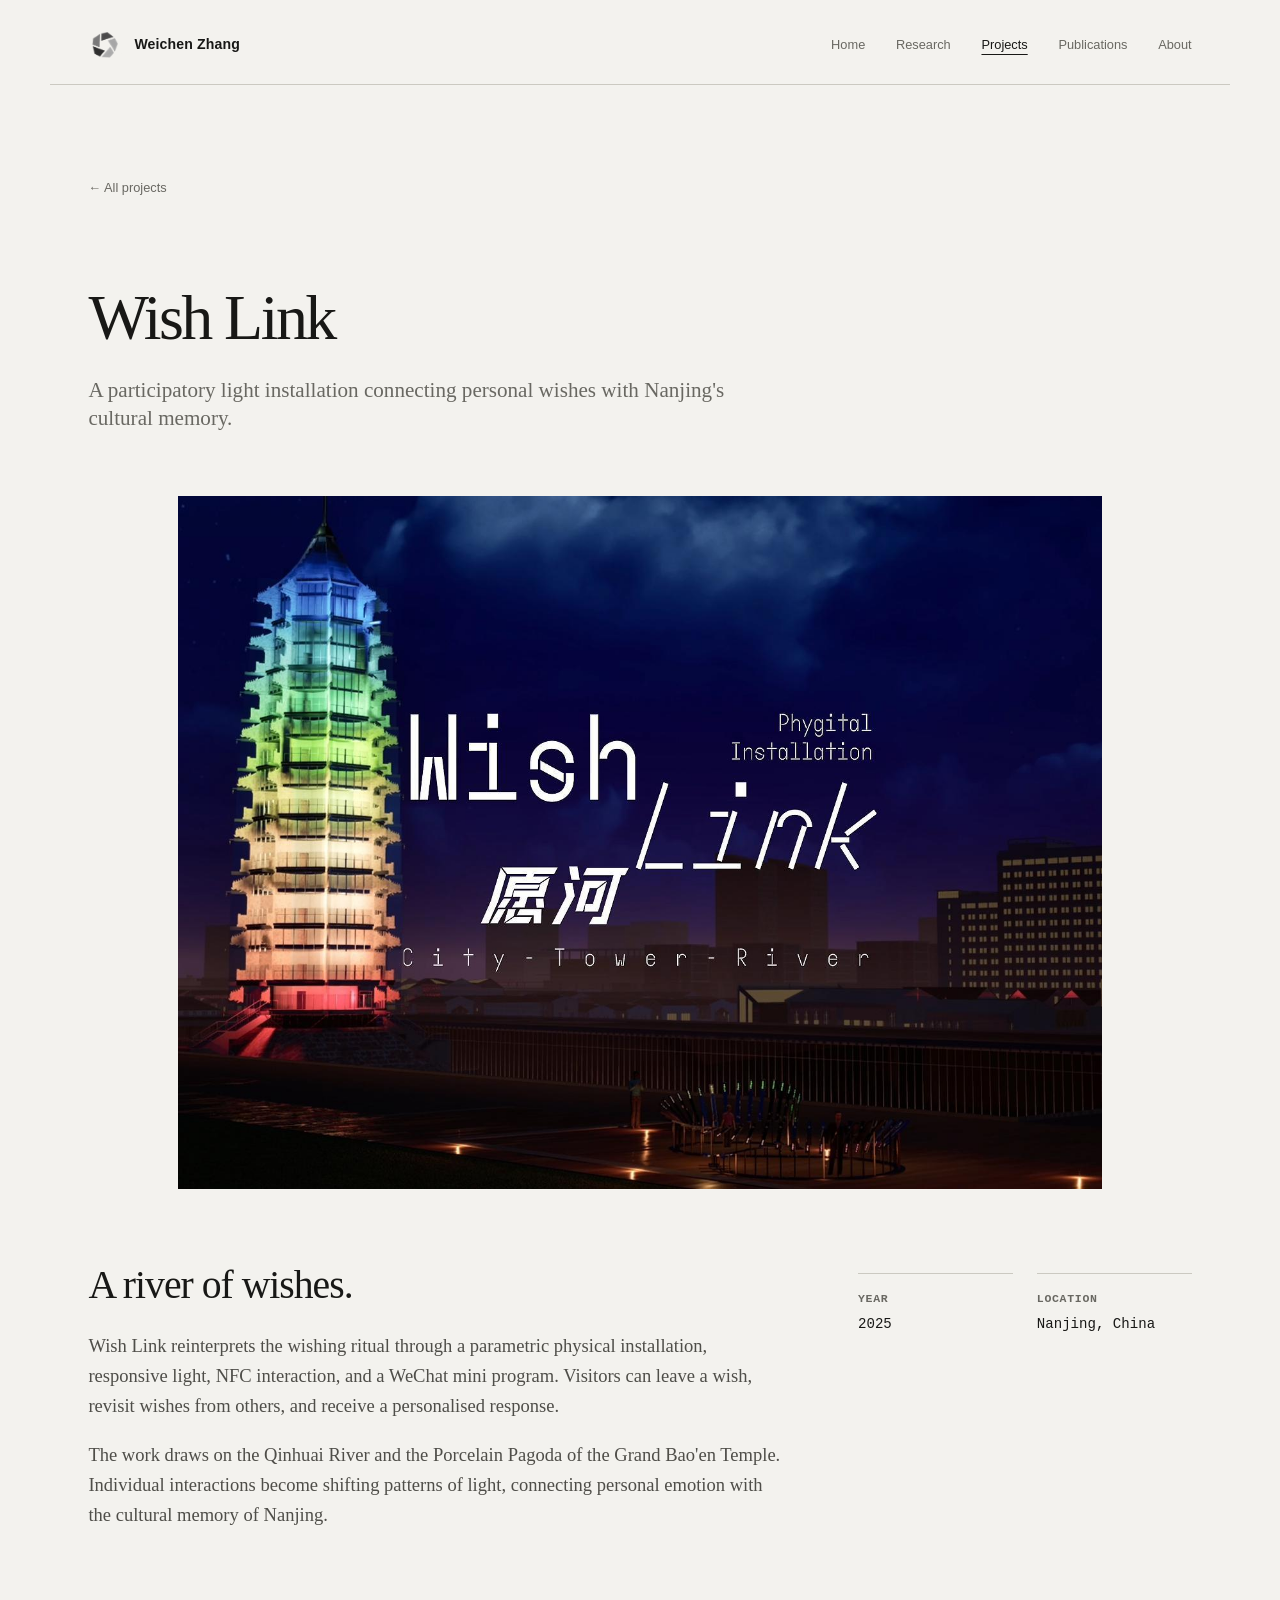
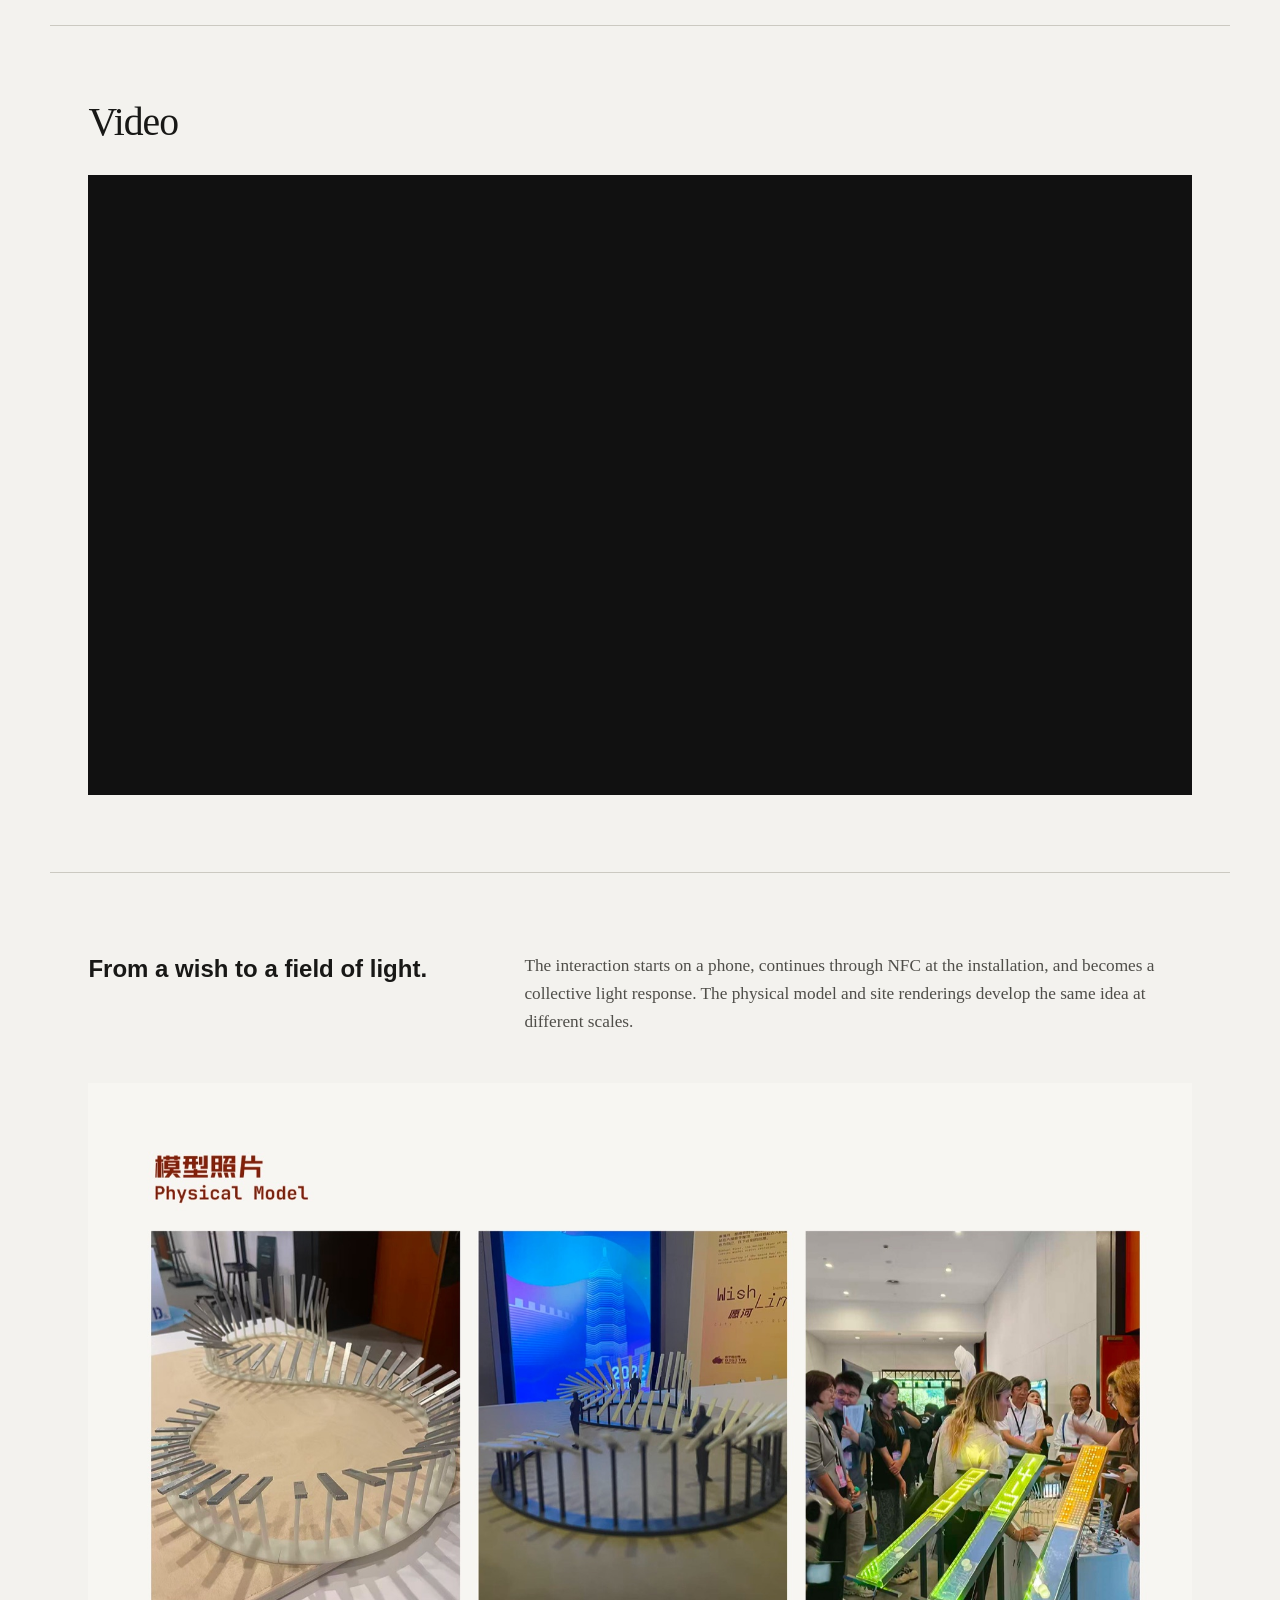
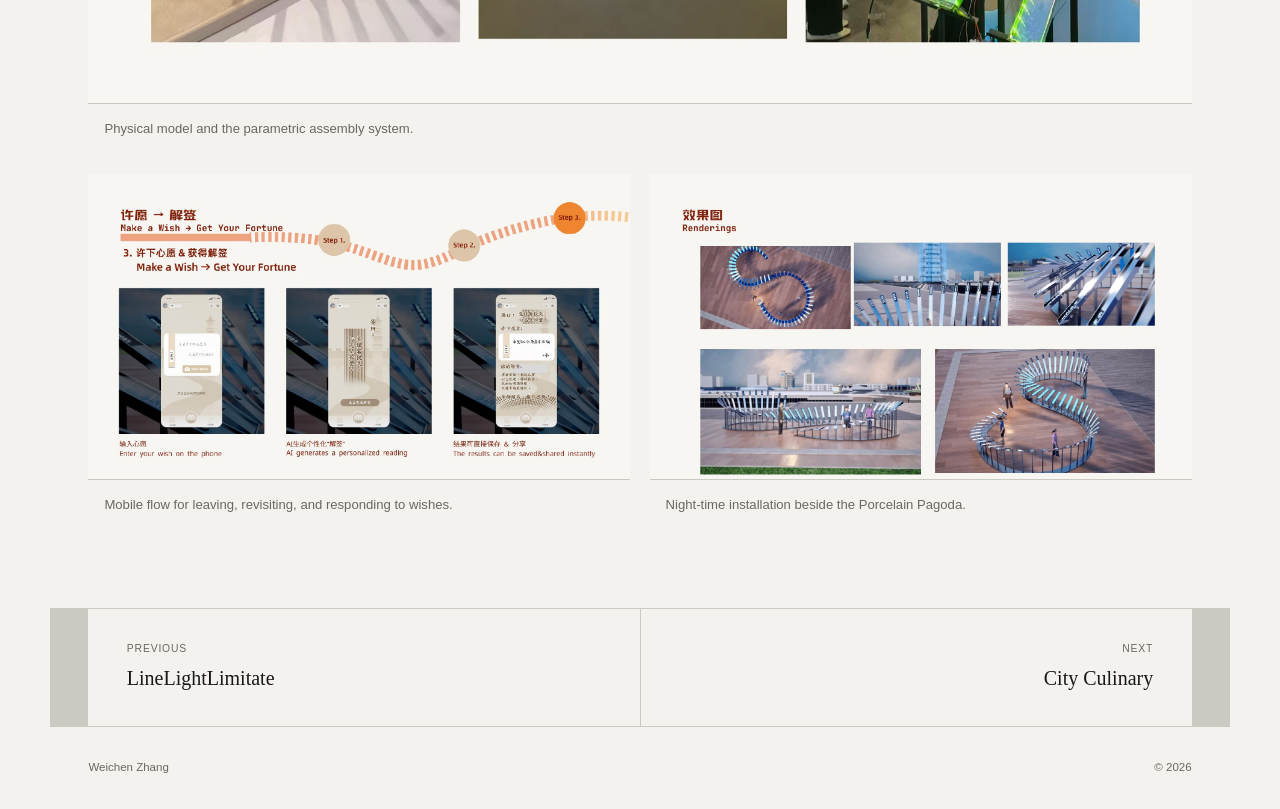
<file: project-wish-link.html>
<!doctype html>
<html lang="en">
<head>
  <meta charset="utf-8"><meta name="viewport" content="width=device-width, initial-scale=1">
  <title>Wish Link · Weichen Zhang</title>
  <meta name="description" content="Wish Link is a participatory light installation connecting personal wishes with Nanjing's cultural memory.">
  <meta name="theme-color" content="#f3f2ee"><link rel="icon" href="assets/brand-mark-grayscale.png" type="image/png"><link rel="stylesheet" href="styles-studio.css?v=20261103-3">
</head>
<body class="page-inner project-detail-page project-detail--wish">
  <a class="skip-link" href="#main">Skip to content</a>
  <header class="site-header"><a class="brand" href="index.html" aria-label="Weichen Zhang home"><span class="brand-mark"><img src="assets/brand-mark-grayscale.png" alt=""></span><strong>Weichen Zhang</strong></a><button class="nav-toggle" type="button" aria-expanded="false" aria-controls="site-nav"><span>Menu</span><i aria-hidden="true"></i></button><nav id="site-nav" aria-label="Primary navigation" data-open="false"><a href="index.html">Home</a><a href="research.html">Research</a><a href="projects.html" aria-current="page">Projects</a><a href="publications.html">Publications</a><a href="about.html">About</a></nav></header>
  <main id="main">
    <header class="project-detail-hero"><a class="project-back" href="projects.html">← All projects</a><h1>Wish Link</h1><p class="project-detail-deck">A participatory light installation connecting personal wishes with Nanjing's cultural memory.</p></header>
    <figure class="project-detail-cover"><img src="assets/projects/wish-link/cover.jpg" alt="Wish Link installation proposal beside the Porcelain Pagoda in Nanjing"></figure>
    <section class="project-detail-overview" aria-labelledby="overview-title"><div><h2 id="overview-title">A river of wishes.</h2><p>Wish Link reinterprets the wishing ritual through a parametric physical installation, responsive light, NFC interaction, and a WeChat mini program. Visitors can leave a wish, revisit wishes from others, and receive a personalised response.</p><p>The work draws on the Qinhuai River and the Porcelain Pagoda of the Grand Bao'en Temple. Individual interactions become shifting patterns of light, connecting personal emotion with the cultural memory of Nanjing.</p></div><dl class="project-facts"><div><dt>Year</dt><dd>2025</dd></div><div><dt>Location</dt><dd>Nanjing, China</dd></div></dl></section>
    <section class="project-video" aria-labelledby="wish-video"><h2 id="wish-video">Video</h2><div class="video-frame" data-youtube-id="7-sBBWiQef4" data-video-title="Wish Link"></div><noscript><a href="https://youtu.be/7-sBBWiQef4" target="_blank" rel="noreferrer">Watch on YouTube ↗</a></noscript></section>
    <section class="project-detail-gallery" aria-labelledby="gallery-title"><div class="project-story-copy"><h2 id="gallery-title">From a wish to a field of light.</h2><p>The interaction starts on a phone, continues through NFC at the installation, and becomes a collective light response. The physical model and site renderings develop the same idea at different scales.</p></div><div class="project-gallery"><figure class="is-wide"><img src="assets/projects/wish-link/model.jpg" alt="Wish Link physical model and exhibition photographs" loading="lazy"><figcaption>Physical model and the parametric assembly system.</figcaption></figure><figure><img src="assets/projects/wish-link/interaction.jpg" alt="Mobile interaction for making a wish and receiving a personalised response" loading="lazy"><figcaption>Mobile flow for leaving, revisiting, and responding to wishes.</figcaption></figure><figure><img src="assets/projects/wish-link/renderings.jpg" alt="Wish Link installation renderings" loading="lazy"><figcaption>Night-time installation beside the Porcelain Pagoda.</figcaption></figure></div></section>
    <nav class="project-detail-nav" aria-label="Project navigation"><a href="project-line-light-limitate.html"><span>Previous</span>LineLightLimitate</a><a href="project-city-culinary.html"><span>Next</span>City Culinary</a></nav>
  </main>
  <footer><p>Weichen Zhang</p><p>PhD Candidate in Architecture · Harbin Institute of Technology</p><p>© <span id="year">2026</span></p></footer><script src="data.js?v=20261103-3"></script><script src="app.js?v=20261103-3"></script>
</body>
</html>
</file>
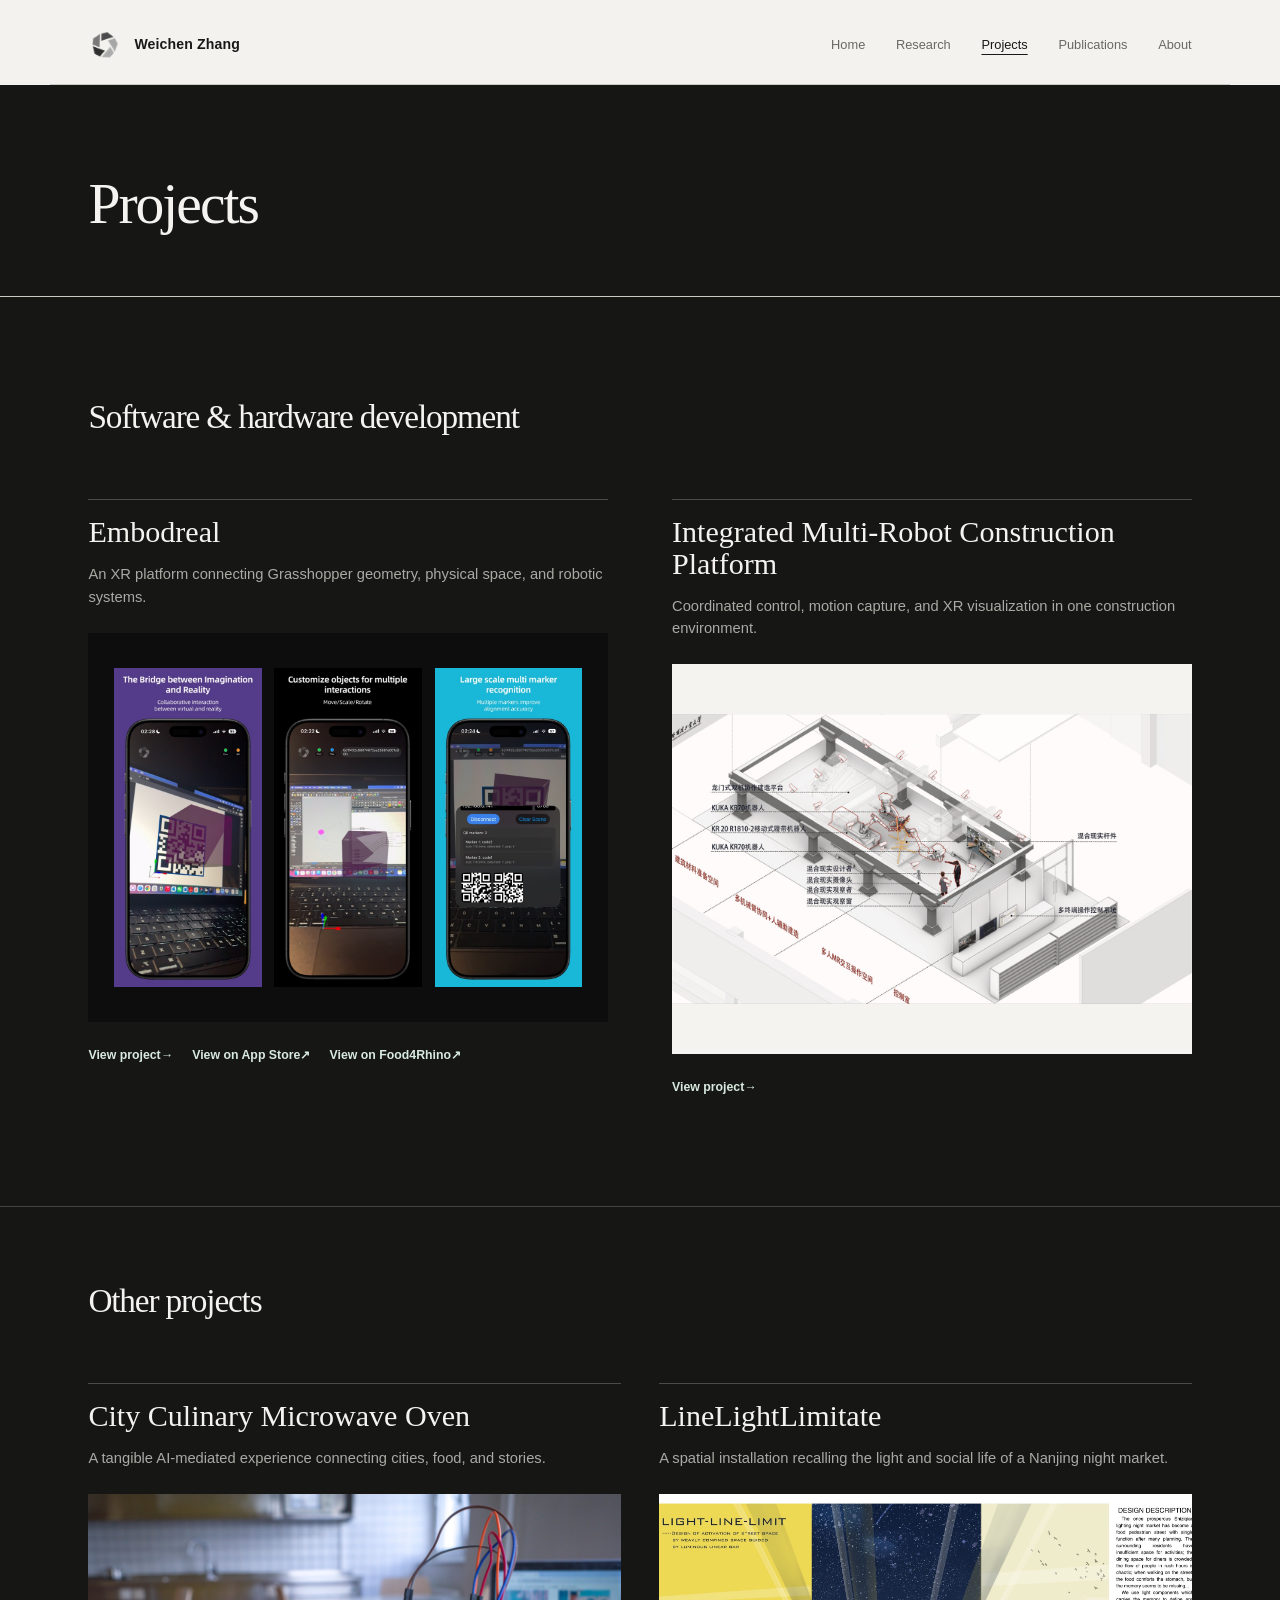
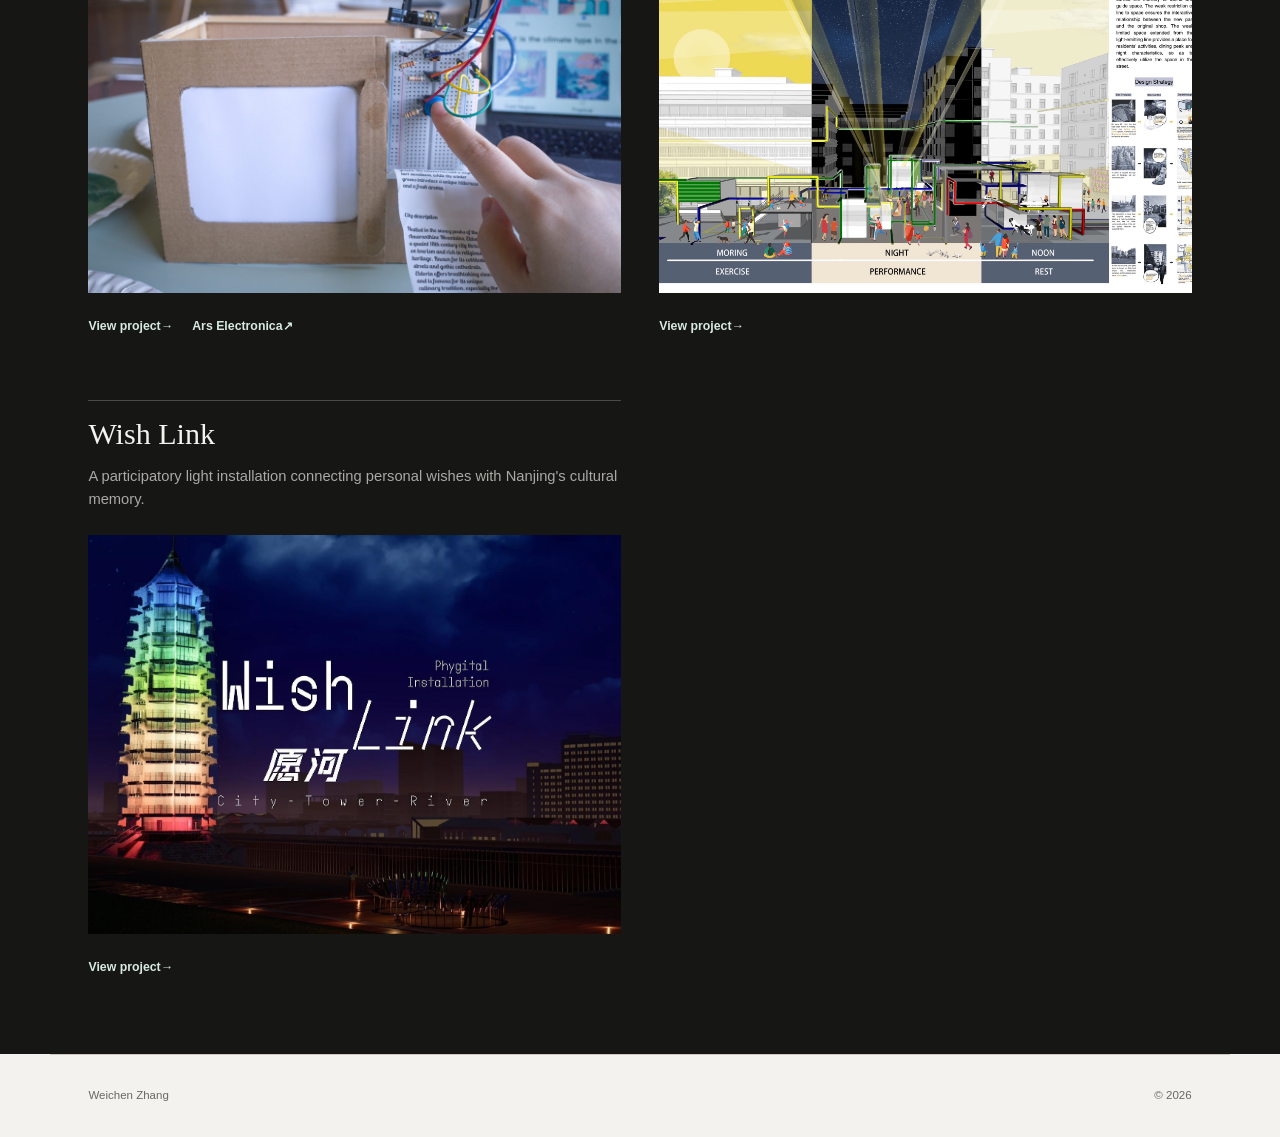
<file: projects.html>
<!doctype html>
<html lang="en">
<head>
  <meta charset="utf-8">
  <meta name="viewport" content="width=device-width, initial-scale=1">
  <title>Projects · Weichen Zhang</title>
  <meta name="description" content="Selected research projects by Weichen Zhang in XR, human–robot interaction, and robotic construction.">
  <meta name="theme-color" content="#07070a">
  <link rel="icon" href="assets/brand-mark-grayscale.png" type="image/png">
  <link rel="stylesheet" href="styles-studio.css?v=20261103-3">
</head>
<body class="page-inner page-projects">
  <a class="skip-link" href="#main">Skip to content</a>
  <header class="site-header">
    <a class="brand" href="index.html" aria-label="Weichen Zhang home"><span class="brand-mark"><img src="assets/brand-mark-grayscale.png" alt=""></span><strong>Weichen Zhang</strong></a>
    <button class="nav-toggle" type="button" aria-expanded="false" aria-controls="site-nav"><span>Menu</span><i aria-hidden="true"></i></button>
    <nav id="site-nav" aria-label="Primary navigation" data-open="false">
      <a href="index.html">Home</a><a href="research.html">Research</a><a href="projects.html" aria-current="page">Projects</a><a href="publications.html">Publications</a><a href="about.html">About</a>
    </nav>
  </header>
  <main id="main">
    <header class="page-hero page-hero--dark"><h1>Projects</h1></header>
    <section class="section projects-section projects-section--page project-group-section" aria-labelledby="development-title">
      <div class="section-intro section-intro--compact"><h2 id="development-title">Software &amp; hardware development</h2></div>
      <div class="projects-grid projects-grid--development" data-project-list data-project-group="development"></div>
    </section>
    <section class="section projects-section project-group-section" aria-labelledby="representative-title">
      <div class="section-intro section-intro--compact"><h2 id="representative-title">Other projects</h2></div>
      <div class="projects-grid" data-project-list data-project-group="representative"></div>
    </section>
  </main>
  <footer><p>Weichen Zhang</p><p>PhD Candidate in Architecture · Harbin Institute of Technology</p><p>© <span id="year">2026</span></p></footer>
  <script src="data.js?v=20261103-3"></script>
  <script src="app.js?v=20261103-3"></script>
</body>
</html>
</file>
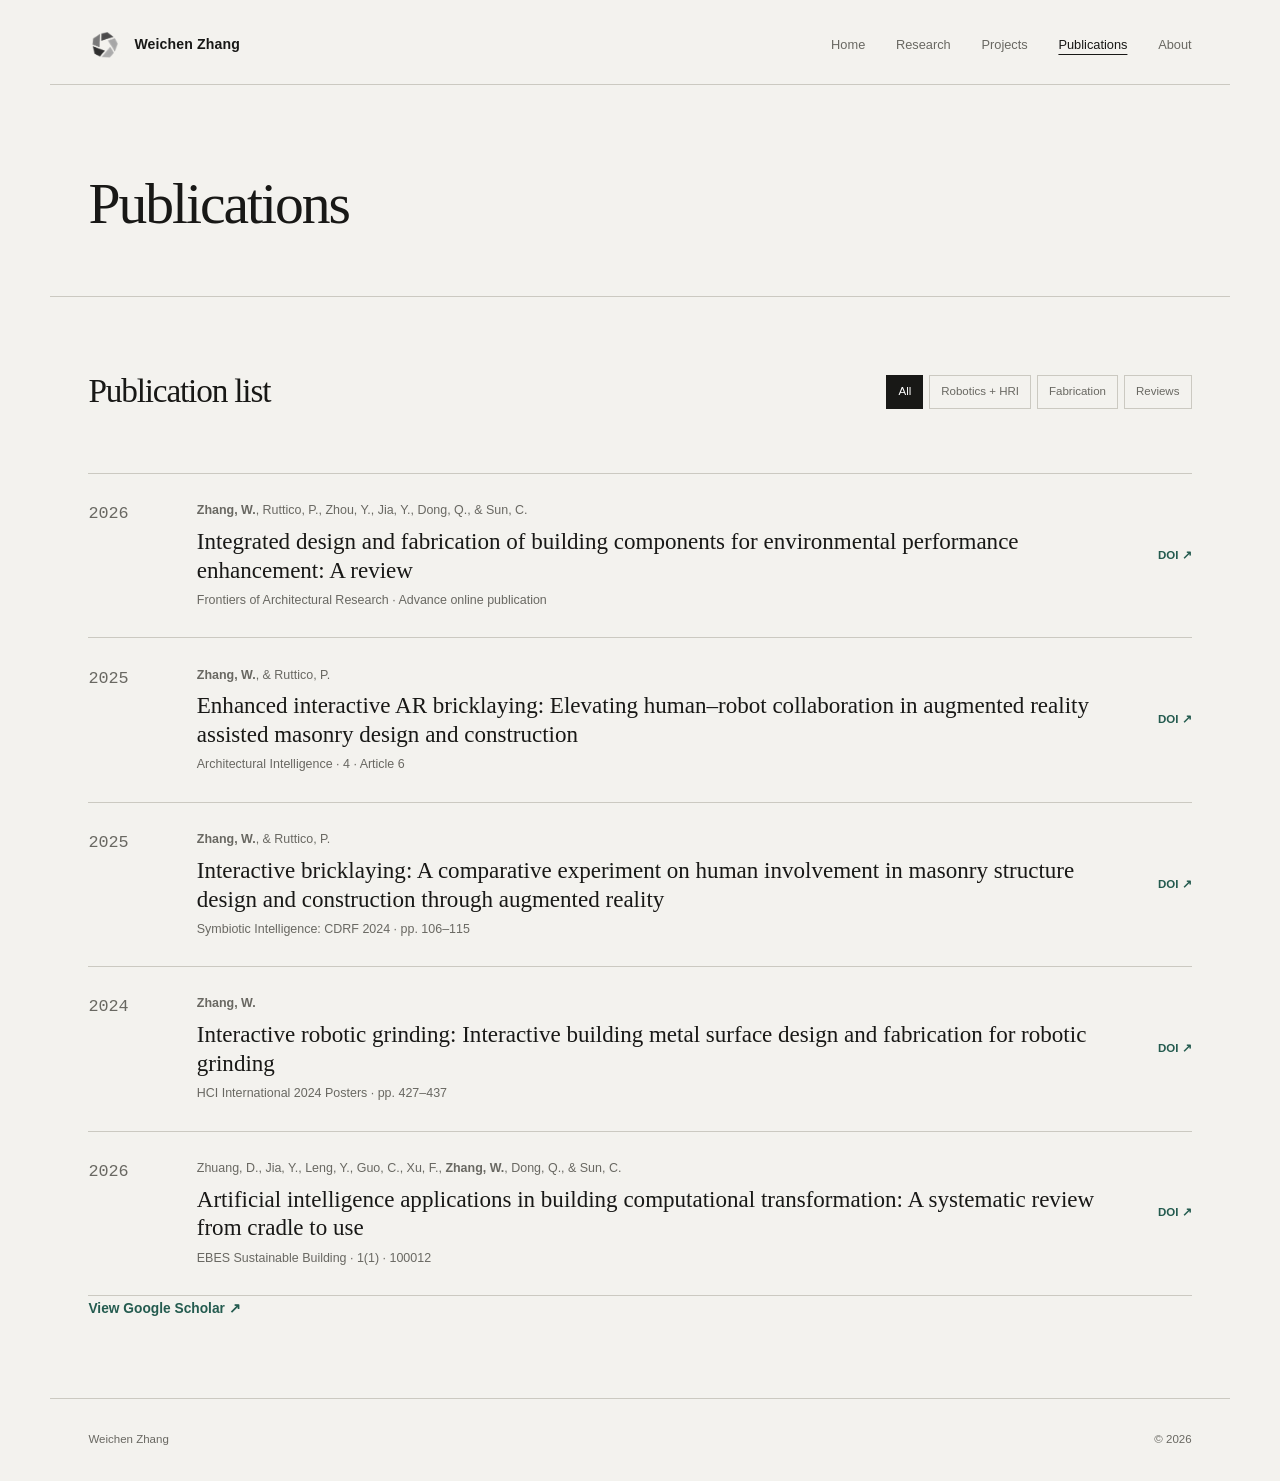
<file: publications.html>
<!doctype html>
<html lang="en">
<head>
  <meta charset="utf-8">
  <meta name="viewport" content="width=device-width, initial-scale=1">
  <title>Publications · Weichen Zhang</title>
  <meta name="description" content="Publications by Weichen Zhang in robotic construction, human–robot interaction, fabrication, and computational design.">
  <meta name="theme-color" content="#f5f5f7">
  <link rel="icon" href="assets/brand-mark-grayscale.png" type="image/png">
  <link rel="stylesheet" href="styles-studio.css?v=20261103-3">
</head>
<body class="page-inner page-publications">
  <a class="skip-link" href="#main">Skip to content</a>
  <header class="site-header">
    <a class="brand" href="index.html" aria-label="Weichen Zhang home"><span class="brand-mark"><img src="assets/brand-mark-grayscale.png" alt=""></span><strong>Weichen Zhang</strong></a>
    <button class="nav-toggle" type="button" aria-expanded="false" aria-controls="site-nav"><span>Menu</span><i aria-hidden="true"></i></button>
    <nav id="site-nav" aria-label="Primary navigation" data-open="false">
      <a href="index.html">Home</a><a href="research.html">Research</a><a href="projects.html">Projects</a><a href="publications.html" aria-current="page">Publications</a><a href="about.html">About</a>
    </nav>
  </header>
  <main id="main">
    <header class="page-hero"><h1>Publications</h1></header>
    <section class="section publications-section" aria-labelledby="publications-title">
      <div class="section-intro section-intro--compact">
        <h2 id="publications-title">Publication list</h2>
        <div class="filter-row" aria-label="Filter publications">
          <button type="button" data-filter="all" aria-pressed="true">All</button>
          <button type="button" data-filter="robotics" aria-pressed="false">Robotics + HRI</button>
          <button type="button" data-filter="fabrication" aria-pressed="false">Fabrication</button>
          <button type="button" data-filter="review" aria-pressed="false">Reviews</button>
        </div>
      </div>
      <div id="publications-list" class="publications-list"></div>
      <a class="text-link" href="https://scholar.google.com/citations?user=GpyMK5IAAAAJ&hl=en" target="_blank" rel="noreferrer">View Google Scholar <span aria-hidden="true">↗</span></a>
    </section>
  </main>
  <footer><p>Weichen Zhang</p><p>PhD Candidate in Architecture · Harbin Institute of Technology</p><p>© <span id="year">2026</span></p></footer>
  <script src="data.js?v=20261103-3"></script>
  <script src="app.js?v=20261103-3"></script>
</body>
</html>
</file>
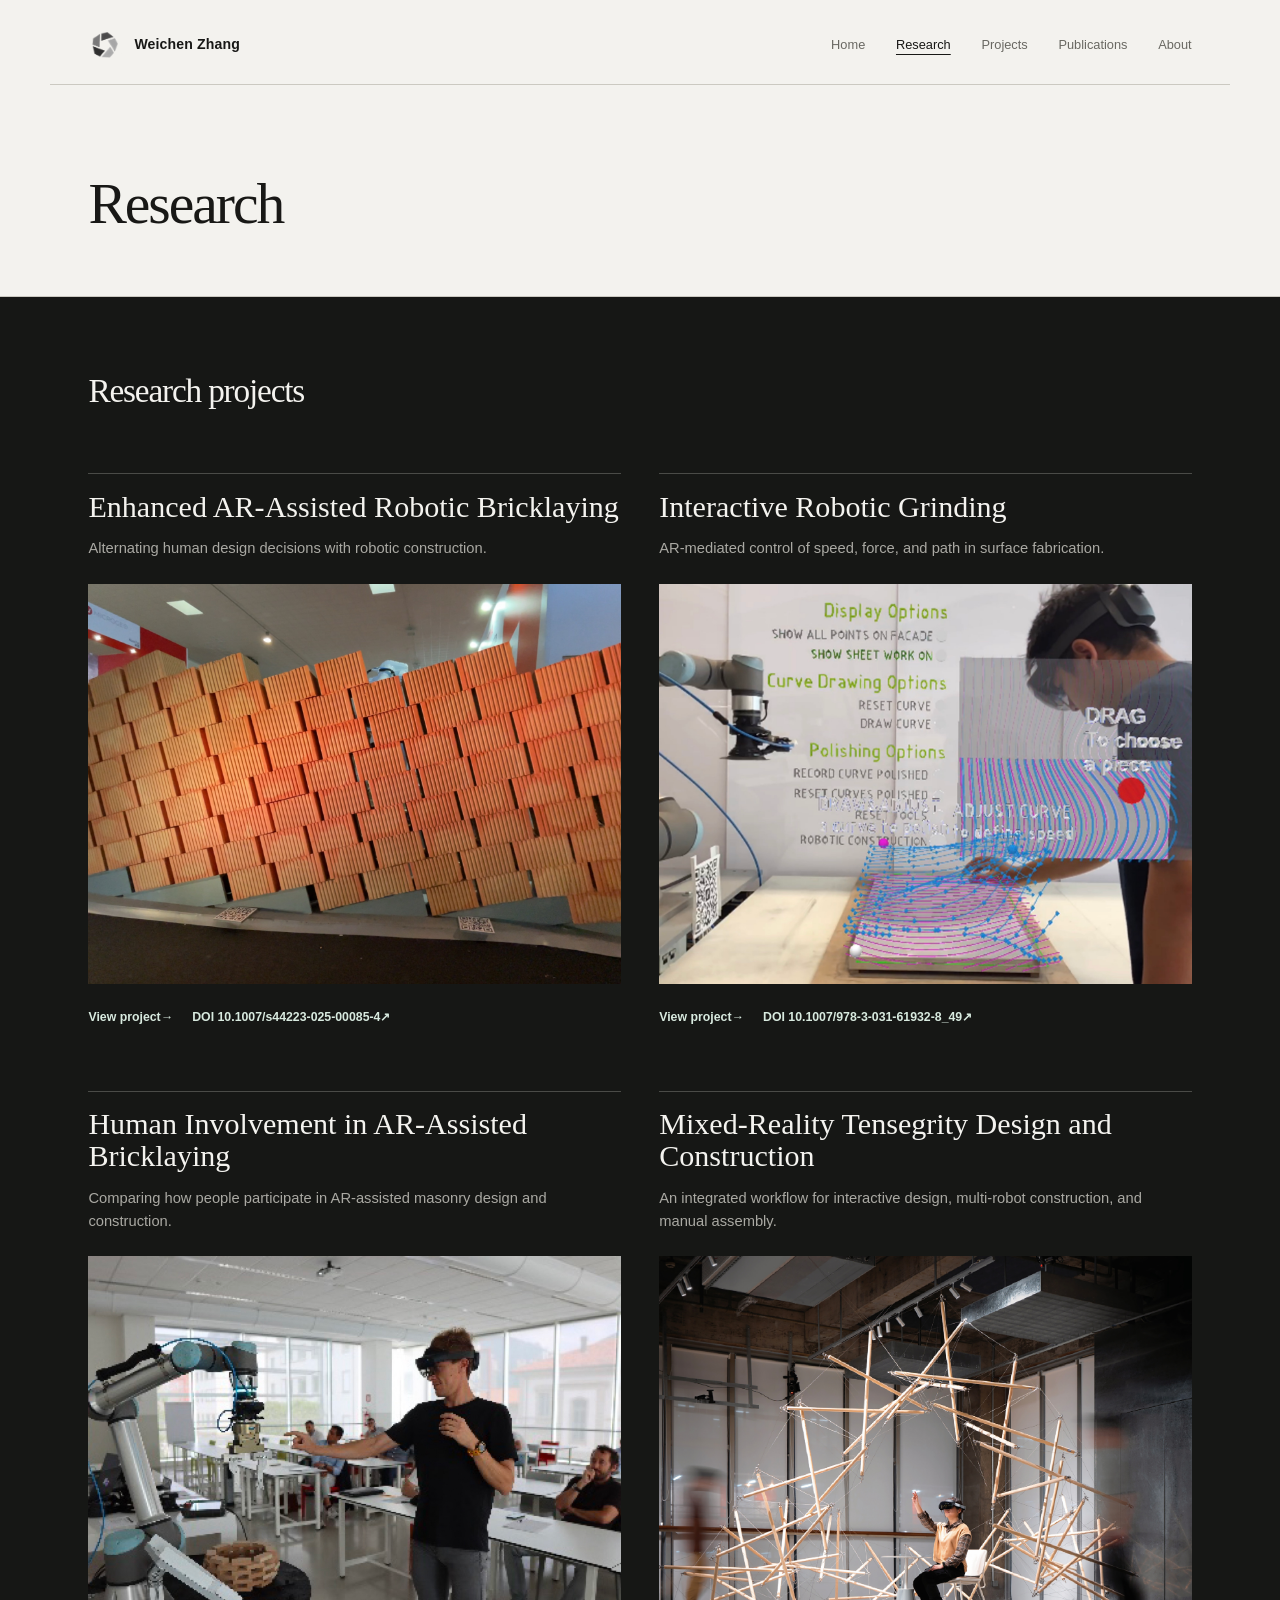
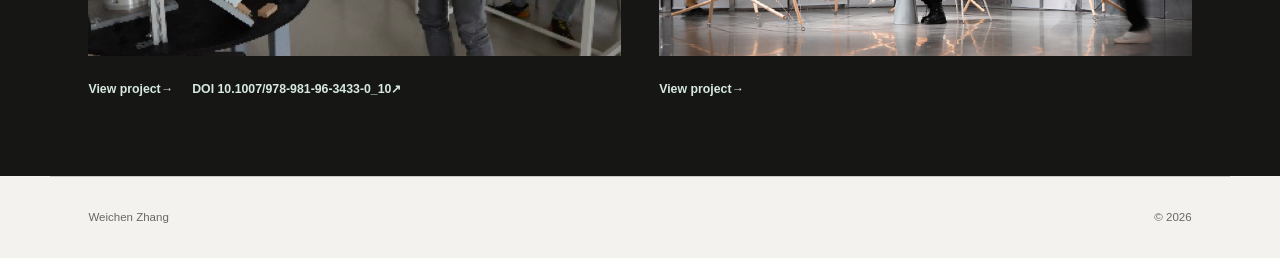
<file: research.html>
<!doctype html>
<html lang="en">
<head>
  <meta charset="utf-8">
  <meta name="viewport" content="width=device-width, initial-scale=1">
  <title>Research · Weichen Zhang</title>
  <meta name="description" content="Research by Weichen Zhang in extended reality, human–robot interaction, computational design, and robotic construction.">
  <meta name="theme-color" content="#f5f5f7">
  <link rel="icon" href="assets/brand-mark-grayscale.png" type="image/png">
  <link rel="stylesheet" href="styles-studio.css?v=20261103-3">
</head>
<body class="page-inner page-research">
  <a class="skip-link" href="#main">Skip to content</a>
  <header class="site-header">
    <a class="brand" href="index.html" aria-label="Weichen Zhang home"><span class="brand-mark"><img src="assets/brand-mark-grayscale.png" alt=""></span><strong>Weichen Zhang</strong></a>
    <button class="nav-toggle" type="button" aria-expanded="false" aria-controls="site-nav"><span>Menu</span><i aria-hidden="true"></i></button>
    <nav id="site-nav" aria-label="Primary navigation" data-open="false">
      <a href="index.html">Home</a><a href="research.html" aria-current="page">Research</a><a href="projects.html">Projects</a><a href="publications.html">Publications</a><a href="about.html">About</a>
    </nav>
  </header>
  <main id="main">
    <header class="page-hero"><h1>Research</h1></header>
    <section class="section projects-section research-projects-section" aria-labelledby="research-projects-title">
      <div class="section-intro section-intro--compact"><h2 id="research-projects-title">Research projects</h2></div>
      <div class="projects-grid" data-project-list data-project-group="research"></div>
    </section>
  </main>
  <footer><p>Weichen Zhang</p><p>PhD Candidate in Architecture · Harbin Institute of Technology</p><p>© <span id="year">2026</span></p></footer>
  <script src="data.js?v=20261103-3"></script>
  <script src="app.js?v=20261103-3"></script>
</body>
</html>
</file>
<file: styles-studio.css>
:root {
  --paper: #f3f2ee;
  --white: #fff;
  --ink: #181816;
  --muted: #696862;
  --line: #cbc9c1;
  --accent: #245b4f;
  --dark: #161715;
  --gutter: clamp(18px, 3vw, 44px);
  --max: 1180px;
  --sans: -apple-system, BlinkMacSystemFont, "Helvetica Neue", Arial, sans-serif;
  --serif: "Iowan Old Style", "Palatino Linotype", Palatino, Georgia, serif;
  --mono: "SFMono-Regular", Consolas, "Liberation Mono", monospace;
}

* { box-sizing: border-box; }
html { scroll-behavior: smooth; }
body {
  margin: 0;
  background: var(--paper);
  color: var(--ink);
  font-family: var(--sans);
  font-size: 16px;
  line-height: 1.55;
  -webkit-font-smoothing: antialiased;
}
img { max-width: 100%; }
a { color: inherit; }
button, input { font: inherit; }
.skip-link { position: fixed; left: 1rem; top: -5rem; z-index: 100; padding: .65rem 1rem; background: var(--ink); color: #fff; }
.skip-link:focus { top: 1rem; }
.visually-hidden { position: absolute !important; width: 1px; height: 1px; padding: 0; margin: -1px; overflow: hidden; clip: rect(0 0 0 0); white-space: nowrap; border: 0; }

.site-header {
  position: relative;
  z-index: 20;
  display: flex;
  align-items: center;
  justify-content: space-between;
  max-width: var(--max);
  margin: 0 auto;
  padding: 28px var(--gutter) 22px;
  border-bottom: 1px solid var(--line);
}
.brand { display: flex; align-items: center; gap: .75rem; text-decoration: none; }
.brand-mark { display: block; flex: 0 0 auto; width: 34px; height: 34px; }
.brand-mark img { display: block; width: 100%; height: 100%; object-fit: contain; }
.brand strong { font-size: .88rem; font-weight: 600; letter-spacing: .01em; }
#site-nav { display: flex; align-items: center; gap: clamp(1.1rem, 2.4vw, 2.25rem); }
#site-nav a { color: var(--muted); font-size: .8rem; text-decoration: none; }
#site-nav a:hover, #site-nav a[aria-current="page"] { color: var(--ink); text-decoration: underline; text-underline-offset: 5px; }
.nav-toggle { display: none; border: 0; background: transparent; }

.hero, .section, .page-hero, .page-next, footer { max-width: var(--max); margin-inline: auto; padding-inline: var(--gutter); }
.hero { padding-top: clamp(3rem, 6vw, 5.5rem); padding-bottom: clamp(4rem, 7vw, 6.5rem); }
.hero-grid { display: grid; grid-template-columns: minmax(0, .9fr) minmax(360px, 1.1fr); gap: clamp(2.5rem, 6vw, 6rem); align-items: center; }
.hero-copy h1 {
  margin: 0 0 clamp(2.2rem, 5vw, 4.5rem);
  font-family: var(--serif);
  font-size: clamp(2.8rem, 4.6vw, 4.6rem);
  font-weight: 400;
  line-height: .95;
  letter-spacing: -.045em;
}
.hero-copy h1 span { display: block; margin-top: .7rem; color: var(--muted); font-family: var(--sans); font-size: .28em; font-weight: 400; letter-spacing: .04em; }
.hero-focus { max-width: 560px; margin: 0 0 1.25rem; font-family: var(--serif); font-size: clamp(1.65rem, 2.65vw, 2.7rem); line-height: 1.08; letter-spacing: -.02em; }
.hero-focus em { font-style: italic; font-weight: 400; }
.hero-statement { max-width: 540px; margin: 0; color: var(--muted); font-size: clamp(.92rem, 1.1vw, 1.05rem); }
.hero-actions { display: flex; flex-wrap: wrap; gap: .75rem; margin-top: 2.4rem; }
.button { display: inline-block; padding: .72rem 1rem; border: 1px solid var(--line); color: var(--ink); font-size: .82rem; text-decoration: none; }
.button:hover { border-color: var(--ink); }
.button--primary { border-color: var(--ink); background: var(--ink); color: #fff; }
.hero-photo { margin: 0; }
.hero-photo img { display: block; width: 100%; height: auto; object-fit: contain; }

.section { padding-top: clamp(3.5rem, 6vw, 6rem); padding-bottom: clamp(3.5rem, 6vw, 6rem); border-top: 1px solid var(--line); }
.section-intro { display: grid; grid-template-columns: minmax(260px, .9fr) minmax(300px, 1.1fr); gap: clamp(2.5rem, 7vw, 8rem); align-items: start; }
.section-intro h2, .profile-copy h2, .contact h2 {
  margin: 0;
  font-family: var(--serif);
  font-size: clamp(1.9rem, 3.2vw, 3.2rem);
  font-weight: 400;
  line-height: 1.05;
  letter-spacing: -.035em;
}
.section-intro p, .gateway-copy p { margin: .2rem 0 1.5rem; color: var(--muted); font-size: clamp(.92rem, 1.15vw, 1.08rem); }
.section-intro--compact { display: flex; align-items: end; justify-content: space-between; gap: 2rem; margin-bottom: clamp(2.5rem, 5vw, 4.5rem); }
.section-intro--compact h2 { font-size: clamp(1.7rem, 2.6vw, 2.6rem); }
.text-link, .section-link { color: var(--accent); font-size: .86rem; font-weight: 600; text-decoration: none; }
.text-link:hover, .section-link:hover { text-decoration: underline; text-underline-offset: 4px; }

.projects-section { background: var(--dark); color: #f4f3ef; max-width: none; padding-inline: max(var(--gutter), calc((100vw - var(--max)) / 2 + var(--gutter))); }
.projects-grid { display: grid; grid-template-columns: repeat(2, minmax(0, 1fr)); gap: clamp(3rem, 5vw, 5rem) clamp(1.5rem, 3vw, 3rem); }
.project { min-width: 0; }
.project-head { padding-top: 1.1rem; border-top: 1px solid #4a4b47; }
.project-head h3 { margin: 0; font-family: var(--serif); font-size: clamp(1.55rem, 2.35vw, 2.3rem); font-weight: 400; line-height: 1.05; overflow-wrap: anywhere; }
.project-title-link { text-decoration: none; }
.project-title-link:hover { color: #b7d4c9; }
.project-subtitle { max-width: 600px; margin: .9rem 0 1.5rem; color: #aaa9a3; font-size: .92rem; }
.project-image { margin: 0 0 1.5rem; }
.project-image { overflow: hidden; background: #292a27; }
.project-image img { display: block; width: 100%; aspect-ratio: 4 / 3; object-fit: cover; }
.project-image--collage,
.carousel-project-visual--collage,
.embodreal-cover-collage { display: grid; grid-template-columns: repeat(3, minmax(0, 1fr)); gap: clamp(6px, 1vw, 14px); aspect-ratio: 4 / 3; padding: clamp(10px, 2vw, 28px); background: #0d0d0d; }
.project-image--collage span,
.carousel-project-visual--collage span,
.embodreal-cover-collage span { display: flex; min-width: 0; overflow: hidden; align-items: center; justify-content: center; background: #0d0d0d; }
.project-image--collage img,
.carousel-project-visual--collage img,
.embodreal-cover-collage img { display: block; width: 100%; height: 100%; aspect-ratio: auto; object-fit: contain; }
.project#multi-robot-testbed .project-image img,
.carousel-project--multi-robot-testbed .carousel-project-visual img { object-fit: contain; background: #f4f3ef; }
.project-image figcaption { display: none; }
.project-copy > p:first-child { margin: 0; color: #d5d4cf; font-size: 1rem; }
.project-copy .role { margin: 1.3rem 0; padding-top: 1rem; border-top: 1px solid #454641; color: #8f908a; font-size: .75rem; }
.link-row { display: flex; flex-wrap: wrap; gap: 1.2rem; }
.link-row a { color: #d8eadf; font-size: .77rem; font-weight: 600; text-decoration: none; }
.link-row a:hover { text-decoration: underline; text-underline-offset: 4px; }

.projects-carousel { width: 100%; overflow: hidden; }
.projects-carousel-track {
  display: flex;
  width: max-content;
  gap: clamp(1rem, 2vw, 2rem);
  animation: project-scroll 70s linear infinite;
}
.projects-carousel:hover .projects-carousel-track,
.projects-carousel:focus-within .projects-carousel-track { animation-play-state: paused; }
.carousel-project { display: block; width: clamp(250px, 28vw, 390px); color: inherit; text-decoration: none; }
.carousel-project figure { overflow: hidden; margin: 0; background: #292a27; }
.carousel-project img { display: block; width: 100%; aspect-ratio: 4 / 3; object-fit: cover; transition: transform .45s ease; }
.carousel-project:hover img { transform: scale(1.018); }
.carousel-project div { padding: 1rem 0 0; border-top: 1px solid #4a4b47; }
.carousel-project h3 { margin: 0; font-family: var(--serif); font-size: clamp(1.25rem, 1.7vw, 1.75rem); font-weight: 400; line-height: 1.08; }
.carousel-project p { max-width: 440px; margin: .55rem 0 0; color: #aaa9a3; font-size: .82rem; }
.carousel-project--development figure { border: 1px solid #555750; border-radius: 22px; }
.carousel-project--development h3 { font-family: var(--sans); font-size: clamp(1.08rem, 1.35vw, 1.35rem); font-weight: 650; letter-spacing: -.02em; }
.carousel-project--research figure { border-radius: 0; }
.carousel-project--research h3 { font-size: clamp(1.35rem, 1.9vw, 1.9rem); font-weight: 400; }
.carousel-project--representative figure { border-radius: 64px 0 64px 0; }
.carousel-project--representative h3 { font-size: clamp(1.25rem, 1.75vw, 1.7rem); font-style: italic; font-weight: 400; }
@keyframes project-scroll { to { transform: translateX(calc(-50% - .5 * clamp(1rem, 2vw, 2rem))); } }

.publications-section { background: var(--paper); }
.publications-list { border-top: 1px solid var(--line); }
.publication { display: grid; grid-template-columns: 70px minmax(0, 1fr) auto; gap: clamp(1.2rem, 3vw, 3rem); padding: 1.7rem 0; border-bottom: 1px solid var(--line); }
.publication time { color: var(--muted); font-family: var(--serif); font-size: 1.05rem; }
.publication .authors, .publication .venue { margin: 0; color: var(--muted); font-size: .78rem; }
.publication h3 { max-width: 900px; margin: .4rem 0; font-family: var(--serif); font-size: clamp(1.2rem, 1.8vw, 1.65rem); font-weight: 400; line-height: 1.25; }
.publication > a { align-self: center; color: var(--accent); font-size: .72rem; font-weight: 600; text-decoration: none; }
.filter-row { display: flex; flex-wrap: wrap; gap: .35rem; }
.filter-row button { padding: .45rem .7rem; border: 1px solid var(--line); background: transparent; color: var(--muted); font-size: .72rem; cursor: pointer; }
.filter-row button[aria-pressed="true"] { border-color: var(--ink); background: var(--ink); color: #fff; }

.page-hero { padding-top: clamp(4rem, 7vw, 7rem); padding-bottom: clamp(3rem, 5vw, 5rem); }
.page-hero > p { margin: 0 0 2rem; color: var(--muted); font-size: .75rem; text-transform: uppercase; letter-spacing: .12em; }
.page-hero h1 { max-width: 900px; margin: 0; font-family: var(--serif); font-size: clamp(2.7rem, 4.5vw, 4.5rem); font-weight: 400; line-height: 1; letter-spacing: -.035em; }
.page-hero--dark { max-width: none; padding-inline: max(var(--gutter), calc((100vw - var(--max)) / 2 + var(--gutter))); background: var(--dark); color: #f4f3ef; }
.page-hero--dark > p { color: #a6a7a0; }
.page-hero--about h1 span { display: block; margin-top: .7rem; color: var(--muted); font-family: var(--sans); font-size: .28em; letter-spacing: .05em; }
.projects-section--page { padding-top: clamp(4.5rem, 8vw, 7rem); }
.project-group-section + .project-group-section { border-top-color: #454641; }
.projects-grid--development { gap: clamp(2.5rem, 5vw, 5rem); }
.projects-grid--development .project { padding-bottom: 2rem; }
.page-next { display: flex; justify-content: space-between; gap: 2rem; padding-top: 2.5rem; padding-bottom: 2.5rem; border-top: 1px solid var(--line); }
.page-next p { margin: 0; color: var(--muted); }
.page-next a { color: var(--accent); font-size: .85rem; font-weight: 600; text-decoration: none; }
.page-next--dark { max-width: none; padding-inline: max(var(--gutter), calc((100vw - var(--max)) / 2 + var(--gutter))); background: var(--dark); border-color: #444540; color: #eee; }
.page-next--dark p { color: #a6a7a0; }
.page-next--dark a { color: #d8eadf; }

.research .section-intro { margin-bottom: clamp(4rem, 8vw, 7rem); }
.research-strands { display: grid; grid-template-columns: repeat(2, minmax(0, 1fr)); gap: clamp(2rem, 5vw, 5rem); }
.research-strand { padding-top: 1.5rem; border-top: 1px solid var(--line); }
.research-strand h3 { margin: 0 0 1rem; font-family: var(--serif); font-size: clamp(1.7rem, 2.5vw, 2.5rem); font-weight: 400; }
.research-strand p { max-width: 580px; color: var(--muted); }
.research-areas { margin: 4rem 0 0; padding-top: 1rem; border-top: 1px solid var(--line); color: var(--muted); font-size: .78rem; }

.profile-section { padding-top: 0; }
.profile-layout { display: grid; grid-template-columns: minmax(260px, .65fr) minmax(0, 1.35fr); gap: clamp(2.5rem, 7vw, 8rem); align-items: start; }
.profile-portrait { margin: 0; }
.profile-portrait img { display: block; width: 100%; height: auto; }
.profile-copy h2 { margin-bottom: 2rem; }
.profile-copy > p:not(.research-areas) { max-width: 820px; color: #4f4e49; font-family: var(--serif); font-size: clamp(1.15rem, 1.55vw, 1.4rem); line-height: 1.58; }
.education-strip { display: grid; grid-template-columns: minmax(0, .85fr) minmax(0, 1.3fr) minmax(0, .85fr); gap: 1px; margin: clamp(4rem, 8vw, 7rem) 0 0; padding: 0; background: var(--line); list-style: none; }
.education-strip li { display: grid; grid-template-columns: auto minmax(0, 1fr); grid-template-rows: auto 1fr; gap: 0 1rem; min-height: 240px; padding: 1.35rem; background: var(--paper); }
.education-logo { grid-row: 1 / 3; align-self: start; width: 70px; height: 76px; object-fit: contain; mix-blend-mode: multiply; }
.education-logo--hit { width: 72px; height: 76px; }
.education-logo--polimi { width: 178px; height: 82px; }
.education-strip time { color: var(--muted); font-size: .72rem; }
.education-copy { display: flex; flex-direction: column; }
.education-strip strong { margin-top: auto; font-family: var(--serif); font-size: clamp(1.08rem, 1.35vw, 1.25rem); font-weight: 400; line-height: 1.18; }
.education-strip span { color: var(--muted); font-size: .8rem; }
.education-strip em { margin-top: .35rem; color: var(--muted); font-size: .72rem; font-style: normal; }
.experience-list { border-top: 1px solid var(--line); }
.experience-item { display: grid; grid-template-columns: 140px minmax(0, 1fr); gap: 2rem; padding: 1.5rem 0; border-bottom: 1px solid var(--line); }
.experience-item time { color: var(--muted); font-size: .78rem; }
.experience-item h3 { margin: 0; font-family: var(--serif); font-size: 1.4rem; font-weight: 400; }
.experience-item p { margin: .3rem 0 0; color: var(--muted); font-size: .85rem; }
.experience-item .experience-role { color: var(--ink); }
.experience-role a, .profile-copy .text-link { color: inherit; text-decoration: underline; text-decoration-thickness: 1px; text-underline-offset: 3px; }
.honors-list { margin: 0; padding: 0; border-top: 1px solid var(--line); list-style: none; }
.honors-list li { display: grid; grid-template-columns: 70px minmax(220px, .9fr) minmax(260px, 1.1fr); gap: clamp(1.2rem, 4vw, 4rem); padding: 1.45rem 0; border-bottom: 1px solid var(--line); }
.honors-list time { color: var(--muted); font-size: .78rem; }
.honor-main, .honor-context { display: flex; flex-direction: column; }
.honor-main strong { font-family: var(--serif); font-size: clamp(1.1rem, 1.5vw, 1.35rem); font-weight: 400; line-height: 1.25; }
.honor-main em { margin-top: .35rem; color: var(--accent); font-size: .8rem; font-style: italic; }
.honor-context span { color: #4f4e49; font-size: .86rem; }
.honor-context a { color: inherit; text-decoration: underline; text-decoration-thickness: 1px; text-underline-offset: 3px; }
.honor-context small { margin-top: .35rem; color: var(--muted); font-size: .72rem; }
.contact { display: grid; grid-template-columns: 1.4fr .6fr; gap: clamp(3rem, 8vw, 8rem); background: var(--dark); color: #f3f2ee; max-width: none; padding-inline: max(var(--gutter), calc((100vw - var(--max)) / 2 + var(--gutter))); }
.contact-main p { max-width: 720px; color: #aaa9a3; }
.contact-email { display: inline-block; margin-top: 2rem; color: #d8eadf; font-family: var(--serif); font-size: clamp(1.2rem, 2vw, 1.8rem); text-decoration: none; }
.contact-links { align-self: end; display: grid; }
.contact-links a { display: flex; justify-content: space-between; padding: .8rem 0; border-top: 1px solid #454641; color: #eee; font-size: .8rem; text-decoration: none; }
.contact-links a:last-child { border-bottom: 1px solid #454641; }

/* Individual project pages */
.project-detail-hero, .project-detail-overview, .project-detail-gallery, .project-video, .project-detail-nav { max-width: var(--max); margin-inline: auto; padding-inline: var(--gutter); }
.project-detail-hero { padding-top: clamp(4rem, 7vw, 6.5rem); padding-bottom: clamp(3rem, 5vw, 4.5rem); }
.project-back { display: inline-block; margin-bottom: clamp(3rem, 7vw, 6rem); color: var(--muted); font-size: .8rem; text-decoration: none; }
.project-back:hover { color: var(--accent); }
.project-detail-kicker, .section-label { display: none; }
.project-detail-hero h1 { max-width: 950px; margin: 0; font-family: var(--serif); font-size: clamp(2.75rem, 5vw, 5rem); font-weight: 400; line-height: .96; letter-spacing: -.04em; }
.project-detail-deck { max-width: 680px; margin: 1.8rem 0 0; color: var(--muted); font-family: var(--serif); font-size: clamp(1.12rem, 1.65vw, 1.6rem); line-height: 1.3; }
.project-detail-cover { max-width: 1000px; margin: 0 auto; padding: 0 var(--gutter); }
.project-detail-cover { overflow: hidden; }
.project-detail-cover img { display: block; width: 100%; aspect-ratio: 4 / 3; object-fit: cover; background: #292a27; }
.project-detail-cover--contain img { object-fit: contain; background: #f8f7f3; }
.project-detail-overview { display: grid; grid-template-columns: 1.35fr .65fr; gap: clamp(3rem, 6vw, 6rem); padding-top: clamp(4rem, 6vw, 6rem); padding-bottom: clamp(4rem, 6vw, 6rem); }
.project-detail-overview--simple { grid-template-columns: minmax(0, 900px); }
.project-detail-overview h2, .project-detail-section-head h2 { max-width: 720px; margin: 0 0 1.5rem; font-family: var(--serif); font-size: clamp(1.9rem, 3.1vw, 3.05rem); font-weight: 400; line-height: 1.05; letter-spacing: -.025em; }
.project-detail-overview > div > p:not(.section-label) { max-width: 800px; color: #4f4e49; font-family: var(--serif); font-size: clamp(1.1rem, 1.45vw, 1.35rem); line-height: 1.62; }
.project-facts { display: grid; grid-template-columns: repeat(2, minmax(0, 1fr)); align-content: start; gap: 0 1.5rem; margin: .5rem 0 0; }
.project-facts div { padding: 1rem 0 1.15rem; border-top: 1px solid var(--line); }
.project-facts dt { margin-bottom: .35rem; color: var(--muted); font-size: .72rem; font-weight: 600; letter-spacing: .06em; text-transform: uppercase; }
.project-facts dd { margin: 0; font-size: .88rem; line-height: 1.45; }
.project-facts dt, .project-facts dd, .publication time, .experience-item time, .honors-list time { font-family: var(--mono); }
.project-facts a { color: var(--accent); text-decoration: none; }
.project-facts .project-fact-wide { grid-column: 1 / -1; }
.fact-links { display: flex; flex-wrap: wrap; gap: .35rem 1.2rem; }
.project-detail-gallery { padding-top: clamp(3.5rem, 6vw, 5.5rem); padding-bottom: clamp(3.5rem, 6vw, 5.5rem); border-top: 1px solid var(--line); }
.project-detail-section-head { margin-bottom: 3rem; }
.project-gallery { display: grid; grid-template-columns: repeat(2, minmax(0, 1fr)); gap: 1.2rem; }
.project-gallery figure { display: block; align-self: start; margin: 0; background: transparent; }
.project-gallery figure.is-wide { grid-column: 1 / -1; }
.project-gallery img { display: block; width: 100%; height: auto; object-fit: contain; }
.project-gallery figcaption { justify-self: stretch; padding: .9rem 1rem 1rem; border-top: 1px solid var(--line); background: var(--paper); color: var(--muted); font-size: .82rem; }
.app-ui-showcase > div { display: grid; grid-template-columns: repeat(3, minmax(0, 1fr)); gap: .65rem; padding: 1rem; background: #0d0d0d; }
.app-ui-showcase > div img { width: 100%; height: auto; object-fit: contain; }
.platform-listings { grid-template-columns: minmax(180px, .55fr) minmax(0, 1.45fr); align-items: start; }
.platform-listings img { width: 100%; height: auto; object-fit: contain; }
.project-story-copy { display: grid; grid-template-columns: minmax(220px, .7fr) minmax(300px, 1.3fr); gap: clamp(2rem, 6vw, 7rem); margin-bottom: 3rem; }
.project-story-copy h2 { margin: 0; }
.project-story-copy p { max-width: 760px; margin: .15rem 0 0; color: #4f4e49; font-family: var(--serif); font-size: clamp(1.05rem, 1.35vw, 1.25rem); line-height: 1.6; }
.project-gallery--boards { grid-template-columns: 1fr; }
.project-gallery--boards img { max-height: none; }
.project-video { padding-top: clamp(3.5rem, 6vw, 5.5rem); padding-bottom: clamp(3.5rem, 6vw, 5.5rem); border-top: 1px solid var(--line); }
.project-video h2 { margin: 0 0 2rem; font-family: var(--serif); font-size: clamp(1.9rem, 3.1vw, 3.05rem); font-weight: 400; line-height: 1; letter-spacing: -.025em; }
.video-frame { position: relative; overflow: hidden; width: 100%; aspect-ratio: 16 / 9; background: #111; }
.video-frame iframe { position: absolute; inset: 0; width: 100%; height: 100%; border: 0; }
.project-video noscript a { display: inline-block; margin-top: 1rem; color: var(--accent); font-size: .78rem; font-weight: 600; text-decoration: none; }
.project-video > a:hover { text-decoration: underline; text-underline-offset: 4px; }
.system-modules { display: grid; gap: clamp(3rem, 6vw, 6rem); }
.system-module { display: grid; grid-template-columns: minmax(220px, .65fr) minmax(0, 1.35fr); gap: clamp(2rem, 6vw, 7rem); padding-top: 1.5rem; border-top: 1px solid var(--line); }
.system-module h3 { margin: 0; font-family: var(--serif); font-size: clamp(1.5rem, 2.15vw, 2.15rem); font-weight: 400; line-height: 1.08; }
.system-module p { max-width: 650px; margin: .8rem 0 0; color: var(--muted); }
.module-media { display: grid; grid-template-columns: 1.55fr .65fr; gap: 1rem; align-items: start; }
.module-media figure { margin: 0; }
.module-media img { display: block; width: 100%; height: auto; object-fit: contain; }
.module-media--single { grid-template-columns: 1fr; }
.module-media--mocap { grid-template-columns: minmax(220px, .55fr) minmax(0, 1.45fr); }
.module-placeholders { display: grid; grid-template-columns: repeat(2, minmax(0, 1fr)); gap: 1rem; }
.module-placeholders--single { grid-template-columns: minmax(0, 1fr); max-width: 720px; }
.module-placeholder { display: grid; place-items: center; aspect-ratio: 16 / 9; border: 1px solid var(--line); background: rgba(255,255,255,.18); color: transparent; font-size: 0; }
.project-detail-nav { display: grid; grid-template-columns: 1fr 1fr; gap: 1px; padding-top: 0; padding-bottom: 0; background: var(--line); border-top: 1px solid var(--line); }
.project-detail-nav a { padding: 2rem var(--gutter); background: var(--paper); font-family: var(--serif); font-size: 1.25rem; text-decoration: none; }
.project-detail-nav a:last-child { text-align: right; }
.project-detail-nav span { display: block; margin-bottom: .4rem; color: var(--muted); font-family: var(--sans); font-size: .65rem; letter-spacing: .08em; text-transform: uppercase; }
.title-cn { color: var(--muted); font-family: var(--sans); font-size: .42em; font-weight: 400; letter-spacing: .04em; }

footer { display: grid; grid-template-columns: 1fr auto; gap: 2rem; padding-top: 2rem; padding-bottom: 2rem; border-top: 1px solid var(--line); color: var(--muted); font-size: .72rem; }
footer p { margin: 0; }
footer p:nth-child(2) { display: none; }

[hidden] { display: none !important; }

@media (max-width: 900px) {
  .hero-grid { grid-template-columns: 1fr; }
  .hero-copy { max-width: 760px; }
  .hero-photo { max-width: 760px; }
  .section-intro, .profile-layout, .project-detail-overview, .project-story-copy, .contact { grid-template-columns: 1fr; }
  .projects-grid { grid-template-columns: 1fr; }
  .system-module { grid-template-columns: 1fr; }
  .module-media, .module-media--mocap { grid-template-columns: 1fr; }
  .education-strip { grid-template-columns: 1fr; }
}

@media (max-width: 680px) {
  .site-header { padding-top: 18px; padding-bottom: 16px; }
  .brand span { width: 30px; height: 30px; }
  .nav-toggle { display: flex; align-items: center; gap: .55rem; color: var(--ink); cursor: pointer; }
  .nav-toggle span { font-size: .7rem; text-transform: uppercase; letter-spacing: .08em; }
  .nav-toggle i, .nav-toggle i::after { display: block; width: 18px; height: 1px; background: currentColor; content: ""; }
  .nav-toggle i::after { transform: translateY(5px); }
  #site-nav { position: absolute; top: 100%; left: var(--gutter); right: var(--gutter); display: none; flex-direction: column; align-items: stretch; gap: 0; padding: .5rem 1rem; border: 1px solid var(--line); background: var(--paper); }
  #site-nav[data-open="true"] { display: flex; }
  #site-nav a { padding: .65rem 0; border-bottom: 1px solid var(--line); }
  #site-nav a:last-child { border-bottom: 0; }
  .hero { padding-top: 4rem; }
  .hero-grid { gap: 3rem; }
  .hero-copy h1 { font-size: clamp(2.6rem, 13vw, 4rem); }
  .hero-focus { font-size: clamp(1.65rem, 8vw, 2.4rem); }
  .section-intro--compact { align-items: start; flex-direction: column; }
  .research-strands { grid-template-columns: 1fr; }
  .publication { grid-template-columns: 48px minmax(0, 1fr); }
  .publication > a { grid-column: 2; }
  .experience-item { grid-template-columns: 1fr; gap: .5rem; }
  .education-strip li { min-height: 215px; padding: 1.2rem; }
  .education-logo--polimi { width: 120px; height: 70px; }
  .honors-list li { grid-template-columns: 52px 1fr; gap: .7rem 1rem; }
  .honor-context { grid-column: 2; }
  .project-gallery { grid-template-columns: 1fr; }
  .project-gallery figure.is-wide { grid-column: auto; }
  .module-placeholders { grid-template-columns: 1fr; }
  .project-detail-nav { grid-template-columns: 1fr; }
  .project-detail-nav a:last-child { text-align: left; }
  footer { grid-template-columns: 1fr; gap: .45rem; }
}

@media (prefers-reduced-motion: reduce) {
  html { scroll-behavior: auto; }
  .projects-carousel { overflow-x: auto; }
  .projects-carousel-track { animation: none; }
  .projects-carousel-track .carousel-project[aria-hidden="true"] { display: none; }
}
</file>
